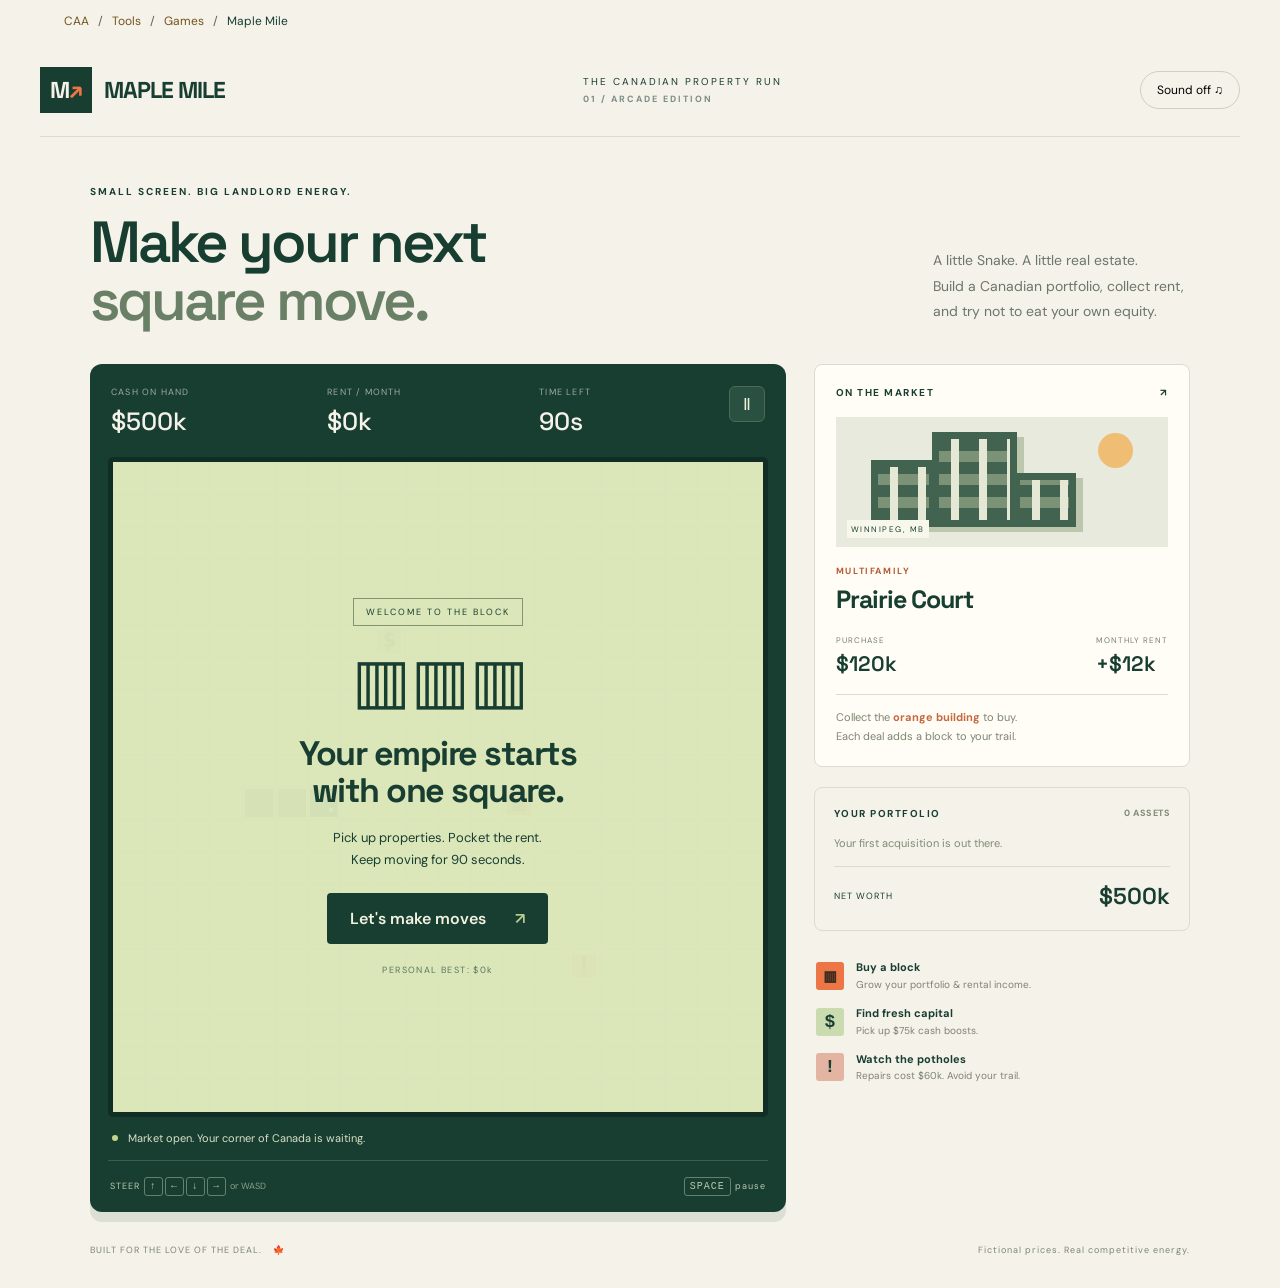
<file: games/maple-mile/index.html>
<!doctype html><html lang="en"><head><meta charset="utf-8"><meta name="viewport" content="width=device-width,initial-scale=1"><title>Maple Mile — Canadian Property Run</title><link rel="stylesheet" href="style.css"><link rel="stylesheet" href="../../assets/navigation.css"><style>.breadcrumbs{padding:12px 5%;margin:0;--ink-3:#576459;--ink-2:#183e32;--gold-text:#73531d}</style></head><body><nav class="breadcrumbs" aria-label="Breadcrumb"><ol><li><a href="https://www.canadianapartmentadvisors.com/">CAA</a></li><li><a href="../../index.html">Tools</a></li><li><a href="../../index.html#games">Games</a></li><li aria-current="page">Maple Mile</li></ol></nav>
<header><a class="brand" href="./"><span class="logo">M<span>↗</span></span> MAPLE MILE</a><span class="edition">THE CANADIAN PROPERTY RUN <b>01 / ARCADE EDITION</b></span><button id="sound" aria-pressed="false">Sound off ♫</button></header>
<main><section class="intro"><div><p class="eyebrow">SMALL SCREEN. BIG LANDLORD ENERGY.</p><h1>Make your next<br><em>square move.</em></h1></div><p class="pitch">A little Snake. A little real estate.<br>Build a Canadian portfolio, collect rent,<br>and try not to eat your own equity.</p></section>
<div class="layout"><section class="machine"><div class="dashboard"><div><span>CASH ON HAND</span><strong id="cash">$500k</strong></div><div><span>RENT / MONTH</span><strong id="rent">$0</strong></div><div><span>TIME LEFT</span><strong id="time">90s</strong></div><button id="pause" aria-label="Pause game">Ⅱ</button></div><div class="screen"><canvas id="board" width="600" height="600" aria-label="Property Snake game. Use arrow keys or WASD to steer." tabindex="0"></canvas><div class="overlay" id="overlay"><span class="tag">WELCOME TO THE BLOCK</span><div class="pixelbuilding">▥ ▥ ▥</div><h2 id="overlayTitle">Your empire starts<br>with one square.</h2><p id="overlayText">Pick up properties. Pocket the rent.<br>Keep moving for 90 seconds.</p><button class="primary" id="start">Let's make moves <span>↗</span></button><small id="best">PERSONAL BEST: $0</small></div></div><div class="ticker"><span class="live"></span><span id="news" aria-live="polite">Market open. Your corner of Canada is waiting.</span></div><div class="controls"><span>STEER <kbd>↑</kbd><kbd>←</kbd><kbd>↓</kbd><kbd>→</kbd> <span class="or">or WASD</span></span><span><kbd>SPACE</kbd> pause</span></div><div class="dpad" aria-label="Touch controls"><button data-dir="up" aria-label="Up">↑</button><div><button data-dir="left" aria-label="Left">←</button><button data-dir="down" aria-label="Down">↓</button><button data-dir="right" aria-label="Right">→</button></div></div></section>
<aside><section class="offer"><div class="sectionlabel">ON THE MARKET <span>↗</span></div><div class="propertyart"><div class="sun"></div><div class="building b1"></div><div class="building b2"></div><div class="building b3"></div><span id="city">WINNIPEG, MB</span></div><p class="assettype" id="type">MULTIFAMILY</p><h2 id="property">Prairie Court</h2><div class="deal"><div><span>PURCHASE</span><strong id="price">$120k</strong></div><div><span>MONTHLY RENT</span><strong id="income">+$12k</strong></div></div><p class="hint">Collect the <b>orange building</b> to buy.<br>Each deal adds a block to your trail.</p></section><section class="portfolio"><div class="sectionlabel">YOUR PORTFOLIO <span id="count">0 ASSETS</span></div><div id="assets" class="assets"><p>Your first acquisition is out there.</p></div><div class="equity"><span>NET WORTH</span><strong id="worth">$500k</strong></div></section><section class="guide"><div><span class="key orange">▥</span><p><b>Buy a block</b>Grow your portfolio & rental income.</p></div><div><span class="key mint">$</span><p><b>Find fresh capital</b>Pick up $75k cash boosts.</p></div><div><span class="key red">!</span><p><b>Watch the potholes</b>Repairs cost $60k. Avoid your trail.</p></div></section></aside></div>
<footer><span>BUILT FOR THE LOVE OF THE DEAL. <b>🍁</b></span><span>Fictional prices. Real competitive energy.</span></footer></main><script src="game.js"></script></body></html>
</file>
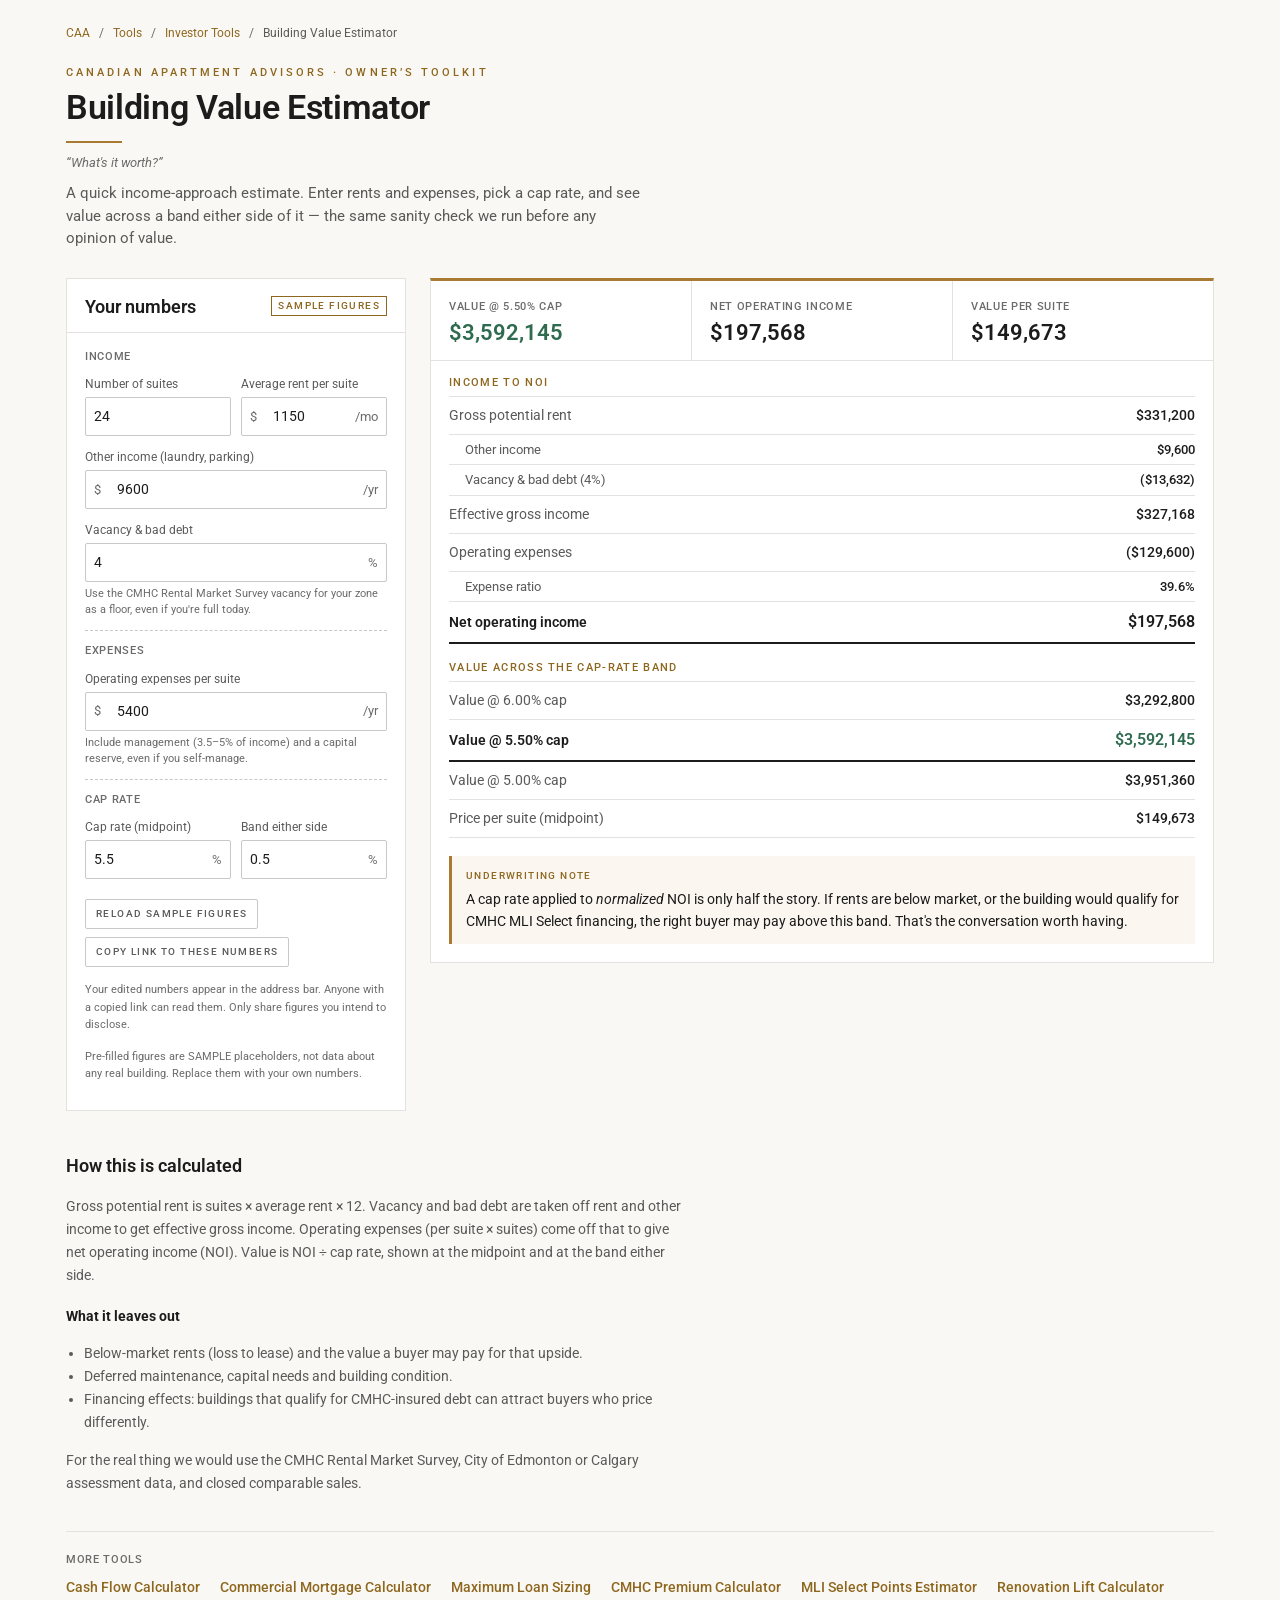
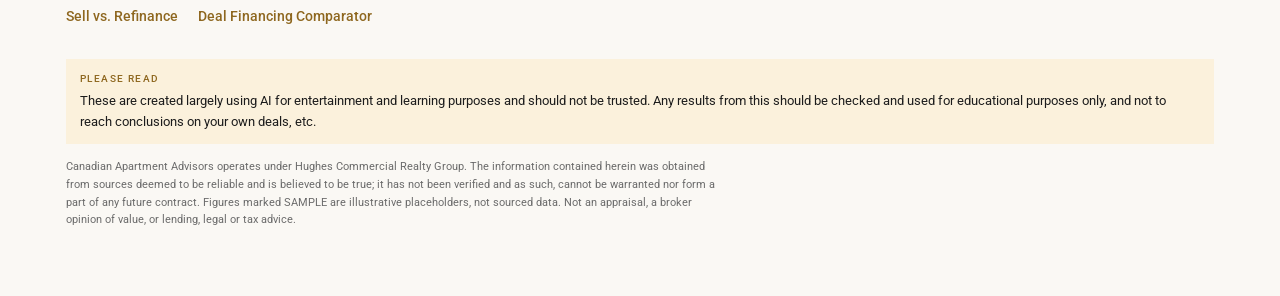
<file: building-value.html>
<!doctype html>
<html lang="en-CA">
<head>
<meta charset="utf-8">
<meta name="viewport" content="width=device-width, initial-scale=1, viewport-fit=cover">
<script async src="https://www.googletagmanager.com/gtag/js?id=G-4LN55ZWS42"></script>
<script>window.dataLayer=window.dataLayer||[];function gtag(){dataLayer.push(arguments);}gtag('js',new Date());gtag('config','G-4LN55ZWS42');</script>
<title>Building Value Estimator | CAA Apartment Investor Tools</title>
<meta name="description" content="Income-approach value estimate for an Alberta apartment building: rents, vacancy and expenses to NOI, then value across a cap-rate band.">
<link rel="canonical" href="https://tools.canadianapartmentadvisors.com/building-value.html">
<meta property="og:title" content="Building Value Estimator | Canadian Apartment Advisors">
<meta property="og:description" content="Income-approach value estimate for an Alberta apartment building: rents, vacancy and expenses to NOI, then value across a cap-rate band.">
<meta property="og:type" content="website">
<meta property="og:url" content="https://tools.canadianapartmentadvisors.com/building-value.html">
<link rel="preconnect" href="https://fonts.googleapis.com">
<link rel="preconnect" href="https://fonts.gstatic.com" crossorigin>
<link rel="stylesheet" href="https://fonts.googleapis.com/css2?family=Roboto:wght@300;400;500;600&display=swap">
<link rel="stylesheet" href="assets/toolkit.css">
<link rel="stylesheet" href="assets/navigation.css">
</head>
<body>
<div class="wrap">
<nav class="breadcrumbs" aria-label="Breadcrumb"><ol><li><a href="https://www.canadianapartmentadvisors.com/">CAA</a></li><li><a href="index.html">Tools</a></li><li><a href="index.html#investor-tools">Investor Tools</a></li><li aria-current="page">Building Value Estimator</li></ol></nav>
<header>
  <div class="eyebrow">Canadian Apartment Advisors &middot; Owner&rsquo;s Toolkit</div>
  <h1>Building Value Estimator</h1>
  <div class="accent-rule"></div>
  <p class="question">&ldquo;What&#x27;s it worth?&rdquo;</p>
  <p class="sub">A quick income-approach estimate. Enter rents and expenses, pick a cap rate, and see value across a band either side of it &mdash; the same sanity check we run before any opinion of value.</p>
</header>
<div class="layout">
  <aside class="panel" id="inputs" aria-label="Inputs"></aside>
  <section id="results" aria-live="polite" aria-label="Results"></section>
</div>
<section class="method">
<h2>How this is calculated</h2>
<p>Gross potential rent is suites &times; average rent &times; 12. Vacancy and bad debt are taken off rent and other income to get effective gross income. Operating expenses (per suite &times; suites) come off that to give net operating income (NOI). Value is NOI &divide; cap rate, shown at the midpoint and at the band either side.</p>
<h3>What it leaves out</h3>
<ul><li>Below-market rents (loss to lease) and the value a buyer may pay for that upside.</li><li>Deferred maintenance, capital needs and building condition.</li><li>Financing effects: buildings that qualify for CMHC-insured debt can attract buyers who price differently.</li></ul>
<p>For the real thing we would use the CMHC Rental Market Survey, City of Edmonton or Calgary assessment data, and closed comparable sales.</p>
</section>
<nav class="related" id="related" aria-label="More tools"></nav>
<div class="notice"><b>Please read</b>These are created largely using AI for entertainment and learning purposes and should not be trusted. Any results from this should be checked and used for educational purposes only, and not to reach conclusions on your own deals, etc.</div>
<p class="disclaimer">Canadian Apartment Advisors operates under Hughes Commercial Realty Group. The information contained herein was obtained from sources deemed to be reliable and is believed to be true; it has not been verified and as such, cannot be warranted nor form a part of any future contract. Figures marked SAMPLE are illustrative placeholders, not sourced data. Not an appraisal, a broker opinion of value, or lending, legal or tax advice.</p>
</div>
<script src="assets/toolkit.js"></script>
<script>
(function(){
"use strict";
var m=CAA.m,f=CAA.f;
CAA.tool({id:"building_value",page:"building-value.html",
groups:[
 {title:"Income",fields:[
  {k:"suites",label:"Number of suites",def:24,step:1,min:1,pair:"start"},
  {k:"rent",label:"Average rent per suite",def:1150,prefix:"$",suffix:"/mo",pair:"end"},
  {k:"other",label:"Other income (laundry, parking)",def:9600,prefix:"$",suffix:"/yr"},
  {k:"vac",label:"Vacancy & bad debt",def:4,suffix:"%",step:0.5,hint:"Use the CMHC Rental Market Survey vacancy for your zone as a floor, even if you're full today."}]},
 {title:"Expenses",fields:[
  {k:"opex",label:"Operating expenses per suite",def:5400,prefix:"$",suffix:"/yr",hint:"Include management (3.5–5% of income) and a capital reserve, even if you self-manage."}]},
 {title:"Cap rate",fields:[
  {k:"cap",label:"Cap rate (midpoint)",def:5.5,suffix:"%",step:0.05,pair:"start"},
  {k:"band",label:"Band either side",def:0.5,suffix:"%",step:0.05,min:0,pair:"end"}]}
],
compute:function(v){
 var gpr=v.suites*v.rent*12, egi=(gpr+v.other)*(1-v.vac/100), opex=v.suites*v.opex, noi=egi-opex;
 var c=v.cap/100,b=Math.abs(v.band)/100;
 var val=function(r){return r>0?noi/r:NaN};
 var lo=val(c+b),mid=val(c),hi=val(c-b);
 var per=v.suites>0?mid/v.suites:NaN, oer=egi>0?opex/egi:NaN;
 return {
  leaders:[{label:"Value @ "+v.cap.toFixed(2)+"% cap",value:f.money(mid),tone:noi>0?"good":"bad"},
           {label:"Net operating income",value:f.money(noi)},
           {label:"Value per suite",value:f.money(per)}],
  rows:[{h:"Income to NOI"},
   {l:"Gross potential rent",v:f.money(gpr)},
   {l:"Other income",v:f.money(v.other),sub:1},
   {l:"Vacancy & bad debt ("+v.vac+"%)",v:f.neg((gpr+v.other)*v.vac/100),sub:1},
   {l:"Effective gross income",v:f.money(egi)},
   {l:"Operating expenses",v:f.neg(opex)},
   {l:"Expense ratio",v:f.pct(oer,1),sub:1},
   {l:"Net operating income",v:f.money(noi),strong:1},
   {h:"Value across the cap-rate band"},
   {l:"Value @ "+(v.cap+Math.abs(v.band)).toFixed(2)+"% cap",v:f.money(lo)},
   {l:"Value @ "+v.cap.toFixed(2)+"% cap",v:f.money(mid),strong:1,tone:"good"},
   {l:"Value @ "+(v.cap-Math.abs(v.band)).toFixed(2)+"% cap",v:(v.cap-Math.abs(v.band))>0?f.money(hi):"–"},
   {l:"Price per suite (midpoint)",v:f.money(per)}],
  note: noi<=0 ? "Expenses exceed income as entered, so there is no income value to capitalize. Check the expense figure, or this is a land or redevelopment conversation rather than an income one."
   : (oer>0.55 ? "An expense ratio above 55% is high for a typical Alberta walk-up. Either there's a cost problem worth fixing before a sale, or the expenses include one-time items a buyer would normalize out. Both change the value."
   : "A cap rate applied to <em>normalized</em> NOI is only half the story. If rents are below market, or the building would qualify for CMHC MLI Select financing, the right buyer may pay above this band. That's the conversation worth having.")
 };
}});
})();
</script>
</body>
</html>
</file>
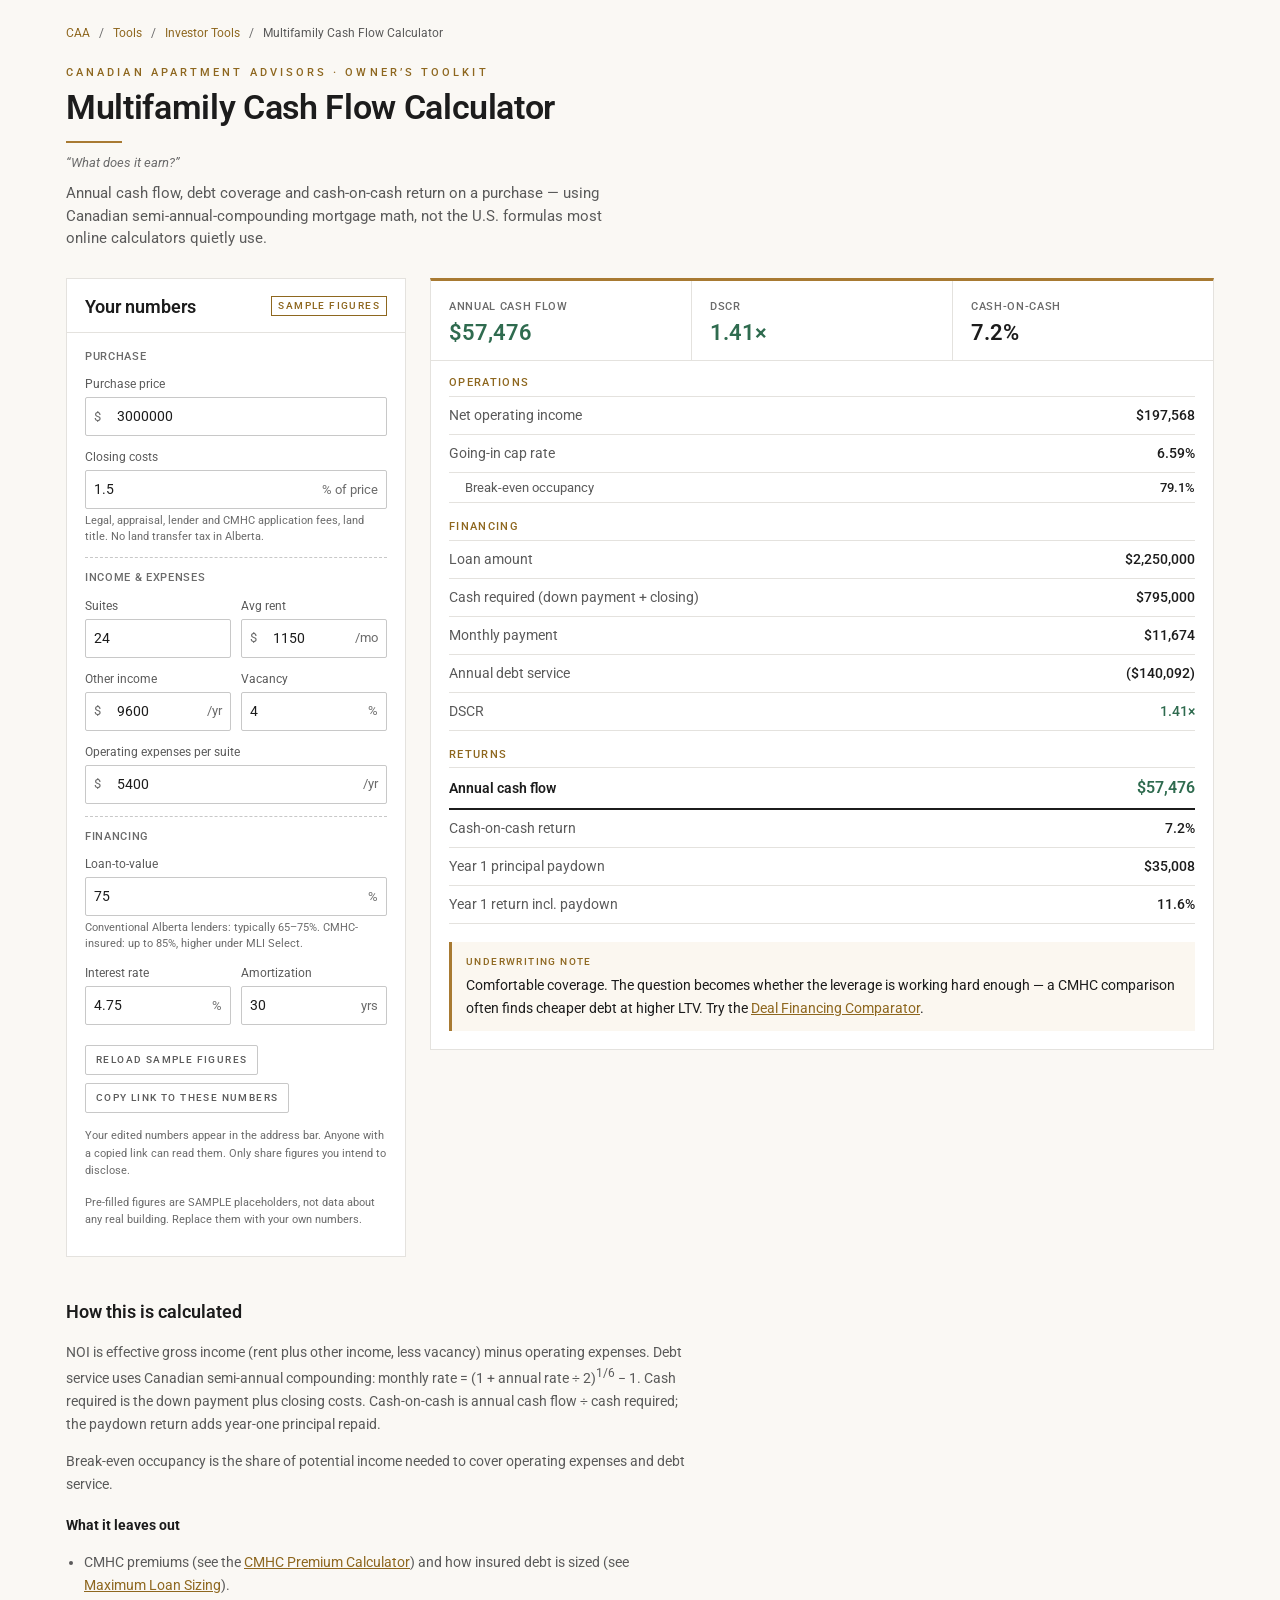
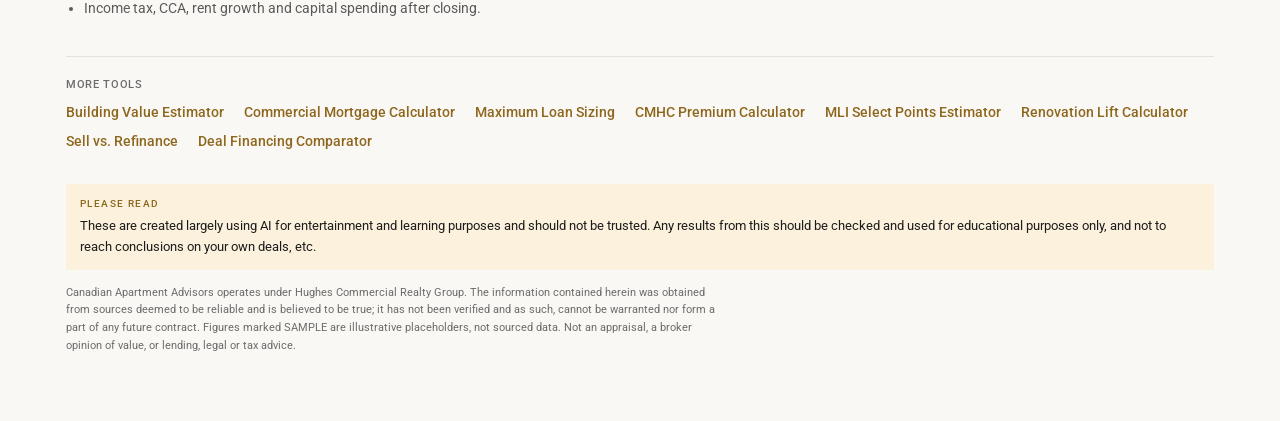
<file: cash-flow.html>
<!doctype html>
<html lang="en-CA">
<head>
<meta charset="utf-8">
<meta name="viewport" content="width=device-width, initial-scale=1, viewport-fit=cover">
<script async src="https://www.googletagmanager.com/gtag/js?id=G-4LN55ZWS42"></script>
<script>window.dataLayer=window.dataLayer||[];function gtag(){dataLayer.push(arguments);}gtag('js',new Date());gtag('config','G-4LN55ZWS42');</script>
<title>Multifamily Cash Flow Calculator | CAA Apartment Investor Tools</title>
<meta name="description" content="Annual cash flow, DSCR, cash-on-cash return and principal paydown on an apartment purchase, using Canadian semi-annual-compounding mortgage math.">
<link rel="canonical" href="https://tools.canadianapartmentadvisors.com/cash-flow.html">
<meta property="og:title" content="Multifamily Cash Flow Calculator | Canadian Apartment Advisors">
<meta property="og:description" content="Annual cash flow, DSCR, cash-on-cash return and principal paydown on an apartment purchase, using Canadian semi-annual-compounding mortgage math.">
<meta property="og:type" content="website">
<meta property="og:url" content="https://tools.canadianapartmentadvisors.com/cash-flow.html">
<link rel="preconnect" href="https://fonts.googleapis.com">
<link rel="preconnect" href="https://fonts.gstatic.com" crossorigin>
<link rel="stylesheet" href="https://fonts.googleapis.com/css2?family=Roboto:wght@300;400;500;600&display=swap">
<link rel="stylesheet" href="assets/toolkit.css">
<link rel="stylesheet" href="assets/navigation.css">
</head>
<body>
<div class="wrap">
<nav class="breadcrumbs" aria-label="Breadcrumb"><ol><li><a href="https://www.canadianapartmentadvisors.com/">CAA</a></li><li><a href="index.html">Tools</a></li><li><a href="index.html#investor-tools">Investor Tools</a></li><li aria-current="page">Multifamily Cash Flow Calculator</li></ol></nav>
<header>
  <div class="eyebrow">Canadian Apartment Advisors &middot; Owner&rsquo;s Toolkit</div>
  <h1>Multifamily Cash Flow Calculator</h1>
  <div class="accent-rule"></div>
  <p class="question">&ldquo;What does it earn?&rdquo;</p>
  <p class="sub">Annual cash flow, debt coverage and cash-on-cash return on a purchase &mdash; using Canadian semi-annual-compounding mortgage math, not the U.S. formulas most online calculators quietly use.</p>
</header>
<div class="layout">
  <aside class="panel" id="inputs" aria-label="Inputs"></aside>
  <section id="results" aria-live="polite" aria-label="Results"></section>
</div>
<section class="method">
<h2>How this is calculated</h2>
<p>NOI is effective gross income (rent plus other income, less vacancy) minus operating expenses. Debt service uses Canadian semi-annual compounding: monthly rate = (1 + annual rate &divide; 2)<sup>1/6</sup> &minus; 1. Cash required is the down payment plus closing costs. Cash-on-cash is annual cash flow &divide; cash required; the paydown return adds year-one principal repaid.</p>
<p>Break-even occupancy is the share of potential income needed to cover operating expenses and debt service.</p>
<h3>What it leaves out</h3>
<ul><li>CMHC premiums (see the <a href="cmhc-premium.html">CMHC Premium Calculator</a>) and how insured debt is sized (see <a href="loan-sizing.html">Maximum Loan Sizing</a>).</li><li>Income tax, CCA, rent growth and capital spending after closing.</li></ul>
</section>
<nav class="related" id="related" aria-label="More tools"></nav>
<div class="notice"><b>Please read</b>These are created largely using AI for entertainment and learning purposes and should not be trusted. Any results from this should be checked and used for educational purposes only, and not to reach conclusions on your own deals, etc.</div>
<p class="disclaimer">Canadian Apartment Advisors operates under Hughes Commercial Realty Group. The information contained herein was obtained from sources deemed to be reliable and is believed to be true; it has not been verified and as such, cannot be warranted nor form a part of any future contract. Figures marked SAMPLE are illustrative placeholders, not sourced data. Not an appraisal, a broker opinion of value, or lending, legal or tax advice.</p>
</div>
<script src="assets/toolkit.js"></script>
<script>
(function(){
"use strict";
var m=CAA.m,f=CAA.f;
CAA.tool({id:"cash_flow",page:"cash-flow.html",
groups:[
 {title:"Purchase",fields:[
  {k:"price",label:"Purchase price",def:3000000,prefix:"$",step:10000},
  {k:"close",label:"Closing costs",def:1.5,suffix:"% of price",step:0.1,hint:"Legal, appraisal, lender and CMHC application fees, land title. No land transfer tax in Alberta."}]},
 {title:"Income & expenses",fields:[
  {k:"suites",label:"Suites",def:24,step:1,min:1,pair:"start"},
  {k:"rent",label:"Avg rent",def:1150,prefix:"$",suffix:"/mo",pair:"end"},
  {k:"other",label:"Other income",def:9600,prefix:"$",suffix:"/yr",pair:"start"},
  {k:"vac",label:"Vacancy",def:4,suffix:"%",step:0.5,pair:"end"},
  {k:"opex",label:"Operating expenses per suite",def:5400,prefix:"$",suffix:"/yr"}]},
 {title:"Financing",fields:[
  {k:"ltv",label:"Loan-to-value",def:75,suffix:"%",step:1,hint:"Conventional Alberta lenders: typically 65–75%. CMHC-insured: up to 85%, higher under MLI Select."},
  {k:"rate",label:"Interest rate",def:4.75,suffix:"%",step:0.05,pair:"start"},
  {k:"am",label:"Amortization",def:30,suffix:"yrs",step:1,min:5,max:50,pair:"end"}]}
],
compute:function(v){
 var gpr=v.suites*v.rent*12, egi=(gpr+v.other)*(1-v.vac/100), noi=egi-v.suites*v.opex;
 var loan=v.price*v.ltv/100, closing=v.price*v.close/100, equity=v.price-loan+closing;
 var pmt=m.payment(loan,v.rate,v.am), ads=pmt*12, cf=noi-ads, dscr=ads>0?noi/ads:Infinity;
 var coc=equity>0?cf/equity:NaN, capIn=v.price>0?noi/v.price:NaN;
 var prin=loan-m.balanceAfter(loan,v.rate,v.am,12), tot=equity>0?(cf+prin)/equity:NaN;
 var be=egi>0?(v.suites*v.opex+ads)/(gpr+v.other):NaN;
 var dTone=!isFinite(dscr)?"":dscr>=1.2?"good":dscr>=1.1?"":"bad";
 var note;
 if(isFinite(dscr)&&dscr<1.1) note="Below a 1.10&times; DSCR this deal won't finance as structured &mdash; CMHC floors at about 1.10 and conventional lenders want 1.20&ndash;1.25. Lower the leverage, lengthen the amortization, or revisit the price.";
 else if(isFinite(dscr)&&dscr<1.25) note="This DSCR clears CMHC territory but is tight for conventional lenders (1.20&ndash;1.25 floors). CMHC-insured debt is the natural fit &mdash; which changes the timeline: certificates take weeks to months, so build that into your condition dates.";
 else note="Comfortable coverage. The question becomes whether the leverage is working hard enough &mdash; a CMHC comparison often finds cheaper debt at higher LTV. Try the <a href=\"financing-comparator.html\">Deal Financing Comparator</a>.";
 return {
  leaders:[{label:"Annual cash flow",value:f.money(cf),tone:cf>=0?"good":"bad"},
           {label:"DSCR",value:f.times(dscr),tone:dTone},
           {label:"Cash-on-cash",value:f.pct(coc,1)}],
  rows:[{h:"Operations"},
   {l:"Net operating income",v:f.money(noi)},
   {l:"Going-in cap rate",v:f.pct(capIn)},
   {l:"Break-even occupancy",v:f.pct(be,1),sub:1},
   {h:"Financing"},
   {l:"Loan amount",v:f.money(loan)},
   {l:"Cash required (down payment + closing)",v:f.money(equity)},
   {l:"Monthly payment",v:f.money(pmt)},
   {l:"Annual debt service",v:f.neg(ads)},
   {l:"DSCR",v:f.times(dscr),tone:dTone},
   {h:"Returns"},
   {l:"Annual cash flow",v:f.money(cf),strong:1,tone:cf>=0?"good":"bad"},
   {l:"Cash-on-cash return",v:f.pct(coc,1)},
   {l:"Year 1 principal paydown",v:f.money(prin)},
   {l:"Year 1 return incl. paydown",v:f.pct(tot,1)}],
  note:note};
}});
})();
</script>
</body>
</html>
</file>
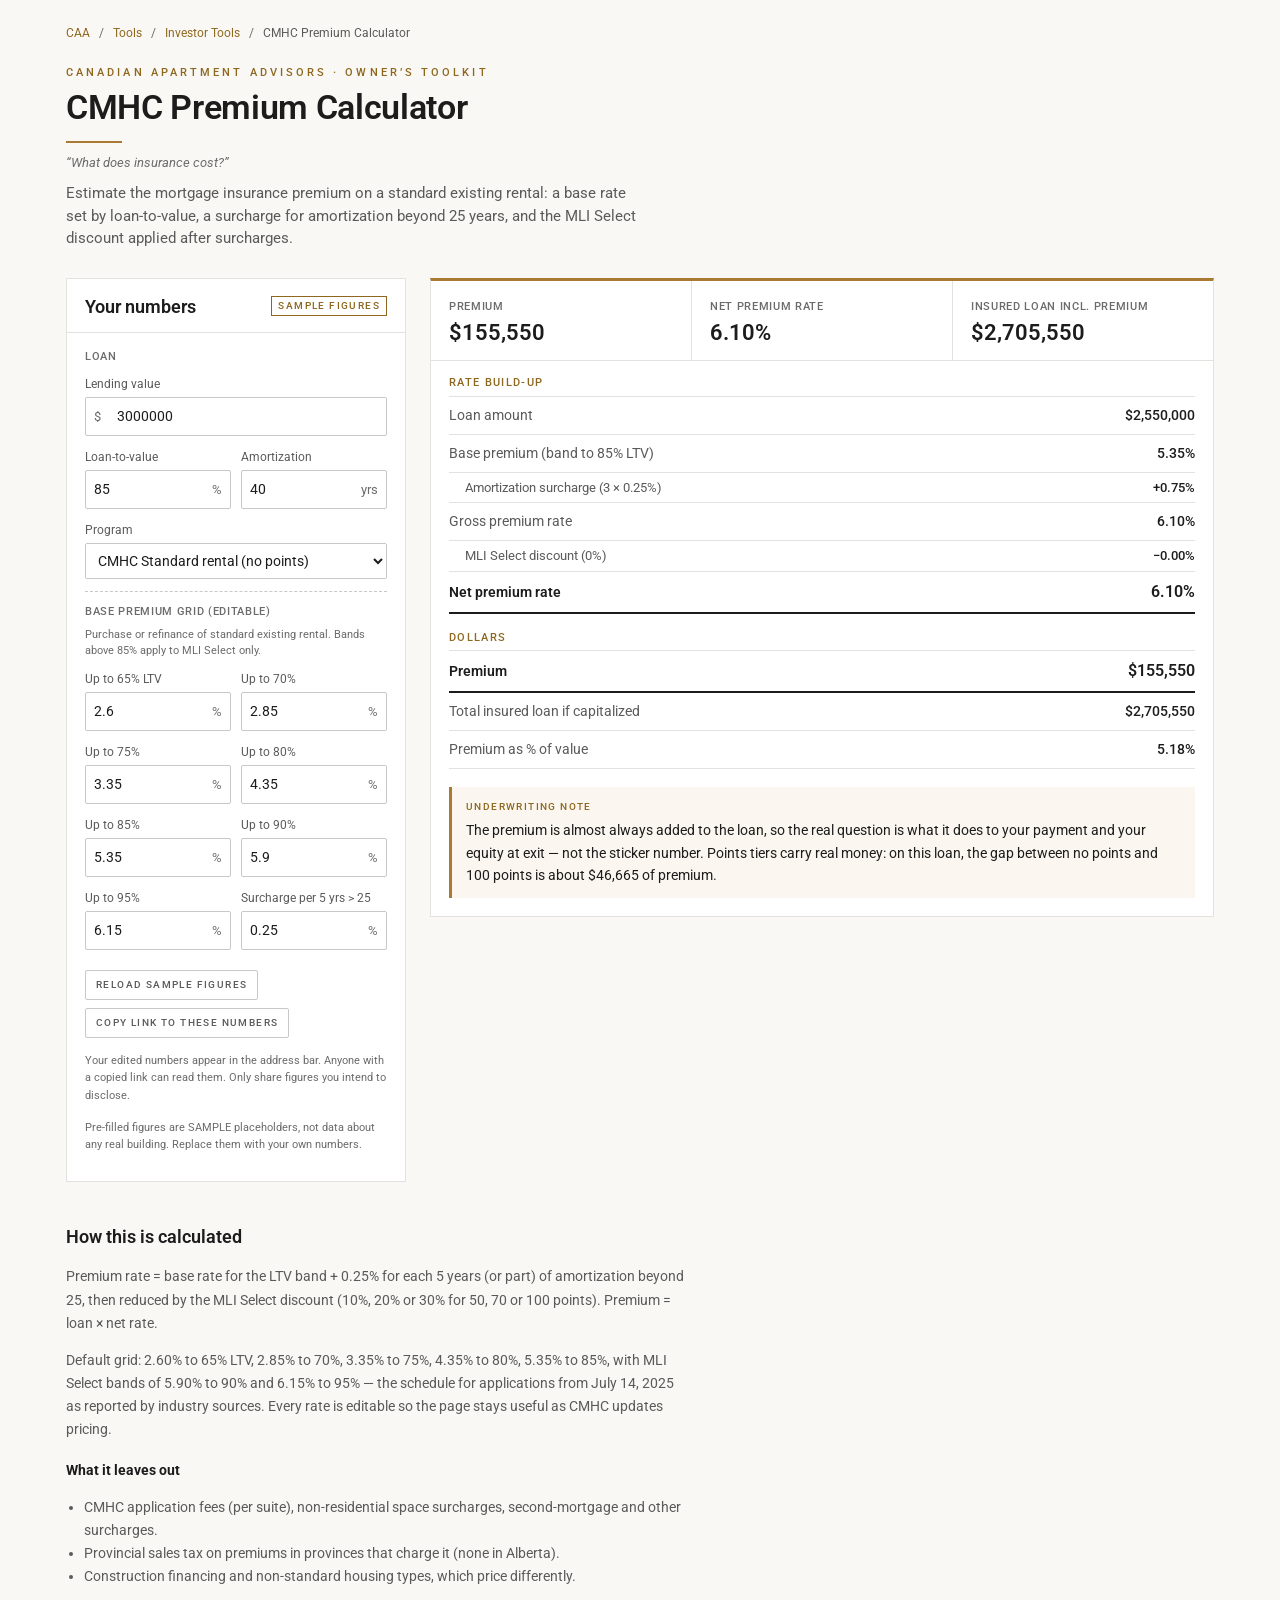
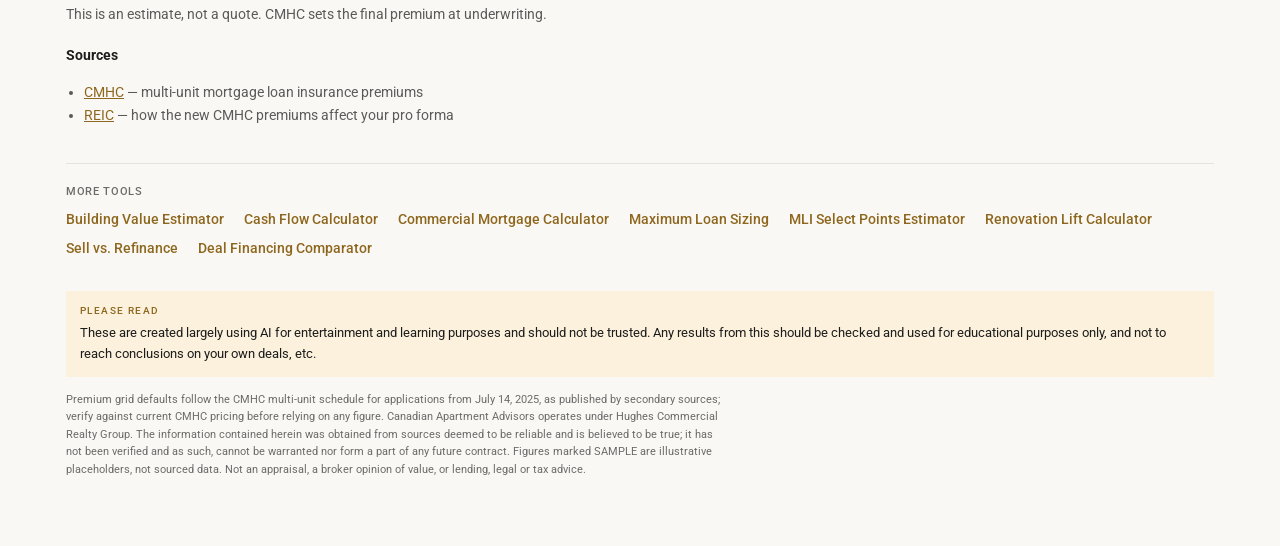
<file: cmhc-premium.html>
<!doctype html>
<html lang="en-CA">
<head>
<meta charset="utf-8">
<meta name="viewport" content="width=device-width, initial-scale=1, viewport-fit=cover">
<script async src="https://www.googletagmanager.com/gtag/js?id=G-4LN55ZWS42"></script>
<script>window.dataLayer=window.dataLayer||[];function gtag(){dataLayer.push(arguments);}gtag('js',new Date());gtag('config','G-4LN55ZWS42');</script>
<title>CMHC Premium Calculator | CAA Apartment Investor Tools</title>
<meta name="description" content="Estimate the CMHC multi-unit mortgage insurance premium: base rate by LTV, amortization surcharge and MLI Select points discount.">
<link rel="canonical" href="https://tools.canadianapartmentadvisors.com/cmhc-premium.html">
<meta property="og:title" content="CMHC Premium Calculator | Canadian Apartment Advisors">
<meta property="og:description" content="Estimate the CMHC multi-unit mortgage insurance premium: base rate by LTV, amortization surcharge and MLI Select points discount.">
<meta property="og:type" content="website">
<meta property="og:url" content="https://tools.canadianapartmentadvisors.com/cmhc-premium.html">
<link rel="preconnect" href="https://fonts.googleapis.com">
<link rel="preconnect" href="https://fonts.gstatic.com" crossorigin>
<link rel="stylesheet" href="https://fonts.googleapis.com/css2?family=Roboto:wght@300;400;500;600&display=swap">
<link rel="stylesheet" href="assets/toolkit.css">
<link rel="stylesheet" href="assets/navigation.css">
</head>
<body>
<div class="wrap">
<nav class="breadcrumbs" aria-label="Breadcrumb"><ol><li><a href="https://www.canadianapartmentadvisors.com/">CAA</a></li><li><a href="index.html">Tools</a></li><li><a href="index.html#investor-tools">Investor Tools</a></li><li aria-current="page">CMHC Premium Calculator</li></ol></nav>
<header>
  <div class="eyebrow">Canadian Apartment Advisors &middot; Owner&rsquo;s Toolkit</div>
  <h1>CMHC Premium Calculator</h1>
  <div class="accent-rule"></div>
  <p class="question">&ldquo;What does insurance cost?&rdquo;</p>
  <p class="sub">Estimate the mortgage insurance premium on a standard existing rental: a base rate set by loan-to-value, a surcharge for amortization beyond 25 years, and the MLI Select discount applied after surcharges.</p>
</header>
<div class="layout">
  <aside class="panel" id="inputs" aria-label="Inputs"></aside>
  <section id="results" aria-live="polite" aria-label="Results"></section>
</div>
<section class="method">
<h2>How this is calculated</h2>
<p>Premium rate = base rate for the LTV band + 0.25% for each 5 years (or part) of amortization beyond 25, then reduced by the MLI Select discount (10%, 20% or 30% for 50, 70 or 100 points). Premium = loan &times; net rate.</p>
<p>Default grid: 2.60% to 65% LTV, 2.85% to 70%, 3.35% to 75%, 4.35% to 80%, 5.35% to 85%, with MLI Select bands of 5.90% to 90% and 6.15% to 95% &mdash; the schedule for applications from July 14, 2025 as reported by industry sources. Every rate is editable so the page stays useful as CMHC updates pricing.</p>
<h3>What it leaves out</h3>
<ul><li>CMHC application fees (per suite), non-residential space surcharges, second-mortgage and other surcharges.</li><li>Provincial sales tax on premiums in provinces that charge it (none in Alberta).</li><li>Construction financing and non-standard housing types, which price differently.</li></ul>
<p>This is an estimate, not a quote. CMHC sets the final premium at underwriting.</p>
<h3>Sources</h3>
<ul><li><a href="https://assets.cmhc-schl.gc.ca/sf/project/archive/publications_4/66798_w_20250513-002a.pdf" rel="noopener">CMHC</a> &mdash; multi-unit mortgage loan insurance premiums</li><li><a href="https://www.reic.ca/article-sept5-25.html" rel="noopener">REIC</a> &mdash; how the new CMHC premiums affect your pro forma</li></ul>
</section>
<nav class="related" id="related" aria-label="More tools"></nav>
<div class="notice"><b>Please read</b>These are created largely using AI for entertainment and learning purposes and should not be trusted. Any results from this should be checked and used for educational purposes only, and not to reach conclusions on your own deals, etc.</div>
<p class="disclaimer">Premium grid defaults follow the CMHC multi-unit schedule for applications from July 14, 2025, as published by secondary sources; verify against current CMHC pricing before relying on any figure. Canadian Apartment Advisors operates under Hughes Commercial Realty Group. The information contained herein was obtained from sources deemed to be reliable and is believed to be true; it has not been verified and as such, cannot be warranted nor form a part of any future contract. Figures marked SAMPLE are illustrative placeholders, not sourced data. Not an appraisal, a broker opinion of value, or lending, legal or tax advice.</p>
</div>
<script src="assets/toolkit.js"></script>
<script>
(function(){
"use strict";
var m=CAA.m,f=CAA.f;
CAA.tool({id:"cmhc_premium",page:"cmhc-premium.html",
groups:[
 {title:"Loan",fields:[
  {k:"value",label:"Lending value",def:3000000,prefix:"$",step:10000},
  {k:"ltv",label:"Loan-to-value",def:85,suffix:"%",step:1,min:1,max:95,pair:"start"},
  {k:"am",label:"Amortization",def:40,suffix:"yrs",step:1,min:25,max:50,pair:"end"},
  {k:"tier",label:"Program",def:"0",type:"select",options:[["0","CMHC Standard rental (no points)"],["50","MLI Select — 50 points (10% discount)"],["70","MLI Select — 70 points (20% discount)"],["100","MLI Select — 100 points (30% discount)"]]}]},
 {title:"Base premium grid (editable)",note:"Purchase or refinance of standard existing rental. Bands above 85% apply to MLI Select only.",fields:[
  {k:"g65",label:"Up to 65% LTV",def:2.60,suffix:"%",step:0.05,pair:"start"},
  {k:"g70",label:"Up to 70%",def:2.85,suffix:"%",step:0.05,pair:"end"},
  {k:"g75",label:"Up to 75%",def:3.35,suffix:"%",step:0.05,pair:"start"},
  {k:"g80",label:"Up to 80%",def:4.35,suffix:"%",step:0.05,pair:"end"},
  {k:"g85",label:"Up to 85%",def:5.35,suffix:"%",step:0.05,pair:"start"},
  {k:"g90",label:"Up to 90%",def:5.90,suffix:"%",step:0.05,pair:"end"},
  {k:"g95",label:"Up to 95%",def:6.15,suffix:"%",step:0.05,pair:"start"},
  {k:"sur",label:"Surcharge per 5 yrs > 25",def:0.25,suffix:"%",step:0.05,pair:"end"}]}
],
compute:function(v){
 var tier=+v.tier, disc={0:0,50:10,70:20,100:30}[tier]||0;
 var bands=[[65,v.g65],[70,v.g70],[75,v.g75],[80,v.g80],[85,v.g85],[90,v.g90],[95,v.g95]];
 var band=bands.find(function(b){return v.ltv<=b[0]+1e-9})||bands[bands.length-1];
 var loan=v.value*v.ltv/100, base=band[1];
 var steps=Math.max(0,Math.ceil((v.am-25)/5-1e-9)), amS=steps*v.sur;
 var gross=base+amS, net=gross*(1-disc/100), prem=loan*net/100;
 var warn=[];
 if(tier===0&&v.ltv>85) warn.push("Standard CMHC rental insurance tops out at 85% LTV; above that requires MLI Select.");
 if(tier===50&&v.ltv>85) warn.push("50 points generally allows up to 85% LTV on existing buildings.");
 if(v.ltv>95) warn.push("No CMHC rental program goes above 95% LTV.");
 if(tier===0&&v.am>40) warn.push("Standard CMHC rental amortization is generally up to 40 years; longer requires MLI Select.");
 var full=loan*gross/100*0.30;
 return {
  leaders:[{label:"Premium",value:f.money(prem)},{label:"Net premium rate",value:f.pts(net)},{label:"Insured loan incl. premium",value:f.money(loan+prem)}],
  banner: warn.join(" "),
  rows:[{h:"Rate build-up"},
   {l:"Loan amount",v:f.money(loan)},
   {l:"Base premium (band to "+band[0]+"% LTV)",v:f.pts(base)},
   {l:"Amortization surcharge ("+steps+" × "+v.sur.toFixed(2)+"%)",v:"+"+f.pts(amS),sub:1},
   {l:"Gross premium rate",v:f.pts(gross)},
   {l:"MLI Select discount ("+disc+"%)",v:"−"+f.pts(gross-net),sub:1,tone:disc>0?"good":""},
   {l:"Net premium rate",v:f.pts(net),strong:1},
   {h:"Dollars"},
   {l:"Premium",v:f.money(prem),strong:1},
   {l:"Total insured loan if capitalized",v:f.money(loan+prem)},
   {l:"Premium as % of value",v:f.pct(v.value>0?prem/v.value:NaN)}],
  note:"The premium is almost always added to the loan, so the real question is what it does to your payment and your equity at exit &mdash; not the sticker number. Points tiers carry real money: on this loan, the gap between no points and 100 points is about "+f.money(full)+" of premium."};
}});
})();
</script>
</body>
</html>
</file>
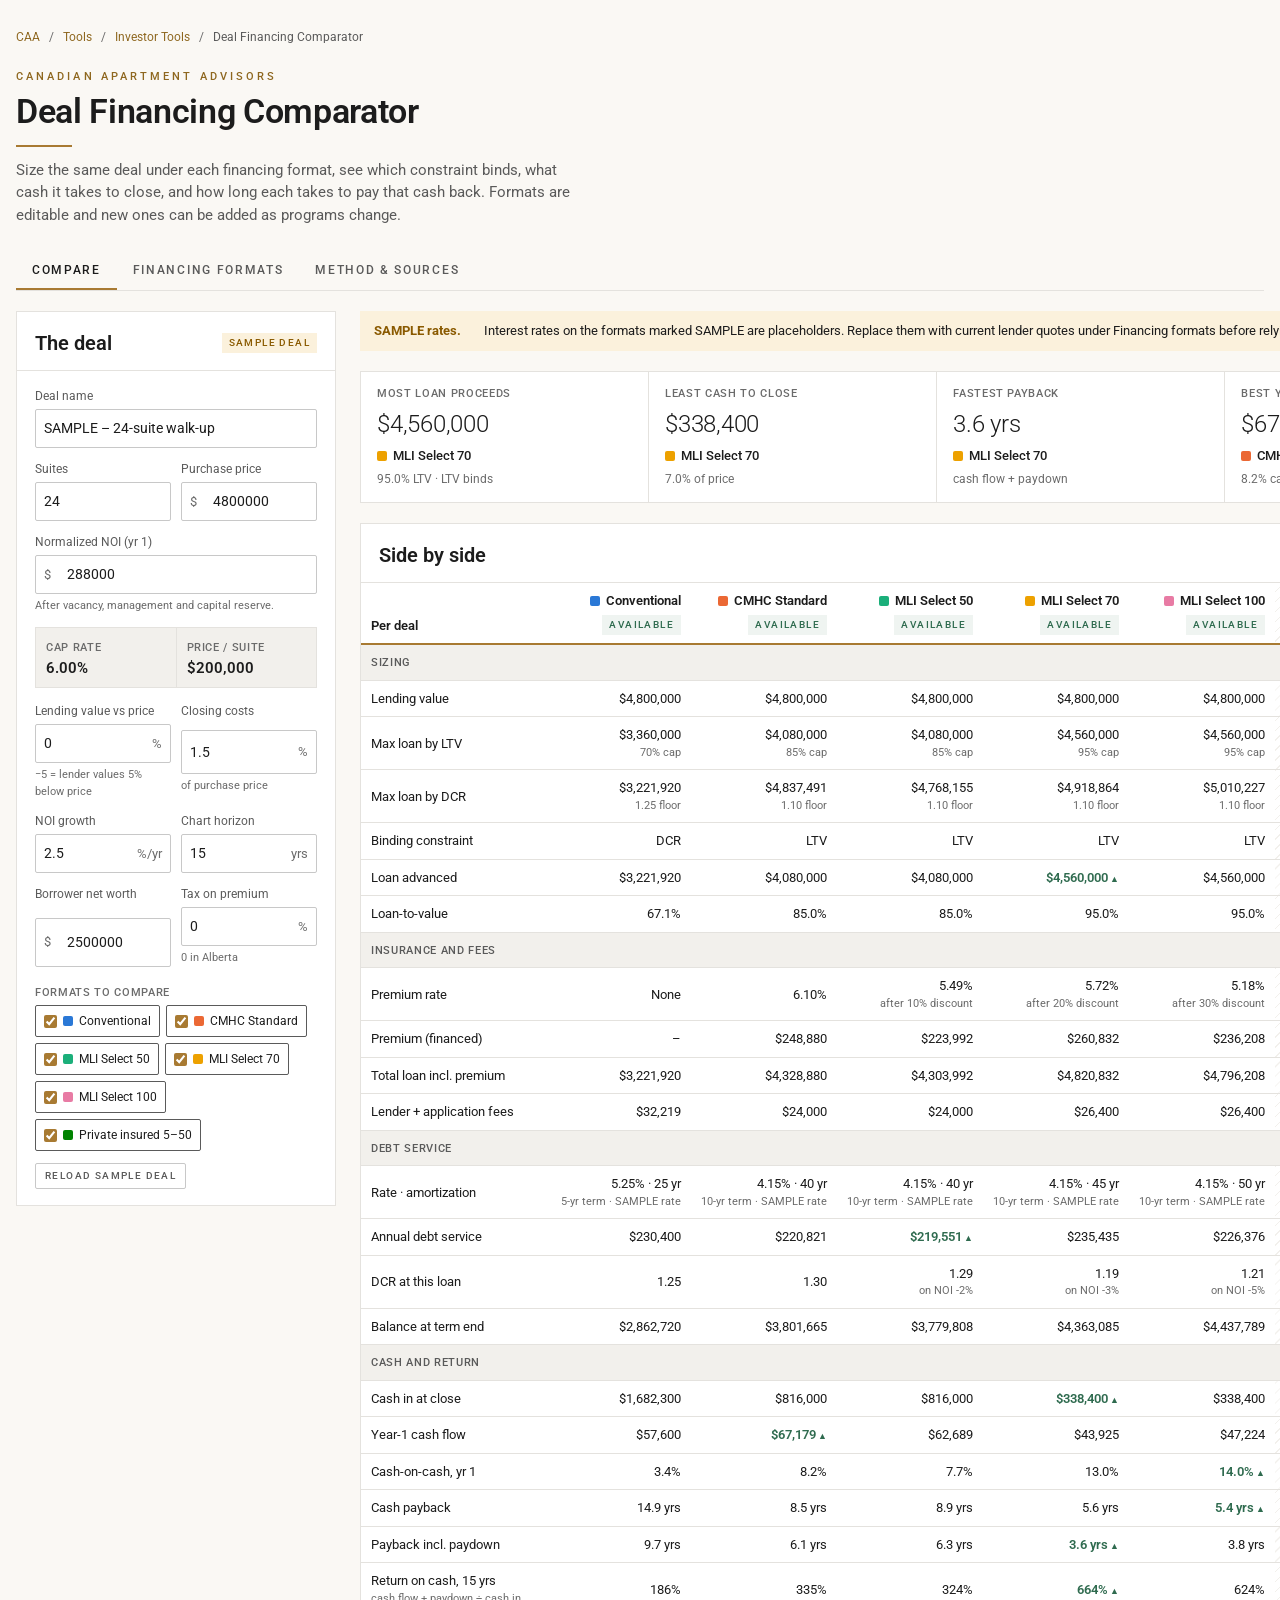
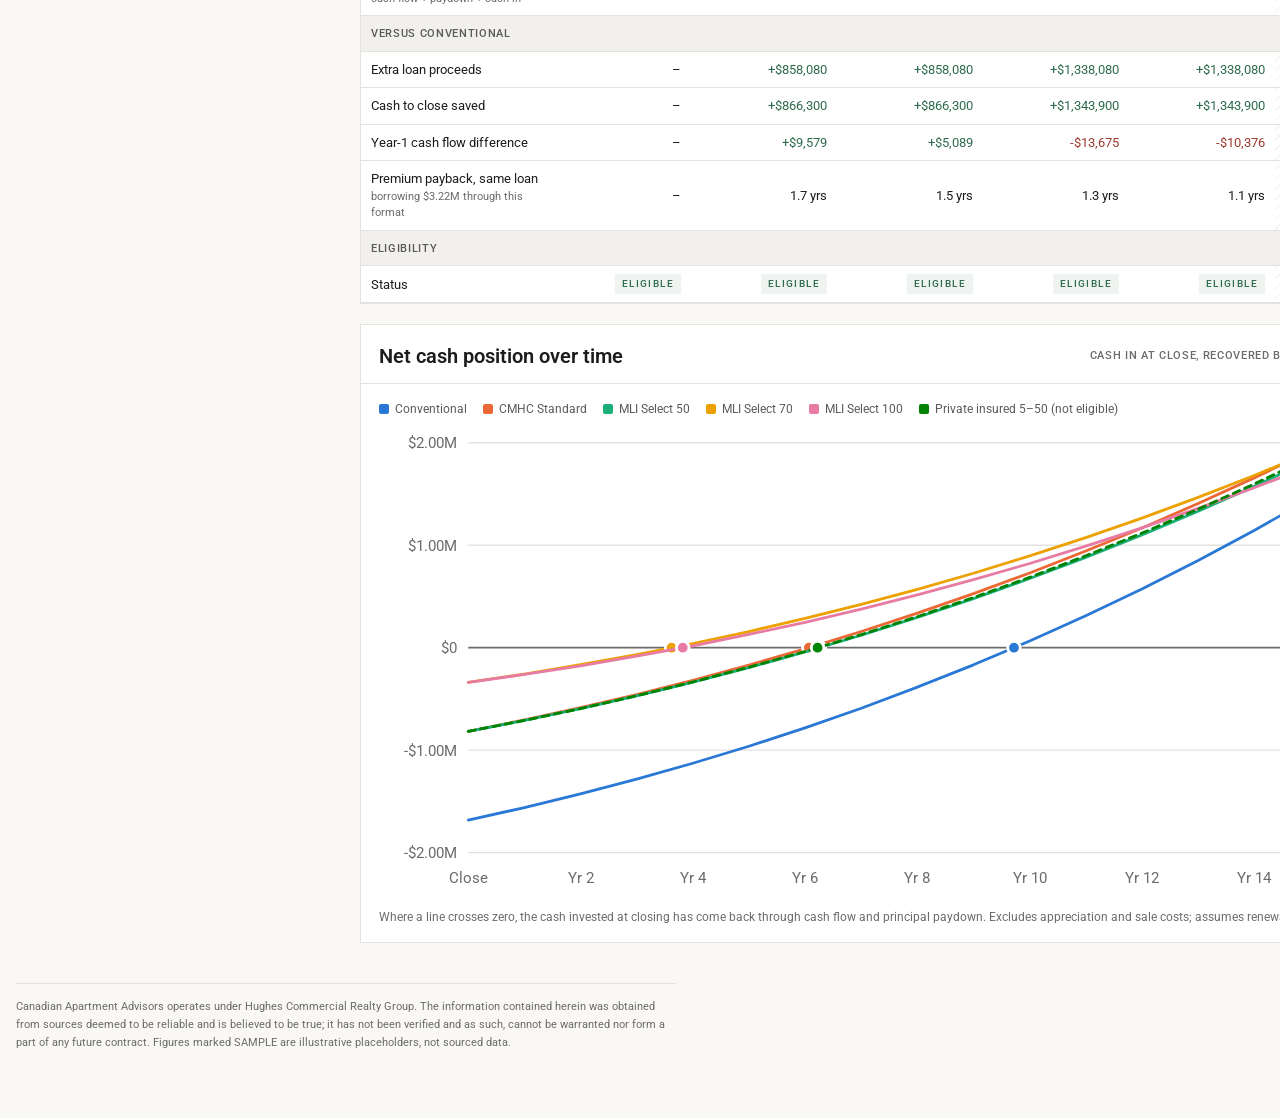
<file: financing-comparator.html>
<!doctype html>
<html lang="en-CA">
<head>
<meta charset="utf-8">
<meta name="viewport" content="width=device-width, initial-scale=1, viewport-fit=cover">
<script async src="https://www.googletagmanager.com/gtag/js?id=G-4LN55ZWS42"></script>
<script>window.dataLayer=window.dataLayer||[];function gtag(){dataLayer.push(arguments);}gtag('js',new Date());gtag('config','G-4LN55ZWS42');</script>
<style>:root{color-scheme:light;padding-top:env(safe-area-inset-top,0px);padding-bottom:env(safe-area-inset-bottom,0px)}body{margin:0;font:14px system-ui,sans-serif}img{max-width:100%}[hidden]{display:none!important}</style>
<link rel="stylesheet" href="assets/navigation.css">
</head>
<body>
<title>Deal Financing Comparator</title>
<meta name="claude:viewport-fit-sides" content="cover">
<link rel="preconnect" href="https://fonts.googleapis.com">
<link rel="preconnect" href="https://fonts.gstatic.com" crossorigin>
<link rel="stylesheet" href="https://fonts.googleapis.com/css2?family=Roboto:wght@300;400;500;600&display=swap">
<style>
/* Layout: brokerage worksheet. Deal inputs rail on the left, comparison ledger on the right; square corners, hairline rules, gold reserved for labels and the winner marks. */
:root{
  --bg:#FAF8F4; --card:#FFFFFF; --sunken:#F2F0EC;
  --ink:#1C1C1C; --ink-2:#5A5A5A; --ink-3:#6B6B6B;
  --rule:#E4E2DE; --rule-2:#C8C8C8;
  --gold:#A87A32; --gold-text:#8E671F; --gold-soft:#FBF7F0; --gold-tint:#F4EADA;
  --green:#2F6B4F; --green-soft:#EFF4F1;
  --neg:#9B3A2F; --neg-soft:#F6E8E6;
  --warn:#8A5A00; --warn-soft:#FBF1DC;
  --s1:#2a78d6; --s2:#eb6834; --s3:#1baf7a; --s4:#eda100; --s5:#e87ba4; --s6:#008300; --s7:#6250d6; --s8:#e34948;
  --font:"Roboto","Helvetica Neue",Arial,sans-serif;
  --ease:cubic-bezier(.2,.6,.2,1);
}
@media (prefers-color-scheme: dark){:root:not([data-theme="light"]){
  --bg:#141412; --card:#1C1B19; --sunken:#23221F;
  --ink:#EEEBE5; --ink-2:#BDB8AE; --ink-3:#A39E95;
  --rule:#33312D; --rule-2:#4A4741;
  --gold:#BE9755; --gold-text:#CDA867; --gold-soft:#2A241A; --gold-tint:#352C1D;
  --green:#6FB08F; --green-soft:#1C2A23;
  --neg:#E08A7E; --neg-soft:#3A2220;
  --warn:#E2B45A; --warn-soft:#352A14;
  --s1:#3987e5; --s2:#d95926; --s3:#199e70; --s4:#c98500; --s5:#d55181; --s6:#008300; --s7:#9085e9; --s8:#e66767;
  color-scheme:dark;
}}
:root[data-theme="dark"]{
  --bg:#141412; --card:#1C1B19; --sunken:#23221F;
  --ink:#EEEBE5; --ink-2:#BDB8AE; --ink-3:#A39E95;
  --rule:#33312D; --rule-2:#4A4741;
  --gold:#BE9755; --gold-text:#CDA867; --gold-soft:#2A241A; --gold-tint:#352C1D;
  --green:#6FB08F; --green-soft:#1C2A23;
  --neg:#E08A7E; --neg-soft:#3A2220;
  --warn:#E2B45A; --warn-soft:#352A14;
  --s1:#3987e5; --s2:#d95926; --s3:#199e70; --s4:#c98500; --s5:#d55181; --s6:#008300; --s7:#9085e9; --s8:#e66767;
  color-scheme:dark;
}
*{box-sizing:border-box}
body{background:var(--bg);color:var(--ink);font-family:var(--font);font-size:14px;line-height:1.5;font-variant-numeric:tabular-nums}
.wrap{max-width:1320px;margin:0 auto;padding-left:max(16px,env(safe-area-inset-left,0px));padding-right:max(16px,env(safe-area-inset-right,0px));padding-block:28px 56px}
.eyebrow{font-size:11px;font-weight:500;letter-spacing:.28em;text-transform:uppercase;color:var(--gold-text)}
.caps{font-size:11px;font-weight:500;letter-spacing:.06em;text-transform:uppercase;color:var(--ink-3)}
h1{font-size:34px;font-weight:600;line-height:1.15;letter-spacing:-.01em;margin:6px 0 0;text-wrap:balance}
h2{font-size:20px;font-weight:600;margin:0;text-wrap:balance}
h3{font-size:15px;font-weight:600;margin:0}
.accent-rule{width:56px;height:2px;background:var(--gold);margin:14px 0 0}
header .sub{color:var(--ink-2);max-width:72ch;margin:12px 0 0;font-size:15px}
.tabs{display:flex;gap:0;border-bottom:1px solid var(--rule);margin:24px 0 20px;overflow-x:auto}
.tab{appearance:none;background:none;border:0;border-bottom:2px solid transparent;color:var(--ink-2);font:500 12px/1 var(--font);letter-spacing:.14em;text-transform:uppercase;padding:14px 16px 12px;cursor:pointer;white-space:nowrap;transition:color 140ms var(--ease)}
.tab:hover{color:var(--ink)}
.tab[aria-selected="true"]{color:var(--ink);border-bottom-color:var(--gold)}
:focus-visible{outline:2px solid var(--gold-text);outline-offset:2px}

.layout{display:grid;grid-template-columns:320px minmax(0,1fr);gap:24px;align-items:start}
@media (max-width:900px){.layout{grid-template-columns:minmax(0,1fr)}}
.panel{background:var(--card);border:1px solid var(--rule)}
.panel-h{padding:16px 18px 12px;border-bottom:1px solid var(--rule);display:flex;justify-content:space-between;align-items:center;gap:8px;flex-wrap:wrap}
.panel-b{padding:16px 18px}
.field{display:grid;gap:4px;margin-bottom:12px}
.field label{font-size:12px;color:var(--ink-2)}
.field .hint{font-size:11px;color:var(--ink-3)}
.inrow{display:flex;align-items:center;border:1px solid var(--rule-2);border-radius:2px;background:var(--card)}
.inrow:focus-within{border-color:var(--gold-text)}
.inrow span{padding:0 8px;color:var(--ink-3);font-size:13px}
input[type=number],input[type=text],select,textarea{font:inherit;color:var(--ink);background:transparent;border:0;padding:8px 8px;width:100%;min-width:0;outline:none}
textarea{border:1px solid var(--rule-2);border-radius:2px;font-family:ui-monospace,Menlo,monospace;font-size:12px;min-height:120px;resize:vertical}
select{border:1px solid var(--rule-2);border-radius:2px}
.two{display:grid;grid-template-columns:1fr 1fr;gap:10px}
.derived{display:grid;grid-template-columns:1fr 1fr;gap:1px;background:var(--rule);border:1px solid var(--rule);margin:4px 0 14px}
.derived div{background:var(--sunken);padding:8px 10px}
.derived b{display:block;font-size:15px;font-weight:600}
.btn{appearance:none;font:500 11px/1 var(--font);letter-spacing:.14em;text-transform:uppercase;padding:10px 12px;border-radius:2px;cursor:pointer;border:1px solid var(--ink);background:transparent;color:var(--ink);transition:background 140ms var(--ease)}
.btn:hover{background:var(--gold-soft)}
.btn.primary{background:var(--gold);border-color:var(--gold);color:#fff}
.btn.primary:hover{background:var(--gold-text);border-color:var(--gold-text)}
.btn.ghost{border-color:var(--rule-2);color:var(--ink-2)}
.btn.small{padding:7px 9px;font-size:10px}
.chips{display:flex;flex-wrap:wrap;gap:6px}
.chip{display:inline-flex;align-items:center;gap:6px;border:1px solid var(--rule-2);border-radius:2px;padding:6px 8px;font-size:12px;cursor:pointer;user-select:none;color:var(--ink-2)}
.chip input{margin:0;accent-color:var(--gold)}
.chip.on{border-color:var(--ink-2);color:var(--ink)}
.sw{width:10px;height:10px;border-radius:2px;display:inline-block;flex:none}
.tag{display:inline-block;font:500 10px/1 var(--font);letter-spacing:.14em;text-transform:uppercase;padding:4px 6px;border:1px solid currentColor;border-radius:0}
.tag.sample{color:var(--warn);background:var(--warn-soft);border-color:transparent}
.tag.live{color:var(--green);background:var(--green-soft);border-color:transparent}
.tag.proposed{color:var(--gold-text);background:var(--gold-tint);border-color:transparent}
.tag.custom{color:var(--ink-2);background:var(--sunken);border-color:transparent}
.tag.bad{color:var(--neg);background:var(--neg-soft);border-color:transparent}

.results{display:grid;gap:20px;min-width:0}
.leaders{display:grid;grid-template-columns:repeat(4,minmax(0,1fr));gap:1px;background:var(--rule);border:1px solid var(--rule)}
@media (max-width:700px){.leaders{grid-template-columns:repeat(2,minmax(0,1fr))}}
.leader{background:var(--card);padding:14px 16px;display:grid;gap:4px;align-content:start}
.leader .v{font-size:24px;font-weight:300;letter-spacing:-.01em;color:var(--ink)}
.leader .who{display:flex;align-items:center;gap:6px;font-size:13px;font-weight:500}
.leader .d{font-size:12px;color:var(--ink-3)}
.banner{display:flex;gap:10px;align-items:flex-start;padding:10px 14px;background:var(--warn-soft);color:var(--ink);font-size:13px;border-left:0}
.banner b{color:var(--warn)}

.tablewrap{overflow-x:auto}
table.cmp{border-collapse:collapse;width:100%;min-width:720px;font-size:13px}
.cmp th,.cmp td{padding:8px 10px;border-bottom:1px solid var(--rule);text-align:right;white-space:nowrap}
.cmp th:first-child,.cmp td:first-child{text-align:left;position:sticky;left:0;background:var(--card);z-index:1;white-space:normal;min-width:190px}
.cmp thead th{vertical-align:bottom;border-bottom:2px solid var(--gold);font-weight:600}
.cmp thead .pname{display:flex;flex-direction:column;align-items:flex-end;gap:5px}
.cmp thead .pname .nm{display:flex;align-items:center;gap:6px;font-size:13px}
.cmp tr.grp td{background:var(--sunken);font-size:11px;font-weight:500;letter-spacing:.06em;text-transform:uppercase;color:var(--ink-2);padding-top:10px}
.cmp tr.grp td:first-child{background:var(--sunken)}
.cmp td.best{font-weight:600;color:var(--green)}
.cmp td.best::after{content:" ▲";font-size:9px}
.cmp td.dim{color:var(--ink-3)}
.cmp td .neg{color:var(--neg)}
.cmp td .pos{color:var(--green)}
.cmp .rl{display:block}
.cmp .rh{display:block;font-size:11px;color:var(--ink-3);font-weight:400}
.cmp col.inel{background:repeating-linear-gradient(135deg,transparent 0 6px,var(--sunken) 6px 7px)}
.flags{display:flex;flex-direction:column;align-items:flex-end;gap:4px}

.chart-box{position:relative}
.chart-box svg{display:block;width:100%;height:auto}
.legend{display:flex;flex-wrap:wrap;gap:6px 16px;font-size:12px;color:var(--ink-2);margin:0 0 8px}
.legend span{display:inline-flex;align-items:center;gap:6px}
.tip{position:absolute;pointer-events:none;background:var(--card);border:1px solid var(--rule-2);box-shadow:0 2px 4px rgba(18,18,18,.06),0 18px 48px rgba(18,18,18,.10);padding:8px 10px;font-size:12px;min-width:200px}
.tip .row{display:flex;justify-content:space-between;gap:12px;align-items:center}
.tip .row span:first-child{display:inline-flex;align-items:center;gap:6px;color:var(--ink-2)}
.note{font-size:12px;color:var(--ink-3);margin:8px 0 0}

/* formats */
.fmt-grid{display:grid;grid-template-columns:repeat(auto-fill,minmax(min(100%,380px),1fr));gap:16px}
.fmt .panel-h .nm{display:flex;align-items:center;gap:8px}
.fmt .grid3{display:grid;grid-template-columns:repeat(3,minmax(0,1fr));gap:10px}
@media (max-width:420px){.fmt .grid3{grid-template-columns:repeat(2,minmax(0,1fr))}}
.fmt .field{margin-bottom:8px}
.fmt .field label{font-size:11px}
.fmt .actions{display:flex;gap:8px;flex-wrap:wrap;padding:12px 18px;border-top:1px solid var(--rule)}
.toolbar{display:flex;gap:8px;flex-wrap:wrap;align-items:center;margin-bottom:16px}
.prose{max-width:76ch;font-size:15px;line-height:1.65;color:var(--ink)}
.prose h2{margin:28px 0 8px}
.prose p,.prose li{color:var(--ink-2)}
.prose table{border-collapse:collapse;font-size:13px;margin:8px 0}
.prose td,.prose th{border-bottom:1px solid var(--rule);padding:6px 12px 6px 0;text-align:left}
.prose a{color:var(--gold-text)}
.disclaimer{font-size:11px;line-height:1.6;color:var(--ink-3);border-top:1px solid var(--rule);margin-top:40px;padding-top:14px;max-width:110ch}
@media (prefers-reduced-motion:reduce){*{transition:none!important}}
</style>

<div class="wrap">
<nav class="breadcrumbs" aria-label="Breadcrumb"><ol><li><a href="https://www.canadianapartmentadvisors.com/">CAA</a></li><li><a href="index.html">Tools</a></li><li><a href="index.html#investor-tools">Investor Tools</a></li><li aria-current="page">Deal Financing Comparator</li></ol></nav>
<header>
  <div class="eyebrow">Canadian Apartment Advisors</div>
  <h1>Deal Financing Comparator</h1>
  <div class="accent-rule"></div>
  <p class="sub">Size the same deal under each financing format, see which constraint binds, what cash it takes to close, and how long each takes to pay that cash back. Formats are editable and new ones can be added as programs change.</p>
</header>

<div class="tabs" role="tablist">
  <button class="tab" role="tab" id="tab-compare" aria-selected="true" data-view="compare">Compare</button>
  <button class="tab" role="tab" id="tab-formats" aria-selected="false" data-view="formats">Financing formats</button>
  <button class="tab" role="tab" id="tab-notes" aria-selected="false" data-view="notes">Method &amp; sources</button>
</div>

<!-- COMPARE -->
<section id="view-compare">
<div class="layout">
  <aside class="panel">
    <div class="panel-h"><h2>The deal</h2><span id="sampleTag" class="tag sample">SAMPLE deal</span></div>
    <div class="panel-b">
      <div class="field"><label for="d-name">Deal name</label><div class="inrow"><input id="d-name" type="text"></div></div>
      <div class="two">
        <div class="field"><label for="d-units">Suites</label><div class="inrow"><input id="d-units" type="number" min="1" step="1"></div></div>
        <div class="field"><label for="d-price">Purchase price</label><div class="inrow"><span>$</span><input id="d-price" type="number" step="10000"></div></div>
      </div>
      <div class="field"><label for="d-noi">Normalized NOI (yr 1)</label><div class="inrow"><span>$</span><input id="d-noi" type="number" step="1000"></div><div class="hint">After vacancy, management and capital reserve.</div></div>
      <div class="derived">
        <div><span class="caps">Cap rate</span><b id="o-cap">–</b></div>
        <div><span class="caps">Price / suite</span><b id="o-pps">–</b></div>
      </div>
      <div class="two">
        <div class="field"><label for="d-lv">Lending value vs price</label><div class="inrow"><input id="d-lv" type="number" step="0.5"><span>%</span></div><div class="hint">−5 = lender values 5% below price</div></div>
        <div class="field"><label for="d-close">Closing costs</label><div class="inrow"><input id="d-close" type="number" step="0.1"><span>%</span></div><div class="hint">of purchase price</div></div>
      </div>
      <div class="two">
        <div class="field"><label for="d-growth">NOI growth</label><div class="inrow"><input id="d-growth" type="number" step="0.25"><span>%/yr</span></div></div>
        <div class="field"><label for="d-horizon">Chart horizon</label><div class="inrow"><input id="d-horizon" type="number" min="3" max="40" step="1"><span>yrs</span></div></div>
      </div>
      <div class="two">
        <div class="field"><label for="d-nw">Borrower net worth</label><div class="inrow"><span>$</span><input id="d-nw" type="number" step="50000"></div></div>
        <div class="field"><label for="d-ptax">Tax on premium</label><div class="inrow"><input id="d-ptax" type="number" step="0.5"><span>%</span></div><div class="hint">0 in Alberta</div></div>
      </div>
      <div class="field" style="margin-top:6px"><span class="caps">Formats to compare</span><div class="chips" id="chips"></div></div>
      <div style="display:flex;gap:8px;flex-wrap:wrap;margin-top:6px"><button class="btn ghost small" id="btn-sample">Reload SAMPLE deal</button></div>
    </div>
  </aside>

  <div class="results">
    <div class="banner" id="rateBanner"><b>SAMPLE rates.</b>&nbsp;<span>Interest rates on the formats marked SAMPLE are placeholders. Replace them with current lender quotes under Financing formats before relying on any result.</span></div>
    <div class="leaders" id="leaders"></div>

    <div class="panel">
      <div class="panel-h"><h2>Side by side</h2><span class="caps">▲ best among eligible formats</span></div>
      <div class="tablewrap"><table class="cmp" id="cmp"></table></div>
    </div>

    <div class="panel">
      <div class="panel-h"><h2>Net cash position over time</h2><span class="caps">Cash in at close, recovered by cash flow + principal paydown</span></div>
      <div class="panel-b">
        <div class="legend" id="legend"></div>
        <div class="chart-box" id="chartBox"><svg id="chart" viewBox="0 0 800 340" role="img" aria-label="Net cash position by year for each financing format"></svg><div class="tip" id="tip" hidden></div></div>
        <p class="note">Where a line crosses zero, the cash invested at closing has come back through cash flow and principal paydown. Excludes appreciation and sale costs; assumes renewal at the same rate after the term.</p>
      </div>
    </div>
  </div>
</div>
</section>

<!-- FORMATS -->
<section id="view-formats" hidden>
  <div class="toolbar">
    <button class="btn primary" id="btn-add">Add financing format</button>
    <button class="btn ghost" id="btn-export">Export formats</button>
    <button class="btn ghost" id="btn-import">Import formats</button>
    <button class="btn ghost" id="btn-reset">Reset to defaults</button>
    <span class="note" id="saveNote" style="margin:0">Changes save in this browser.</span>
  </div>
  <div class="panel" id="ioPanel" hidden style="margin-bottom:16px">
    <div class="panel-h"><h3 id="ioTitle">Export</h3><button class="btn ghost small" id="io-close">Close</button></div>
    <div class="panel-b">
      <p class="note" id="ioHelp" style="margin:0 0 8px"></p>
      <textarea id="io-text" spellcheck="false"></textarea>
      <div style="display:flex;gap:8px;margin-top:8px;flex-wrap:wrap"><button class="btn small" id="io-act">Copy</button><span class="note" id="io-msg" style="margin:0"></span></div>
    </div>
  </div>
  <div class="panel" id="confirmReset" hidden style="margin-bottom:16px">
    <div class="panel-b" style="display:flex;gap:12px;align-items:center;flex-wrap:wrap"><span>Replace every format with the built-in defaults? Custom formats will be removed.</span><button class="btn small" id="reset-yes">Reset</button><button class="btn ghost small" id="reset-no">Keep my formats</button></div>
  </div>
  <div class="fmt-grid" id="fmtGrid"></div>
</section>

<!-- NOTES -->
<section id="view-notes" hidden>
<div class="prose">
  <h2>How each format is sized</h2>
  <p>Every format runs through the same engine. The loan is the lesser of the LTV cap on lending value and the loan the NOI can carry at the format's debt-coverage floor. For insured formats the premium is added to the loan and the coverage test is run on the total, so the premium and the loan size are solved together.</p>
  <p>Payments use Canadian semi-annual compounding: monthly rate = (1 + annual rate ÷ 2)<sup>1/6</sup> − 1.</p>
  <p>Insured premiums come from each format's LTV grid, plus the amortization surcharge for every 5 years beyond 25, less any MLI Select points discount. Application fees are per suite and paid in cash.</p>
  <h2>What the payback figures mean</h2>
  <table>
    <tr><th>Metric</th><th>Definition</th></tr>
    <tr><td>Cash in at close</td><td>Price + closing costs + lender fee + insurer application fee + premium tax − loan advanced (premium is financed)</td></tr>
    <tr><td>Cash payback</td><td>Years until cumulative cash flow after debt service equals the cash in</td></tr>
    <tr><td>Payback incl. paydown</td><td>Years until cumulative cash flow plus principal repaid equals the cash in</td></tr>
    <tr><td>Premium payback, same loan</td><td>If you borrowed only the conventional loan amount through this format, the insurance cost divided by the yearly debt-service saving from the lower rate and longer amortization</td></tr>
    <tr><td>Return on cash, horizon</td><td>(Cumulative cash flow + principal paydown) ÷ cash in, over the chart horizon</td></tr>
  </table>
  <h2>Built-in formats and their defaults</h2>
  <p><b>Conventional.</b> 70% LTV, 25-year amortization, 1.25 DCR. Typical of ATB, credit unions and other Alberta balance-sheet lenders; terms vary by lender and borrower.</p>
  <p><b>CMHC Standard Rental (MLI Market).</b> Up to 85% LTV on purchase, 40-year amortization, 1.10 DCR. Premium grid from the schedule effective for applications from July 14, 2025: 2.60% to 65% LTV, 2.85% to 70%, 3.35% to 75%, 4.35% to 80%, 5.35% to 85%, plus 0.25% per 5 years of amortization beyond 25.</p>
  <p><b>CMHC MLI Select 50 / 70 / 100.</b> Same base grid extended to 5.90% (to 90%) and 6.15% (above 90%), with 10% / 20% / 30% premium discounts by points tier. Default LTV and amortization by tier (85%/40, 95%/45, 95%/50) follow the new-construction pattern; existing-building limits are tighter in some tiers, so confirm against the current CMHC MLI Select terms for the specific deal. The "NOI adjustment" field lets you haircut income for affordability commitments, which run at least 10 years and bind a future buyer.</p>
  <p><b>Private insured, 5–50 suites (Budget 2026, proposed).</b> Budget 2026 proposes letting private mortgage insurers insure rental properties of 5 to 50 units (see the Department of Finance backgrounder, <a href="https://www.canada.ca/en/department-finance/news/2026/11/mortgage-insurance-rule-changes-to-support-missing-middle-housing.html" target="_blank" rel="noopener">Mortgage Insurance Rule Changes to Support “Missing Middle” Housing</a>, November 5, 2026): up to 85% LTV and 40-year amortization for existing properties (90% and 50 years for new construction), DCR of 1.15 on 5-year terms and 1.10 on 10-year terms, borrower net worth of at least 25% of the loan with a $100,000 minimum, and no bundling of separately titled properties to reach the unit count. Lenders can submit applications from February 1, 2027. No premium schedule has been published, so this format borrows the CMHC Standard grid as a <b>SAMPLE</b> placeholder; edit it once Sagen, Canada Guaranty or others publish pricing.</p>
  <h2>Adding a format</h2>
  <p>Use <b>Add financing format</b> or <b>Duplicate</b> on an existing card. Every format is a set of parameters: LTV cap, amortization, term, rate, DCR floor, lender fee, application fee, premium grid, surcharge, discount, NOI adjustment, unit range and net-worth test. Export the formats to share a set with the team; import to load one.</p>
  <h2>Sources</h2>
  <ul>
    <li><a href="https://www.canada.ca/en/department-finance/news/2026/11/mortgage-insurance-rule-changes-to-support-missing-middle-housing.html" target="_blank" rel="noopener">Department of Finance Canada: Mortgage Insurance Rule Changes to Support “Missing Middle” Housing (November 5, 2026)</a></li>
    <li><a href="https://www.canadianmortgagetrends.com/2026/11/budget-2026-explained-12-changes-for-housing-mortgages-and-banking/" target="_blank" rel="noopener">Canadian Mortgage Trends: Budget 2026 explained</a></li>
    <li><a href="https://beinsure.com/news/canada-expands-mortgage-insurance-for-multi-unit-housing/" target="_blank" rel="noopener">Beinsure: Canada expands mortgage insurance for multi-unit housing</a></li>
    <li><a href="https://www.connectcre.ca/stories/ottawa-opens-50-unit-apartment-financing-to-private-insurers/" target="_blank" rel="noopener">Connect CRE: Ottawa opens 50-unit apartment financing to private insurers</a></li>
    <li><a href="https://www.reic.ca/article-sept5-25.html" target="_blank" rel="noopener">REIC: How new CMHC premiums impact your pro forma</a></li>
    <li><a href="https://www.cmhc-schl.gc.ca/media-newsroom/notices/2025/cmhc-to-update-multi-unit-mortgage-loan-insurance-premiums" target="_blank" rel="noopener">CMHC: Update to multi-unit mortgage loan insurance premiums</a></li>
  </ul>
  <p>Verify current CMHC parameters, premiums and lender rates before using any figure with a client. This is a financing comparison tool, not lending, legal or tax advice.</p>
</div>
</section>

<p class="disclaimer">Canadian Apartment Advisors operates under Hughes Commercial Realty Group. The information contained herein was obtained from sources deemed to be reliable and is believed to be true; it has not been verified and as such, cannot be warranted nor form a part of any future contract. Figures marked SAMPLE are illustrative placeholders, not sourced data.</p>
</div>

<script>
(function(){
"use strict";
const STORE_KEY="caa-fin-formats-v1", DEAL_KEY="caa-fin-deal-v1";
const SERIES=["--s1","--s2","--s3","--s4","--s5","--s6","--s7","--s8"];

const GRID_STD="65:2.60, 70:2.85, 75:3.35, 80:4.35, 85:5.35";
const GRID_SEL="65:2.60, 70:2.85, 75:3.35, 80:4.35, 85:5.35, 90:5.90, 95:6.15";

/* ---- The format registry. Add a new financing format by adding an object here (or in the app). ---- */
const DEFAULT_FORMATS=[
 {id:"conv",name:"Conventional",status:"live",insurer:"None (balance-sheet lender)",maxLTV:70,amort:25,term:5,rate:5.25,rateSample:true,dscr:1.25,lenderFee:1.0,appFee:0,grid:"",surcharge:0,discount:0,noiAdj:0,minUnits:1,maxUnits:0,nwPct:0,nwMin:0,color:0,
  notes:"Faster to close than insured debt; full recourse is typical."},
 {id:"std",name:"CMHC Standard",status:"live",insurer:"CMHC (MLI Market)",maxLTV:85,amort:40,term:10,rate:4.15,rateSample:true,dscr:1.10,lenderFee:0.5,appFee:150,grid:GRID_STD,surcharge:0.25,discount:0,noiAdj:0,minUnits:5,maxUnits:0,nwPct:25,nwMin:100000,color:1,
  notes:"Certificate takes weeks to months; build it into condition dates."},
 {id:"sel50",name:"MLI Select 50",status:"live",insurer:"CMHC (MLI Select)",maxLTV:85,amort:40,term:10,rate:4.15,rateSample:true,dscr:1.10,lenderFee:0.5,appFee:150,grid:GRID_SEL,surcharge:0.25,discount:10,noiAdj:-2,minUnits:5,maxUnits:0,nwPct:25,nwMin:100000,color:2,
  notes:"NOI adjustment is a SAMPLE haircut for affordability rents. Commitments bind future owners."},
 {id:"sel70",name:"MLI Select 70",status:"live",insurer:"CMHC (MLI Select)",maxLTV:95,amort:45,term:10,rate:4.15,rateSample:true,dscr:1.10,lenderFee:0.5,appFee:150,grid:GRID_SEL,surcharge:0.25,discount:20,noiAdj:-3,minUnits:5,maxUnits:0,nwPct:25,nwMin:100000,color:3,
  notes:"Verify tier limits for existing buildings; NOI adjustment is SAMPLE."},
 {id:"sel100",name:"MLI Select 100",status:"live",insurer:"CMHC (MLI Select)",maxLTV:95,amort:50,term:10,rate:4.15,rateSample:true,dscr:1.10,lenderFee:0.5,appFee:150,grid:GRID_SEL,surcharge:0.25,discount:30,noiAdj:-5,minUnits:5,maxUnits:0,nwPct:25,nwMin:100000,color:4,
  notes:"Limited recourse available at this tier. Verify existing-building limits; NOI adjustment is SAMPLE."},
 {id:"priv",name:"Private insured 5–50",status:"proposed",insurer:"Private insurer (Budget 2026)",maxLTV:85,amort:40,term:5,rate:4.25,rateSample:true,dscr:1.15,lenderFee:0.5,appFee:150,grid:GRID_STD,surcharge:0.25,discount:0,noiAdj:0,minUnits:5,maxUnits:50,nwPct:25,nwMin:100000,color:5,
  effective:"2027-02-01",
  notes:"Applications from Feb 1, 2027. DCR 1.15 on 5-yr terms, 1.10 on 10-yr. Premium grid and application fee are SAMPLE placeholders copied from CMHC Standard."}
];
const SAMPLE_DEAL={name:"SAMPLE – 24-suite walk-up",units:24,price:4800000,noi:288000,lv:0,close:1.5,growth:2.5,horizon:15,nw:2500000,ptax:0,isSample:true,show:null};

let formats=load(STORE_KEY)||clone(DEFAULT_FORMATS);
let deal=load(DEAL_KEY)||clone(SAMPLE_DEAL);
if(!deal.show) deal.show=formats.map(f=>f.id);

function clone(x){return JSON.parse(JSON.stringify(x))}
function load(k){try{const v=localStorage.getItem(k);return v?JSON.parse(v):null}catch(e){return null}}
function save(k,v){try{localStorage.setItem(k,JSON.stringify(v))}catch(e){}}
const $=s=>document.querySelector(s);
const css=n=>getComputedStyle(document.documentElement).getPropertyValue(n).trim();
const colorOf=f=>css(SERIES[(f.color??0)%SERIES.length]);
const track=(n,p)=>{try{window.gtag&&window.gtag("event",n,Object.assign({tool:"financing_comparator"},p||{}))}catch(e){}};
let inputTimer=null;const trackInputs=k=>{clearTimeout(inputTimer);inputTimer=setTimeout(()=>track("deal_inputs_changed",{field:k}),1500)};

/* ---- formatting ---- */
const money=v=>v==null||!isFinite(v)?"–":(v<0?"-$":"$")+Math.round(Math.abs(v)).toLocaleString("en-CA");
const kmoney=v=>{if(!isFinite(v))return"–";const a=Math.abs(v),s=v<0?"-$":"$";return a>=1e6?s+(a/1e6).toFixed(2)+"M":a>=1e3?s+Math.round(a/1e3)+"K":s+Math.round(a)};
const pct=(v,d=2)=>v==null||!isFinite(v)?"–":v.toFixed(d)+"%";
const yrs=v=>v==null?"–":!isFinite(v)?"60+ yrs":v.toFixed(1)+" yrs";
const esc=s=>String(s??"").replace(/[&<>"]/g,c=>({"&":"&amp;","<":"&lt;",">":"&gt;",'"':"&quot;"}[c]));

/* ---- Canadian mortgage math (semi-annual compounding) ---- */
const mRate=r=>Math.pow(1+r/200,1/6)-1;
function annualDSper$(rate,amort){const i=mRate(rate),n=amort*12;if(i===0)return 12/n;return 12*i/(1-Math.pow(1+i,-n))}
function balance(L,rate,amort,months){const i=mRate(rate),n=amort*12;if(months>=n)return 0;const p=L*annualDSper$(rate,amort)/12;if(i===0)return L-p*months;const g=Math.pow(1+i,months);return L*g-p*(g-1)/i}

function parseGrid(s){return String(s||"").split(/[,;\n]+/).map(t=>t.trim()).filter(Boolean).map(t=>{const[a,b]=t.split(":").map(Number);return{ltv:a,rate:b}}).filter(r=>isFinite(r.ltv)&&isFinite(r.rate)).sort((a,b)=>a.ltv-b.ltv)}
function premiumRate(f,ltv){
  const g=parseGrid(f.grid); if(!g.length) return 0;
  const band=g.find(b=>ltv*100<=b.ltv+1e-6)||g[g.length-1];
  const sur=Math.max(0,Math.ceil((f.amort-25)/5-1e-9))*(+f.surcharge||0);
  return (band.rate+sur)*(1-(+f.discount||0)/100)/100;
}

/* ---- the engine: one deal + one format -> full result ---- */
function run(f,d){
  const V=d.price*(1+(+d.lv||0)/100);
  const noi=d.noi*(1+(+f.noiAdj||0)/100);
  const dsPer=annualDSper$(f.rate,f.amort);
  const ltvCap=V*f.maxLTV/100;
  const dscrTotal=noi/f.dscr/dsPer;
  let base=Math.min(ltvCap,dscrTotal),pr=0;
  for(let k=0;k<12;k++){pr=premiumRate(f,base/V);base=Math.min(ltvCap,dscrTotal/(1+pr))}
  pr=premiumRate(f,base/V); if(base*(1+pr)>dscrTotal+1) base=dscrTotal/(1+pr);
  base=Math.max(0,base);
  const binding=ltvCap<=dscrTotal/(1+pr)+1?"LTV":"DCR";
  const prem=base*pr, total=base+prem;
  const ds=total*dsPer;
  const lenderFee=base*(+f.lenderFee||0)/100;
  const appFee=d.units*(+f.appFee||0);
  const ptax=prem*(+d.ptax||0)/100;
  const closing=d.price*(+d.close||0)/100;
  const equity=d.price+closing+lenderFee+appFee+ptax-base;
  const cf1=noi-ds;
  // annual path
  const H=60, path=[]; let cum=0,cumP=0,payCash=Infinity,payAll=Infinity;
  for(let y=1;y<=H;y++){
    const cf=noi*Math.pow(1+(+d.growth||0)/100,y-1)-ds;
    const pp=balance(total,f.rate,f.amort,12*(y-1))-balance(total,f.rate,f.amort,12*y);
    const prevC=cum,prevA=cum+cumP;
    cum+=cf; cumP+=pp;
    if(payCash===Infinity&&cum>=equity&&cf>0) payCash=y-1+(equity-prevC)/cf;
    if(payAll===Infinity&&cum+cumP>=equity&&(cf+pp)>0) payAll=y-1+(equity-prevA)/(cf+pp);
    path.push({y,cf,pp,net:cum+cumP-equity});
  }
  const hz=Math.min(+d.horizon||15,H), atH=path[hz-1];
  const termBal=balance(total,f.rate,f.amort,12*f.term);
  // eligibility
  const flags=[];
  if(d.units<f.minUnits) flags.push(`Needs ${f.minUnits}+ suites`);
  if(f.maxUnits>0&&d.units>f.maxUnits) flags.push(`Max ${f.maxUnits} suites`);
  const nwReq=Math.max(base*(+f.nwPct||0)/100,+f.nwMin||0);
  if(nwReq>0&&d.nw<nwReq) flags.push(`Net worth below ${kmoney(nwReq)}`);
  if(cf1<0) flags.push("Negative cash flow");
  let pending=null;
  if(f.status==="proposed"){pending=f.effective?`Not available until ${new Date(f.effective+"T12:00").toLocaleDateString("en-CA",{month:"short",day:"numeric",year:"numeric"})}`:"Proposed, not yet available"}
  return {f,V,noi,ltvCap,dscrTotal:dscrTotal/(1+pr),binding,base,pr,prem,total,ltv:V?base/V:0,ds,dscrAct:ds?noi/ds:Infinity,lenderFee,appFee,ptax,equity,cf1,coc:equity>0?cf1/equity:Infinity,payCash,payAll,path,roeH:atH?(atH.net+equity)/equity:0,termBal,eligible:flags.filter(x=>x!=="Negative cash flow").length===0,flags,pending};
}
function vsConv(r,c){
  if(!c||r.f.id===c.f.id) return null;
  const L=c.base, ltv=L/r.V; let premPay=null;
  if(ltv<=r.f.maxLTV/100+1e-9){
    const pr=premiumRate(r.f,ltv), tot=L*(1+pr);
    const save=c.ds-tot*annualDSper$(r.f.rate,r.f.amort);
    const cost=L*pr*(1+(+deal.ptax||0)/100)+r.appFee+(L*(+r.f.lenderFee||0)/100-L*(+c.f.lenderFee||0)/100);
    premPay=cost<=0?0:save>0?cost/save:Infinity;
  }
  return {extra:r.base-c.base,equitySaved:c.equity-r.equity,dCF:r.cf1-c.cf1,premPay};
}

/* ---- UI: deal inputs ---- */
const F={name:"#d-name",units:"#d-units",price:"#d-price",noi:"#d-noi",lv:"#d-lv",close:"#d-close",growth:"#d-growth",horizon:"#d-horizon",nw:"#d-nw",ptax:"#d-ptax"};
function fillDeal(){for(const k in F){$(F[k]).value=deal[k]}}
for(const k in F){$(F[k]).addEventListener("input",e=>{deal[k]=k==="name"?e.target.value:parseFloat(e.target.value)||0;deal.isSample=false;save(DEAL_KEY,deal);trackInputs(k);render()})}
$("#btn-sample").addEventListener("click",()=>{track("sample_reload");const show=deal.show;deal=clone(SAMPLE_DEAL);deal.show=show;save(DEAL_KEY,deal);fillDeal();render()});

function renderChips(){
  $("#chips").innerHTML=formats.map(f=>{const on=deal.show.includes(f.id);return `<label class="chip${on?" on":""}"><input type="checkbox" data-id="${f.id}"${on?" checked":""}><span class="sw" style="background:${colorOf(f)}"></span>${esc(f.name)}</label>`}).join("");
  $("#chips").querySelectorAll("input").forEach(cb=>cb.addEventListener("change",()=>{const id=cb.dataset.id;deal.show=cb.checked?[...new Set([...deal.show,id])]:deal.show.filter(x=>x!==id);save(DEAL_KEY,deal);render()}));
}

/* ---- render compare ---- */
let lastResults=[];
function render(){
  $("#sampleTag").hidden=!deal.isSample;
  $("#o-cap").textContent=deal.price?pct(deal.noi/deal.price*100):"–";
  $("#o-pps").textContent=deal.units?money(deal.price/deal.units):"–";
  renderChips();
  const shown=formats.filter(f=>deal.show.includes(f.id));
  const res=shown.map(f=>run(f,deal));
  lastResults=res;
  const conv=res.find(r=>r.f.id==="conv")||res.find(r=>!parseGrid(r.f.grid).length);
  res.forEach(r=>r.vs=vsConv(r,conv));
  $("#rateBanner").hidden=!shown.some(f=>f.rateSample);
  renderLeaders(res); renderTable(res,conv); renderChart(res);
}
function okFor(r){return r.eligible&&!r.pending}
function renderLeaders(res){
  const el=res.filter(okFor);
  const pick=(fn,dir)=>el.length?el.reduce((a,b)=>(dir*(fn(b)-fn(a))>0?b:a)):null;
  const items=[
    ["Most loan proceeds",pick(r=>r.base,1),r=>money(r.base),r=>`${pct(r.ltv*100,1)} LTV · ${r.binding} binds`],
    ["Least cash to close",pick(r=>r.equity,-1),r=>money(r.equity),r=>`${pct(r.equity/deal.price*100,1)} of price`],
    ["Fastest payback",pick(r=>isFinite(r.payAll)?-r.payAll:-1e9,1),r=>yrs(r.payAll),r=>"cash flow + paydown"],
    ["Best year-1 cash flow",pick(r=>r.cf1,1),r=>money(r.cf1),r=>`${pct(r.coc*100,1)} cash-on-cash`]
  ];
  const note=res.length&&!el.length?`<div class="leader" style="grid-column:1/-1"><span class="caps">No eligible format</span><span class="d">Every selected format has an eligibility flag. See the table below.</span></div>`:"";
  $("#leaders").innerHTML=note||items.map(([t,r,v,d])=>`<div class="leader"><span class="caps">${t}</span>${r?`<span class="v">${v(r)}</span><span class="who"><span class="sw" style="background:${colorOf(r.f)}"></span>${esc(r.f.name)}</span><span class="d">${d(r)}</span>`:`<span class="d">–</span>`}</div>`).join("");
}
function renderTable(res,conv){
  if(!res.length){$("#cmp").innerHTML=`<tbody><tr><td>Select at least one format.</td></tr></tbody>`;return}
  const el=res.filter(okFor);
  const best=(fn,dir)=>{if(el.length<2)return null;let b=null;el.forEach(r=>{const v=fn(r);if(v==null||!isFinite(v))return;if(b===null||dir*(v-fn(b))>1e-9)b=r});return b};
  const rows=[
    ["grp","Sizing"],
    ["Lending value",r=>money(r.V)],
    ["Max loan by LTV",r=>money(r.ltvCap),null,r=>`${r.f.maxLTV}% cap`],
    ["Max loan by DCR",r=>money(r.dscrTotal),null,r=>`${r.f.dscr.toFixed(2)} floor`],
    ["Binding constraint",r=>r.binding],
    ["Loan advanced",r=>money(r.base),[r=>r.base,1]],
    ["Loan-to-value",r=>pct(r.ltv*100,1)],
    ["grp","Insurance and fees"],
    ["Premium rate",r=>r.pr?pct(r.pr*100):"None",null,r=>r.f.discount?`after ${r.f.discount}% discount`:""],
    ["Premium (financed)",r=>r.prem?money(r.prem):"–"],
    ["Total loan incl. premium",r=>money(r.total)],
    ["Lender + application fees",r=>money(r.lenderFee+r.appFee)],
    ["grp","Debt service"],
    ["Rate · amortization",r=>`${pct(+r.f.rate)} · ${r.f.amort} yr`,null,r=>`${r.f.term}-yr term${r.f.rateSample?" · SAMPLE rate":""}`],
    ["Annual debt service",r=>money(r.ds),[r=>r.ds,-1]],
    ["DCR at this loan",r=>isFinite(r.dscrAct)?r.dscrAct.toFixed(2):"–",null,r=>r.f.noiAdj?`on NOI ${r.f.noiAdj>0?"+":""}${r.f.noiAdj}%`:""],
    ["Balance at term end",r=>money(r.termBal)],
    ["grp","Cash and return"],
    ["Cash in at close",r=>money(r.equity),[r=>r.equity,-1]],
    ["Year-1 cash flow",r=>money(r.cf1),[r=>r.cf1,1]],
    ["Cash-on-cash, yr 1",r=>isFinite(r.coc)?pct(r.coc*100,1):"–",[r=>r.coc,1]],
    ["Cash payback",r=>yrs(r.payCash),[r=>r.payCash,-1]],
    ["Payback incl. paydown",r=>yrs(r.payAll),[r=>r.payAll,-1]],
    [`Return on cash, ${deal.horizon} yrs`,r=>isFinite(r.roeH)?pct(r.roeH*100,0):"–",[r=>r.roeH,1],null,"cash flow + paydown ÷ cash in"],
  ];
  if(conv){rows.push(["grp",`Versus ${conv.f.name}`],
    ["Extra loan proceeds",r=>r.vs?sign(r.vs.extra):"–"],
    ["Cash to close saved",r=>r.vs?sign(r.vs.equitySaved):"–"],
    ["Year-1 cash flow difference",r=>r.vs?sign(r.vs.dCF):"–"],
    ["Premium payback, same loan",r=>!r.vs||r.vs.premPay==null?"–":r.vs.premPay===Infinity?"Never":yrs(r.vs.premPay),null,null,`borrowing ${kmoney(conv.base)} through this format`]);}
  rows.push(["grp","Eligibility"],["Status",r=>`<div class="flags">${r.pending?`<span class="tag proposed">${esc(r.pending)}</span>`:""}${r.flags.map(x=>`<span class="tag bad">${esc(x)}</span>`).join("")}${!r.pending&&!r.flags.length?`<span class="tag live">Eligible</span>`:""}</div>`]);
  let h=`<colgroup><col>${res.map(r=>`<col${okFor(r)?"":` class="inel"`}>`).join("")}</colgroup><thead><tr><th>Per deal</th>${res.map(r=>`<th><div class="pname"><span class="nm"><span class="sw" style="background:${colorOf(r.f)}"></span>${esc(r.f.name)}</span><span class="tag ${r.f.status==="proposed"?"proposed":r.f.status==="custom"?"custom":"live"}">${r.f.status==="proposed"?"Proposed":r.f.status==="custom"?"Custom":"Available"}</span></div></th>`).join("")}</tr></thead><tbody>`;
  for(const row of rows){
    if(row[0]==="grp"){h+=`<tr class="grp"><td colspan="${res.length+1}">${esc(row[1])}</td></tr>`;continue}
    const [label,fn,bestSpec,sub,hint]=row;
    const b=bestSpec?best(bestSpec[0],bestSpec[1]):null;
    h+=`<tr><td><span class="rl">${esc(label)}</span>${hint?`<span class="rh">${esc(hint)}</span>`:""}</td>${res.map(r=>{const s=sub?sub(r):"";return `<td class="${b===r?"best":okFor(r)?"":"dim"}">${fn(r)}${s?`<span class="rh">${esc(s)}</span>`:""}</td>`}).join("")}</tr>`;
  }
  $("#cmp").innerHTML=h+"</tbody>";
}
function sign(v){if(!isFinite(v))return"–";if(Math.abs(v)<0.5)return"$0";return `<span class="${v>0?"pos":"neg"}">${v>0?"+":""}${money(v)}</span>`}

/* ---- chart ---- */
function niceStep(range,count){const raw=range/count,p=Math.pow(10,Math.floor(Math.log10(raw))),m=raw/p;return(m<=1?1:m<=2?2:m<=2.5?2.5:m<=5?5:10)*p}
function renderChart(res){
  const svg=$("#chart"),W=800,H=340,m={l:64,r:132,t:12,b:34};
  const hz=Math.max(3,Math.min(40,Math.round(+deal.horizon||15)));
  $("#legend").innerHTML=res.map(r=>`<span><span class="sw" style="background:${colorOf(r.f)}"></span>${esc(r.f.name)}${okFor(r)?"":" (not eligible)"}</span>`).join("");
  if(!res.length){svg.innerHTML="";return}
  const series=res.map(r=>({r,pts:[{y:0,v:-r.equity},...r.path.slice(0,hz).map(p=>({y:p.y,v:p.net}))]}));
  let lo=Math.min(0,...series.flatMap(s=>s.pts.map(p=>p.v))),hi=Math.max(0,...series.flatMap(s=>s.pts.map(p=>p.v)));
  const step=niceStep(hi-lo||1,5);lo=Math.floor(lo/step)*step;hi=Math.ceil(hi/step)*step;
  const x=y=>m.l+(W-m.l-m.r)*y/hz, yv=v=>m.t+(H-m.t-m.b)*(hi-v)/(hi-lo);
  const ink2=css("--ink-3"),rule=css("--rule"),ink=css("--ink"),card=css("--card");
  let g="";
  for(let v=lo;v<=hi+1e-6;v+=step){g+=`<line x1="${m.l}" x2="${W-m.r}" y1="${yv(v)}" y2="${yv(v)}" stroke="${Math.abs(v)<1e-6?ink2:rule}" stroke-width="${Math.abs(v)<1e-6?1.25:1}"/><text x="${m.l-8}" y="${yv(v)+4}" text-anchor="end" font-size="11" fill="${ink2}">${kmoney(v)}</text>`}
  const xs=hz<=10?1:hz<=20?2:5;
  for(let y=0;y<=hz;y+=xs){g+=`<text x="${x(y)}" y="${H-12}" text-anchor="middle" font-size="11" fill="${ink2}">${y===0?"Close":"Yr "+y}</text>`}
  // lines
  series.forEach(s=>{const c=colorOf(s.r.f);const d=s.pts.map((p,i)=>(i?"L":"M")+x(p.y).toFixed(1)+","+yv(p.v).toFixed(1)).join("");g+=`<path d="${d}" fill="none" stroke="${c}" stroke-width="2" stroke-linejoin="round" stroke-linecap="round"${okFor(s.r)?"":` stroke-dasharray="5 4"`}/>`;
    if(isFinite(s.r.payAll)&&s.r.payAll<=hz){g+=`<circle cx="${x(s.r.payAll)}" cy="${yv(0)}" r="4.5" fill="${c}" stroke="${card}" stroke-width="2"/>`}});
  // end labels with collision nudge
  const ends=series.map(s=>({s,y:yv(s.pts[s.pts.length-1].v)})).sort((a,b)=>a.y-b.y);
  for(let i=1;i<ends.length;i++){if(ends[i].y-ends[i-1].y<14)ends[i].y=ends[i-1].y+14}
  const over=ends.length?ends[ends.length-1].y-(H-m.b):0;if(over>0)ends.forEach(e=>e.y-=over);
  ends.forEach(e=>{g+=`<circle cx="${x(hz)}" cy="${yv(e.s.pts[e.s.pts.length-1].v)}" r="3" fill="${colorOf(e.s.r.f)}"/><text x="${x(hz)+8}" y="${e.y+4}" font-size="11" fill="${ink}">${esc(e.s.r.f.name.length>16?e.s.r.f.name.slice(0,15)+"…":e.s.r.f.name)}</text>`});
  g+=`<line id="xh" x1="0" x2="0" y1="${m.t}" y2="${H-m.b}" stroke="${ink2}" stroke-dasharray="3 3" visibility="hidden"/><rect id="hit" x="${m.l}" y="${m.t}" width="${W-m.l-m.r}" height="${H-m.t-m.b}" fill="transparent"/>`;
  svg.innerHTML=g;
  const hit=svg.querySelector("#hit"),xh=svg.querySelector("#xh"),tip=$("#tip"),box=$("#chartBox");
  const move=ev=>{const rc=svg.getBoundingClientRect();const px=(ev.clientX-rc.left)*W/rc.width;let y=Math.round((px-m.l)/(W-m.l-m.r)*hz);y=Math.max(0,Math.min(hz,y));
    xh.setAttribute("x1",x(y));xh.setAttribute("x2",x(y));xh.setAttribute("visibility","visible");
    tip.innerHTML=`<div class="caps" style="margin-bottom:4px">${y===0?"At close":"End of year "+y}</div>`+series.map(s=>`<div class="row"><span><span class="sw" style="background:${colorOf(s.r.f)}"></span>${esc(s.r.f.name)}</span><b>${money(s.pts[y].v)}</b></div>`).join("");
    tip.hidden=false;const bx=box.getBoundingClientRect();let left=ev.clientX-bx.left+14;if(left+tip.offsetWidth>bx.width)left=ev.clientX-bx.left-tip.offsetWidth-14;tip.style.left=Math.max(0,left)+"px";tip.style.top=Math.max(0,ev.clientY-bx.top-20)+"px"};
  hit.addEventListener("pointermove",move);hit.addEventListener("pointerdown",move);
  hit.addEventListener("pointerleave",()=>{tip.hidden=true;xh.setAttribute("visibility","hidden")});
}

/* ---- formats editor ---- */
const FIELDS=[
 ["name","Name","text"],["insurer","Insurer / lender","text"],["status","Status","status"],
 ["maxLTV","Max LTV %","num"],["amort","Amortization yrs","num"],["term","Term yrs","num"],
 ["rate","Rate %","num"],["dscr","DCR floor","num"],["lenderFee","Lender fee %","num"],
 ["appFee","App fee / suite $","num"],["surcharge","Amort surcharge % per 5 yrs >25","num"],["discount","Premium discount %","num"],
 ["noiAdj","NOI adjustment %","num"],["minUnits","Min suites","num"],["maxUnits","Max suites (0 = none)","num"],
 ["nwPct","Net worth % of loan","num"],["nwMin","Net worth minimum $","num"],["effective","Available from (YYYY-MM-DD)","text"]
];
function renderFormats(){
  $("#fmtGrid").innerHTML=formats.map((f,i)=>`<div class="panel fmt" data-i="${i}">
   <div class="panel-h"><span class="nm"><span class="sw" style="background:${colorOf(f)}"></span><h3>${esc(f.name)}</h3></span><span>${f.rateSample?`<span class="tag sample">SAMPLE rate</span> `:""}<span class="tag ${f.status==="proposed"?"proposed":f.status==="custom"?"custom":"live"}">${f.status==="proposed"?"Proposed":f.status==="custom"?"Custom":"Available"}</span></span></div>
   <div class="panel-b"><div class="grid3">${FIELDS.map(([k,l,t])=>`<div class="field"${k==="name"||k==="insurer"?' style="grid-column:span 3"':""}><label for="f-${i}-${k}">${l}</label>${t==="status"?`<select id="f-${i}-${k}" data-k="${k}"><option value="live"${f.status==="live"?" selected":""}>Available</option><option value="proposed"${f.status==="proposed"?" selected":""}>Proposed</option><option value="custom"${f.status==="custom"?" selected":""}>Custom</option></select>`:`<div class="inrow"><input id="f-${i}-${k}" data-k="${k}" type="${t==="num"?"number":"text"}" step="any" value="${esc(f[k]??"")}"></div>`}</div>`).join("")}</div>
   <div class="field"><label for="f-${i}-grid">Premium grid (max LTV : premium %, comma separated; blank = uninsured)</label><div class="inrow"><input id="f-${i}-grid" data-k="grid" type="text" value="${esc(f.grid)}"></div></div>
   <div class="field"><label for="f-${i}-notes">Notes</label><div class="inrow"><input id="f-${i}-notes" data-k="notes" type="text" value="${esc(f.notes)}"></div></div></div>
   <div class="actions"><button class="btn small" data-act="dup">Duplicate</button>${f.rateSample?`<button class="btn ghost small" data-act="confirm">Mark rate as quoted</button>`:""}<button class="btn ghost small" data-act="del">Remove</button></div></div>`).join("");
  $("#fmtGrid").querySelectorAll(".fmt").forEach(card=>{
    const i=+card.dataset.i;
    card.querySelectorAll("[data-k]").forEach(inp=>inp.addEventListener("change",()=>{const k=inp.dataset.k;const isNum=FIELDS.find(x=>x[0]===k)?.[2]==="num";formats[i][k]=isNum?(parseFloat(inp.value)||0):inp.value;if(k==="rate")formats[i].rateSample=false;track("format_edit",{field:k});persist();if(k==="name"||k==="status"||k==="rate")renderFormats()}));
    card.querySelectorAll("[data-act]").forEach(b=>b.addEventListener("click",()=>{const a=b.dataset.act;
      if(a==="dup"){const c=clone(formats[i]);c.id="f"+Date.now().toString(36);c.name=formats[i].name+" (copy)";c.status="custom";c.color=nextColor();formats.splice(i+1,0,c);deal.show.push(c.id)}
      if(a==="del"){deal.show=deal.show.filter(x=>x!==formats[i].id);formats.splice(i,1)}
      if(a==="confirm"){formats[i].rateSample=false}
      track(a==="dup"?"format_duplicate":a==="del"?"format_remove":"format_rate_confirmed");
      persist();renderFormats()}));
  });
}
function nextColor(){const used=new Set(formats.map(f=>f.color));for(let c=0;c<8;c++)if(!used.has(c))return c;return formats.length%8}
function persist(){save(STORE_KEY,formats);save(DEAL_KEY,deal);render()}
$("#btn-add").addEventListener("click",()=>{track("format_add");const f={id:"f"+Date.now().toString(36),name:"New format",status:"custom",insurer:"",maxLTV:75,amort:30,term:5,rate:5,rateSample:true,dscr:1.2,lenderFee:1,appFee:0,grid:"",surcharge:0,discount:0,noiAdj:0,minUnits:1,maxUnits:0,nwPct:0,nwMin:0,color:nextColor(),notes:""};formats.push(f);deal.show.push(f.id);persist();renderFormats();window.scrollTo({top:document.body.scrollHeight,behavior:"smooth"})});
let ioMode="export";
$("#btn-export").addEventListener("click",()=>{ioMode="export";track("formats_export");$("#ioTitle").textContent="Export formats";$("#ioHelp").textContent="Copy this text and share it. A teammate can paste it under Import formats.";$("#io-text").value=JSON.stringify(formats,null,1);$("#io-act").textContent="Copy";$("#io-msg").textContent="";$("#ioPanel").hidden=false});
$("#btn-import").addEventListener("click",()=>{ioMode="import";$("#ioTitle").textContent="Import formats";$("#ioHelp").textContent="Paste exported formats. They replace the current set.";$("#io-text").value="";$("#io-act").textContent="Load formats";$("#io-msg").textContent="";$("#ioPanel").hidden=false});
$("#io-close").addEventListener("click",()=>{$("#ioPanel").hidden=true});
$("#io-act").addEventListener("click",()=>{const ta=$("#io-text");
  if(ioMode==="export"){navigator.clipboard?.writeText(ta.value).then(()=>{$("#io-msg").textContent="Copied."},()=>{ta.select();$("#io-msg").textContent="Selected. Press Ctrl/Cmd+C to copy."})||(ta.select())}
  else{try{const a=JSON.parse(ta.value);if(!Array.isArray(a)||!a.every(f=>f&&f.id&&f.name&&isFinite(f.maxLTV)))throw 0;formats=a;deal.show=a.map(f=>f.id);persist();renderFormats();track("formats_import");$("#io-msg").textContent=`Loaded ${a.length} formats.`}catch(e){$("#io-msg").textContent="That text isn't an exported format list. Copy it again from Export formats."}}});
$("#btn-reset").addEventListener("click",()=>{$("#confirmReset").hidden=false});
$("#reset-no").addEventListener("click",()=>{$("#confirmReset").hidden=true});
$("#reset-yes").addEventListener("click",()=>{formats=clone(DEFAULT_FORMATS);deal.show=formats.map(f=>f.id);persist();renderFormats();$("#confirmReset").hidden=true});

/* ---- tabs ---- */
document.querySelectorAll(".tab").forEach(t=>t.addEventListener("click",()=>{
  document.querySelectorAll(".tab").forEach(x=>x.setAttribute("aria-selected",x===t?"true":"false"));
  ["compare","formats","notes"].forEach(v=>$("#view-"+v).hidden=v!==t.dataset.view);
  track("tool_tab_view",{tab:t.dataset.view});
  if(t.dataset.view==="formats")renderFormats(); if(t.dataset.view==="compare")render();
}));
window.matchMedia("(prefers-color-scheme: dark)").addEventListener?.("change",render);
new MutationObserver(render).observe(document.documentElement,{attributes:true,attributeFilter:["data-theme"]});

fillDeal(); render();
window.__caa={run,premiumRate,annualDSper$,balance,formats:()=>formats,deal:()=>deal};
})();
</script>
</body></html>
</file>
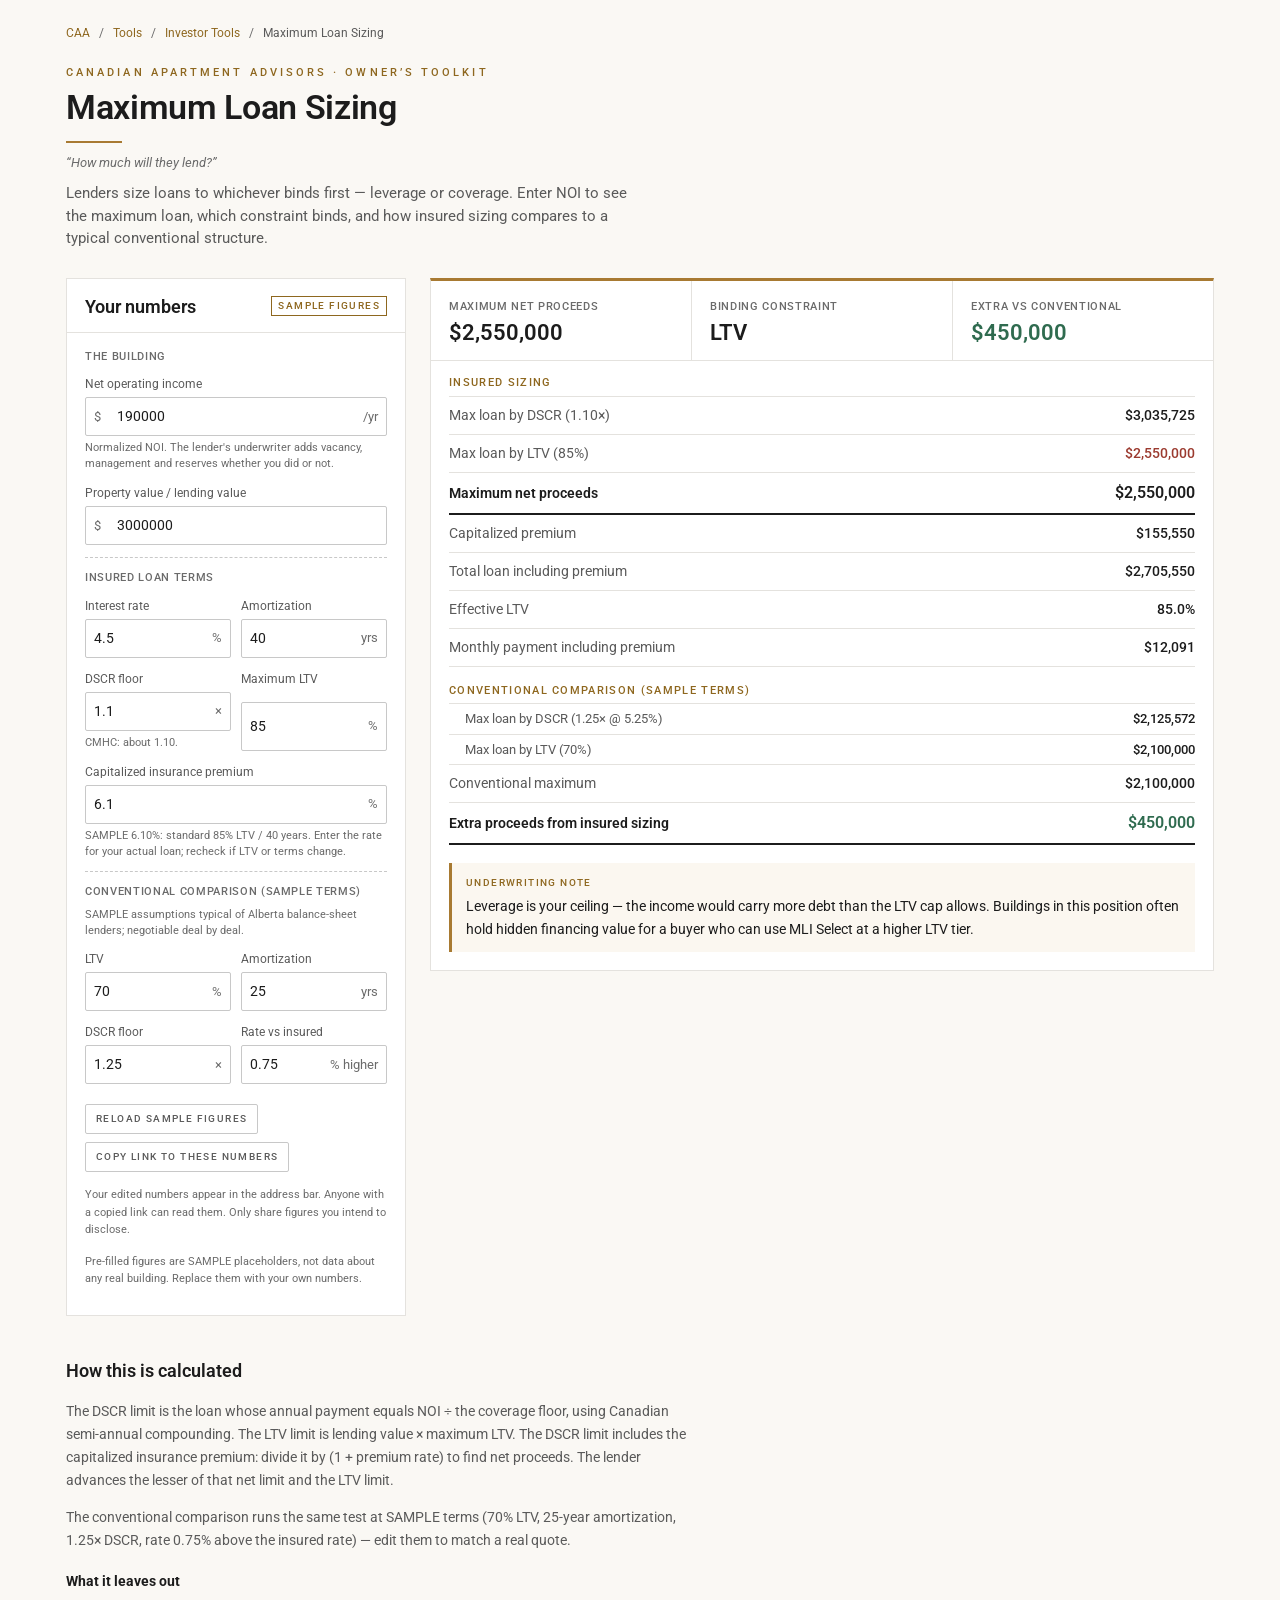
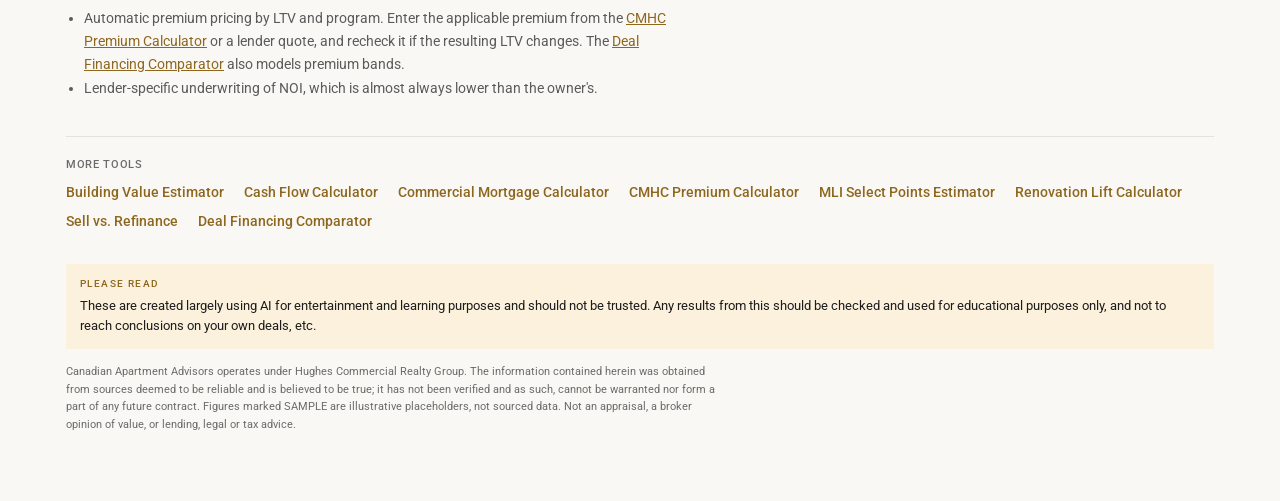
<file: loan-sizing.html>
<!doctype html>
<html lang="en-CA">
<head>
<meta charset="utf-8">
<meta name="viewport" content="width=device-width, initial-scale=1, viewport-fit=cover">
<script async src="https://www.googletagmanager.com/gtag/js?id=G-4LN55ZWS42"></script>
<script>window.dataLayer=window.dataLayer||[];function gtag(){dataLayer.push(arguments);}gtag('js',new Date());gtag('config','G-4LN55ZWS42');</script>
<title>Maximum Loan Sizing | CAA Apartment Investor Tools</title>
<meta name="description" content="How much a lender will lend on an apartment building: the lesser of the LTV cap and the DSCR limit, with a CMHC versus conventional comparison.">
<link rel="canonical" href="https://tools.canadianapartmentadvisors.com/loan-sizing.html">
<meta property="og:title" content="Maximum Loan Sizing | Canadian Apartment Advisors">
<meta property="og:description" content="How much a lender will lend on an apartment building: the lesser of the LTV cap and the DSCR limit, with a CMHC versus conventional comparison.">
<meta property="og:type" content="website">
<meta property="og:url" content="https://tools.canadianapartmentadvisors.com/loan-sizing.html">
<link rel="preconnect" href="https://fonts.googleapis.com">
<link rel="preconnect" href="https://fonts.gstatic.com" crossorigin>
<link rel="stylesheet" href="https://fonts.googleapis.com/css2?family=Roboto:wght@300;400;500;600&display=swap">
<link rel="stylesheet" href="assets/toolkit.css">
<link rel="stylesheet" href="assets/navigation.css">
</head>
<body>
<div class="wrap">
<nav class="breadcrumbs" aria-label="Breadcrumb"><ol><li><a href="https://www.canadianapartmentadvisors.com/">CAA</a></li><li><a href="index.html">Tools</a></li><li><a href="index.html#investor-tools">Investor Tools</a></li><li aria-current="page">Maximum Loan Sizing</li></ol></nav>
<header>
  <div class="eyebrow">Canadian Apartment Advisors &middot; Owner&rsquo;s Toolkit</div>
  <h1>Maximum Loan Sizing</h1>
  <div class="accent-rule"></div>
  <p class="question">&ldquo;How much will they lend?&rdquo;</p>
  <p class="sub">Lenders size loans to whichever binds first &mdash; leverage or coverage. Enter NOI to see the maximum loan, which constraint binds, and how insured sizing compares to a typical conventional structure.</p>
</header>
<div class="layout">
  <aside class="panel" id="inputs" aria-label="Inputs"></aside>
  <section id="results" aria-live="polite" aria-label="Results"></section>
</div>
<section class="method">
<h2>How this is calculated</h2>
<p>The DSCR limit is the loan whose annual payment equals NOI &divide; the coverage floor, using Canadian semi-annual compounding. The LTV limit is lending value &times; maximum LTV. The DSCR limit includes the capitalized insurance premium: divide it by (1 + premium rate) to find net proceeds. The lender advances the lesser of that net limit and the LTV limit.</p>
<p>The conventional comparison runs the same test at SAMPLE terms (70% LTV, 25-year amortization, 1.25&times; DSCR, rate 0.75% above the insured rate) &mdash; edit them to match a real quote.</p>
<h3>What it leaves out</h3>
<ul><li>Automatic premium pricing by LTV and program. Enter the applicable premium from the <a href="cmhc-premium.html">CMHC Premium Calculator</a> or a lender quote, and recheck it if the resulting LTV changes. The <a href="financing-comparator.html">Deal Financing Comparator</a> also models premium bands.</li><li>Lender-specific underwriting of NOI, which is almost always lower than the owner's.</li></ul>
</section>
<nav class="related" id="related" aria-label="More tools"></nav>
<div class="notice"><b>Please read</b>These are created largely using AI for entertainment and learning purposes and should not be trusted. Any results from this should be checked and used for educational purposes only, and not to reach conclusions on your own deals, etc.</div>
<p class="disclaimer">Canadian Apartment Advisors operates under Hughes Commercial Realty Group. The information contained herein was obtained from sources deemed to be reliable and is believed to be true; it has not been verified and as such, cannot be warranted nor form a part of any future contract. Figures marked SAMPLE are illustrative placeholders, not sourced data. Not an appraisal, a broker opinion of value, or lending, legal or tax advice.</p>
</div>
<script src="assets/toolkit.js"></script>
<script>
(function(){
"use strict";
var m=CAA.m,f=CAA.f;
CAA.tool({id:"loan_sizing",page:"loan-sizing.html",
groups:[
 {title:"The building",fields:[
  {k:"noi",label:"Net operating income",def:190000,prefix:"$",suffix:"/yr",step:1000,hint:"Normalized NOI. The lender's underwriter adds vacancy, management and reserves whether you did or not."},
  {k:"value",label:"Property value / lending value",def:3000000,prefix:"$",step:10000}]},
 {title:"Insured loan terms",fields:[
  {k:"rate",label:"Interest rate",def:4.5,suffix:"%",step:0.05,pair:"start"},
  {k:"am",label:"Amortization",def:40,suffix:"yrs",step:1,min:5,max:50,pair:"end"},
  {k:"dscr",label:"DSCR floor",def:1.1,suffix:"×",step:0.05,pair:"start",hint:"CMHC: about 1.10."},
  {k:"ltv",label:"Maximum LTV",def:85,suffix:"%",step:1,pair:"end"},
  {k:"prem",label:"Capitalized insurance premium",def:6.1,suffix:"%",step:0.05,min:0,max:100,hint:"SAMPLE 6.10%: standard 85% LTV / 40 years. Enter the rate for your actual loan; recheck if LTV or terms change."}]},
 {title:"Conventional comparison (SAMPLE terms)",note:"SAMPLE assumptions typical of Alberta balance-sheet lenders; negotiable deal by deal.",fields:[
  {k:"cltv",label:"LTV",def:70,suffix:"%",step:1,pair:"start"},
  {k:"cam",label:"Amortization",def:25,suffix:"yrs",step:1,pair:"end"},
  {k:"cdscr",label:"DSCR floor",def:1.25,suffix:"×",step:0.05,pair:"start"},
  {k:"cspread",label:"Rate vs insured",def:0.75,suffix:"% higher",step:0.05,pair:"end"}]}
],
compute:function(v){
 var factor=1+v.prem/100;
 var byD=m.maxLoanFromNOI(v.noi,v.rate,v.am,v.dscr)/factor, byL=v.value*v.ltv/100;
 var max=Math.min(byD,byL), bind=byD<byL?"DSCR":"LTV";
 var pmt=m.payment(max*factor,v.rate,v.am), eff=v.value>0?max/v.value:NaN;
 var cD=m.maxLoanFromNOI(v.noi,v.rate+v.cspread,v.cam,v.cdscr), cL=v.value*v.cltv/100, cMax=Math.min(cD,cL);
 var delta=max-cMax;
 return {
  leaders:[{label:"Maximum net proceeds",value:f.money(max)},
           {label:"Binding constraint",value:bind},
           {label:"Extra vs conventional",value:f.money(delta),tone:delta>0?"good":""}],
  rows:[{h:"Insured sizing"},
   {l:"Max loan by DSCR ("+v.dscr.toFixed(2)+"×)",v:f.money(byD),tone:bind==="DSCR"?"bad":""},
   {l:"Max loan by LTV ("+v.ltv+"%)",v:f.money(byL),tone:bind==="LTV"?"bad":""},
   {l:"Maximum net proceeds",v:f.money(max),strong:1},
   {l:"Capitalized premium",v:f.money(max*(factor-1))},
   {l:"Total loan including premium",v:f.money(max*factor)},
   {l:"Effective LTV",v:f.pct(eff,1)},
   {l:"Monthly payment including premium",v:f.money(pmt)},
   {h:"Conventional comparison (SAMPLE terms)"},
   {l:"Max loan by DSCR ("+v.cdscr.toFixed(2)+"× @ "+(v.rate+v.cspread).toFixed(2)+"%)",v:f.money(cD),sub:1},
   {l:"Max loan by LTV ("+v.cltv+"%)",v:f.money(cL),sub:1},
   {l:"Conventional maximum",v:f.money(cMax)},
   {l:"Extra proceeds from insured sizing",v:f.money(delta),strong:1,tone:delta>0?"good":""}],
  note: bind==="DSCR"
   ? "Coverage is your ceiling, not leverage &mdash; so every dollar of real NOI improvement adds several dollars of loan capacity (about "+f.money(m.maxLoanFromNOI(1000,v.rate,v.am,v.dscr)/factor)+" per $1,000 of NOI here). That's why lenders and buyers care about rent position before asking price."
   : "Leverage is your ceiling &mdash; the income would carry more debt than the LTV cap allows. Buildings in this position often hold hidden financing value for a buyer who can use MLI Select at a higher LTV tier."};
}});
})();
</script>
</body>
</html>
</file>
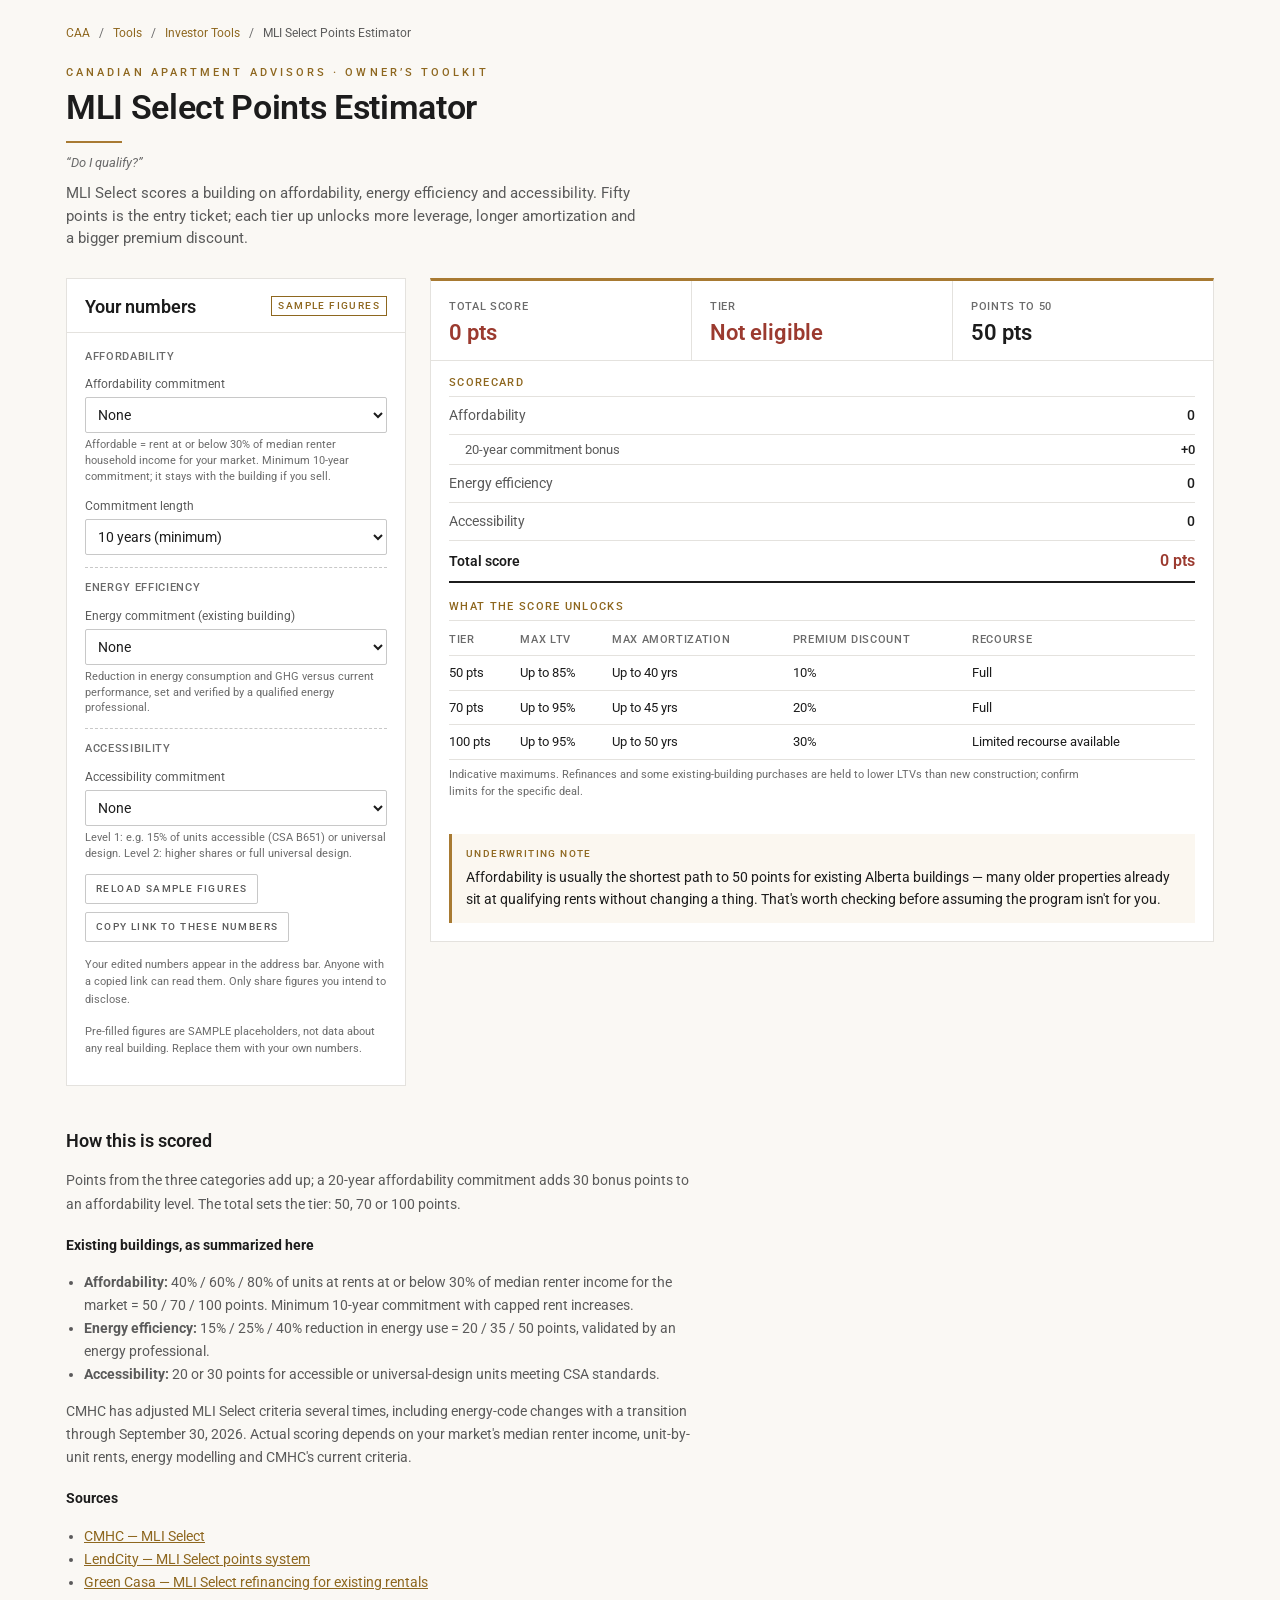
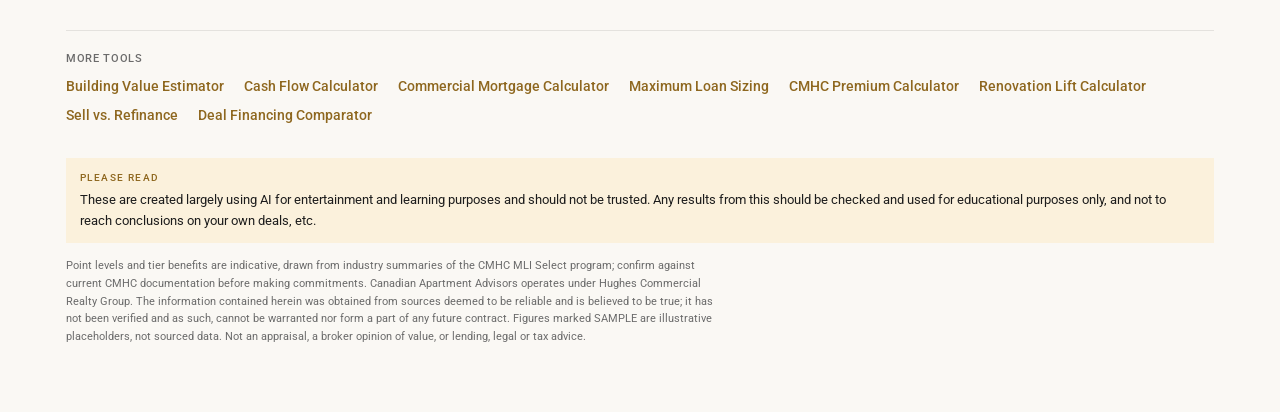
<file: mli-select-points.html>
<!doctype html>
<html lang="en-CA">
<head>
<meta charset="utf-8">
<meta name="viewport" content="width=device-width, initial-scale=1, viewport-fit=cover">
<script async src="https://www.googletagmanager.com/gtag/js?id=G-4LN55ZWS42"></script>
<script>window.dataLayer=window.dataLayer||[];function gtag(){dataLayer.push(arguments);}gtag('js',new Date());gtag('config','G-4LN55ZWS42');</script>
<title>MLI Select Points Estimator | CAA Apartment Investor Tools</title>
<meta name="description" content="Score an existing apartment building under CMHC MLI Select: affordability, energy efficiency and accessibility points, and the tier benefits they unlock.">
<link rel="canonical" href="https://tools.canadianapartmentadvisors.com/mli-select-points.html">
<meta property="og:title" content="MLI Select Points Estimator | Canadian Apartment Advisors">
<meta property="og:description" content="Score an existing apartment building under CMHC MLI Select: affordability, energy efficiency and accessibility points, and the tier benefits they unlock.">
<meta property="og:type" content="website">
<meta property="og:url" content="https://tools.canadianapartmentadvisors.com/mli-select-points.html">
<link rel="preconnect" href="https://fonts.googleapis.com">
<link rel="preconnect" href="https://fonts.gstatic.com" crossorigin>
<link rel="stylesheet" href="https://fonts.googleapis.com/css2?family=Roboto:wght@300;400;500;600&display=swap">
<link rel="stylesheet" href="assets/toolkit.css">
<link rel="stylesheet" href="assets/navigation.css">
</head>
<body>
<div class="wrap">
<nav class="breadcrumbs" aria-label="Breadcrumb"><ol><li><a href="https://www.canadianapartmentadvisors.com/">CAA</a></li><li><a href="index.html">Tools</a></li><li><a href="index.html#investor-tools">Investor Tools</a></li><li aria-current="page">MLI Select Points Estimator</li></ol></nav>
<header>
  <div class="eyebrow">Canadian Apartment Advisors &middot; Owner&rsquo;s Toolkit</div>
  <h1>MLI Select Points Estimator</h1>
  <div class="accent-rule"></div>
  <p class="question">&ldquo;Do I qualify?&rdquo;</p>
  <p class="sub">MLI Select scores a building on affordability, energy efficiency and accessibility. Fifty points is the entry ticket; each tier up unlocks more leverage, longer amortization and a bigger premium discount.</p>
</header>
<div class="layout">
  <aside class="panel" id="inputs" aria-label="Inputs"></aside>
  <section id="results" aria-live="polite" aria-label="Results"></section>
</div>
<section class="method">
<h2>How this is scored</h2>
<p>Points from the three categories add up; a 20-year affordability commitment adds 30 bonus points to an affordability level. The total sets the tier: 50, 70 or 100 points.</p>
<h3>Existing buildings, as summarized here</h3>
<ul>
<li><b>Affordability:</b> 40% / 60% / 80% of units at rents at or below 30% of median renter income for the market = 50 / 70 / 100 points. Minimum 10-year commitment with capped rent increases.</li>
<li><b>Energy efficiency:</b> 15% / 25% / 40% reduction in energy use = 20 / 35 / 50 points, validated by an energy professional.</li>
<li><b>Accessibility:</b> 20 or 30 points for accessible or universal-design units meeting CSA standards.</li>
</ul>
<p>CMHC has adjusted MLI Select criteria several times, including energy-code changes with a transition through September 30, 2026. Actual scoring depends on your market's median renter income, unit-by-unit rents, energy modelling and CMHC's current criteria.</p>
<h3>Sources</h3>
<ul><li><a href="https://www.cmhc-schl.gc.ca/professionals/project-funding-and-mortgage-financing/mortgage-loan-insurance/multi-unit-insurance/mli-select" rel="noopener">CMHC &mdash; MLI Select</a></li><li><a href="https://lendcity.ca/blog/mli-select-points-system-scoring-guide/" rel="noopener">LendCity &mdash; MLI Select points system</a></li><li><a href="https://greencasa.ca/mli-select-refinancing-existing-rentals/" rel="noopener">Green Casa &mdash; MLI Select refinancing for existing rentals</a></li></ul>
</section>
<nav class="related" id="related" aria-label="More tools"></nav>
<div class="notice"><b>Please read</b>These are created largely using AI for entertainment and learning purposes and should not be trusted. Any results from this should be checked and used for educational purposes only, and not to reach conclusions on your own deals, etc.</div>
<p class="disclaimer">Point levels and tier benefits are indicative, drawn from industry summaries of the CMHC MLI Select program; confirm against current CMHC documentation before making commitments. Canadian Apartment Advisors operates under Hughes Commercial Realty Group. The information contained herein was obtained from sources deemed to be reliable and is believed to be true; it has not been verified and as such, cannot be warranted nor form a part of any future contract. Figures marked SAMPLE are illustrative placeholders, not sourced data. Not an appraisal, a broker opinion of value, or lending, legal or tax advice.</p>
</div>
<script src="assets/toolkit.js"></script>
<script>
(function(){
"use strict";
var m=CAA.m,f=CAA.f;
CAA.tool({id:"mli_points",page:"mli-select-points.html",
groups:[
 {title:"Affordability",fields:[
  {k:"aff",label:"Affordability commitment",def:"0",type:"select",options:[["0","None"],["50","Level 1 — 40% of units affordable · 50 pts"],["70","Level 2 — 60% of units affordable · 70 pts"],["100","Level 3 — 80% of units affordable · 100 pts"]],hint:"Affordable = rent at or below 30% of median renter household income for your market. Minimum 10-year commitment; it stays with the building if you sell."},
  {k:"y20",label:"Commitment length",def:"no",type:"select",options:[["no","10 years (minimum)"],["yes","20 years · +30 bonus points"]]}]},
 {title:"Energy efficiency",fields:[
  {k:"en",label:"Energy commitment (existing building)",def:"0",type:"select",options:[["0","None"],["20","Level 1 — 15% reduction · 20 pts"],["35","Level 2 — 25% reduction · 35 pts"],["50","Level 3 — 40% reduction · 50 pts"]],hint:"Reduction in energy consumption and GHG versus current performance, set and verified by a qualified energy professional."}]},
 {title:"Accessibility",fields:[
  {k:"ac",label:"Accessibility commitment",def:"0",type:"select",options:[["0","None"],["20","Level 1 · 20 pts"],["30","Level 2 · 30 pts"]],hint:"Level 1: e.g. 15% of units accessible (CSA B651) or universal design. Level 2: higher shares or full universal design."}]}
],
compute:function(v){
 var a=+v.aff, bonus=(v.y20==="yes"&&a>0)?30:0, en=+v.en, ac=+v.ac, tot=a+bonus+en+ac;
 var tiers=[{p:50,ltv:"Up to 85%",am:"Up to 40 yrs",d:"10%",rec:"Full"},{p:70,ltv:"Up to 95%",am:"Up to 45 yrs",d:"20%",rec:"Full"},{p:100,ltv:"Up to 95%",am:"Up to 50 yrs",d:"30%",rec:"Limited recourse available"}];
 var got=null;tiers.forEach(function(t){if(tot>=t.p)got=t});
 var next=tiers.find(function(t){return tot<t.p});
 var tbl='<div class="tablewrap"><table class="tbl"><thead><tr><th>Tier</th><th>Max LTV</th><th>Max amortization</th><th>Premium discount</th><th>Recourse</th></tr></thead><tbody>'+
   tiers.map(function(t){return '<tr'+(got&&got.p===t.p?' class="on"':'')+'><td>'+t.p+' pts'+(got&&got.p===t.p?' ✓':'')+'</td><td>'+t.ltv+'</td><td>'+t.am+'</td><td>'+t.d+'</td><td>'+t.rec+'</td></tr>'}).join("")+
   '</tbody></table><p class="disclaimer" style="margin-top:6px">Indicative maximums. Refinances and some existing-building purchases are held to lower LTVs than new construction; confirm limits for the specific deal.</p></div>';
 return {
  leaders:[{label:"Total score",value:tot+" pts",tone:tot>=50?"good":"bad"},
           {label:"Tier",value:got?got.p+"-point tier":"Not eligible",tone:got?"good":"bad"},
           {label:next?"Points to "+next.p:"Top tier",value:next?(next.p-tot)+" pts":"—"}],
  rows:[{h:"Scorecard"},
   {l:"Affordability",v:String(a)},
   {l:"20-year commitment bonus",v:"+"+bonus,sub:1},
   {l:"Energy efficiency",v:String(en)},
   {l:"Accessibility",v:String(ac)},
   {l:"Total score",v:tot+" pts",strong:1,tone:tot>=50?"good":"bad"},
   {h:"What the score unlocks"}],
  extra:tbl,
  note: tot>=50
   ? "Affordability commitments bind the building for 10 to 20 years and follow it through a sale &mdash; a real covenant, not paperwork. They can also make the building worth more to the specific buyer who lives on this math. Model both sides before committing; the <a href=\"financing-comparator.html\">Deal Financing Comparator</a> sizes each tier."
   : "Affordability is usually the shortest path to 50 points for existing Alberta buildings &mdash; many older properties already sit at qualifying rents without changing a thing. That's worth checking before assuming the program isn't for you."+((v.y20==="yes"&&a===0)?" (The 20-year bonus only counts alongside an affordability commitment.)":"")};
}});
})();
</script>
</body>
</html>
</file>
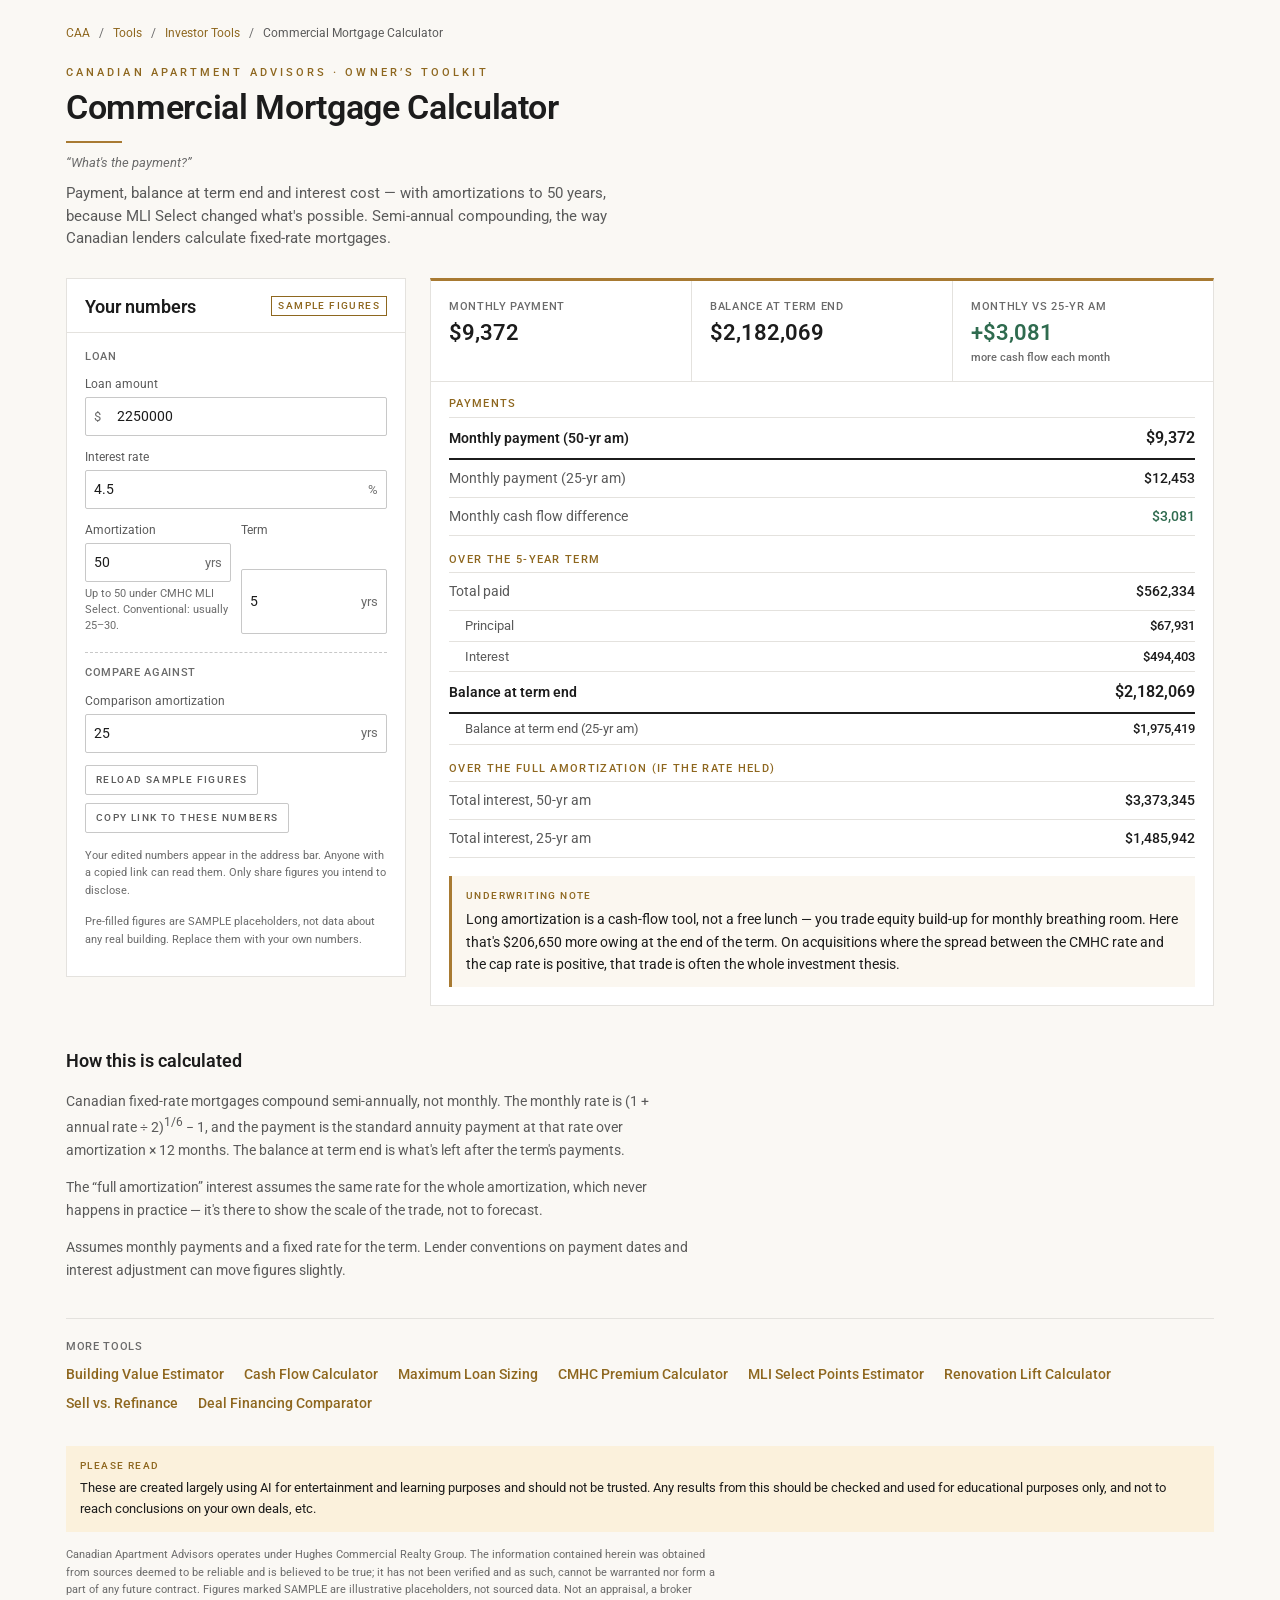
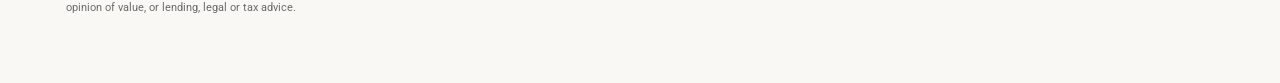
<file: mortgage-calculator.html>
<!doctype html>
<html lang="en-CA">
<head>
<meta charset="utf-8">
<meta name="viewport" content="width=device-width, initial-scale=1, viewport-fit=cover">
<script async src="https://www.googletagmanager.com/gtag/js?id=G-4LN55ZWS42"></script>
<script>window.dataLayer=window.dataLayer||[];function gtag(){dataLayer.push(arguments);}gtag('js',new Date());gtag('config','G-4LN55ZWS42');</script>
<title>Commercial Mortgage Calculator | CAA Apartment Investor Tools</title>
<meta name="description" content="Canadian commercial mortgage payment, balance at term end and interest cost, with amortizations to 50 years for CMHC MLI Select.">
<link rel="canonical" href="https://tools.canadianapartmentadvisors.com/mortgage-calculator.html">
<meta property="og:title" content="Commercial Mortgage Calculator | Canadian Apartment Advisors">
<meta property="og:description" content="Canadian commercial mortgage payment, balance at term end and interest cost, with amortizations to 50 years for CMHC MLI Select.">
<meta property="og:type" content="website">
<meta property="og:url" content="https://tools.canadianapartmentadvisors.com/mortgage-calculator.html">
<link rel="preconnect" href="https://fonts.googleapis.com">
<link rel="preconnect" href="https://fonts.gstatic.com" crossorigin>
<link rel="stylesheet" href="https://fonts.googleapis.com/css2?family=Roboto:wght@300;400;500;600&display=swap">
<link rel="stylesheet" href="assets/toolkit.css">
<link rel="stylesheet" href="assets/navigation.css">
</head>
<body>
<div class="wrap">
<nav class="breadcrumbs" aria-label="Breadcrumb"><ol><li><a href="https://www.canadianapartmentadvisors.com/">CAA</a></li><li><a href="index.html">Tools</a></li><li><a href="index.html#investor-tools">Investor Tools</a></li><li aria-current="page">Commercial Mortgage Calculator</li></ol></nav>
<header>
  <div class="eyebrow">Canadian Apartment Advisors &middot; Owner&rsquo;s Toolkit</div>
  <h1>Commercial Mortgage Calculator</h1>
  <div class="accent-rule"></div>
  <p class="question">&ldquo;What&#x27;s the payment?&rdquo;</p>
  <p class="sub">Payment, balance at term end and interest cost &mdash; with amortizations to 50 years, because MLI Select changed what's possible. Semi-annual compounding, the way Canadian lenders calculate fixed-rate mortgages.</p>
</header>
<div class="layout">
  <aside class="panel" id="inputs" aria-label="Inputs"></aside>
  <section id="results" aria-live="polite" aria-label="Results"></section>
</div>
<section class="method">
<h2>How this is calculated</h2>
<p>Canadian fixed-rate mortgages compound semi-annually, not monthly. The monthly rate is (1 + annual rate &divide; 2)<sup>1/6</sup> &minus; 1, and the payment is the standard annuity payment at that rate over amortization &times; 12 months. The balance at term end is what's left after the term's payments.</p>
<p>The &ldquo;full amortization&rdquo; interest assumes the same rate for the whole amortization, which never happens in practice &mdash; it's there to show the scale of the trade, not to forecast.</p>
<p>Assumes monthly payments and a fixed rate for the term. Lender conventions on payment dates and interest adjustment can move figures slightly.</p>
</section>
<nav class="related" id="related" aria-label="More tools"></nav>
<div class="notice"><b>Please read</b>These are created largely using AI for entertainment and learning purposes and should not be trusted. Any results from this should be checked and used for educational purposes only, and not to reach conclusions on your own deals, etc.</div>
<p class="disclaimer">Canadian Apartment Advisors operates under Hughes Commercial Realty Group. The information contained herein was obtained from sources deemed to be reliable and is believed to be true; it has not been verified and as such, cannot be warranted nor form a part of any future contract. Figures marked SAMPLE are illustrative placeholders, not sourced data. Not an appraisal, a broker opinion of value, or lending, legal or tax advice.</p>
</div>
<script src="assets/toolkit.js"></script>
<script>
(function(){
"use strict";
var m=CAA.m,f=CAA.f;
CAA.tool({id:"mortgage",page:"mortgage-calculator.html",
groups:[
 {title:"Loan",fields:[
  {k:"p",label:"Loan amount",def:2250000,prefix:"$",step:10000},
  {k:"rate",label:"Interest rate",def:4.5,suffix:"%",step:0.05},
  {k:"am",label:"Amortization",def:50,suffix:"yrs",step:1,min:1,max:50,pair:"start",hint:"Up to 50 under CMHC MLI Select. Conventional: usually 25–30."},
  {k:"term",label:"Term",def:5,suffix:"yrs",step:1,min:1,max:10,pair:"end"}]},
 {title:"Compare against",fields:[
  {k:"am2",label:"Comparison amortization",def:25,suffix:"yrs",step:1,min:1,max:50}]}
],
compute:function(v){
 var term=Math.min(Math.max(v.term,0),v.am), months=term*12;
 var pmt=m.payment(v.p,v.rate,v.am), bal=m.balanceAfter(v.p,v.rate,v.am,months);
 var paid=pmt*months, prin=v.p-bal, int=paid-prin;
 var pmt2=m.payment(v.p,v.rate,v.am2), bal2=m.balanceAfter(v.p,v.rate,v.am2,Math.min(term,v.am2)*12);
 var diff=pmt2-pmt;
 var lifeInt=pmt*v.am*12-v.p, lifeInt2=pmt2*v.am2*12-v.p;
 return {
  leaders:[{label:"Monthly payment",value:f.money(pmt)},
           {label:"Balance at term end",value:f.money(bal)},
           {label:"Monthly vs "+v.am2+"-yr am",value:(diff>=0?"+":"−")+f.money(Math.abs(diff)).replace("−",""),tone:diff>0?"good":"",sub:diff>0?"more cash flow each month":"less cash flow each month"}],
  banner: v.term>v.am ? "The term is longer than the amortization, so the term has been capped at "+v.am+" years." : "",
  rows:[{h:"Payments"},
   {l:"Monthly payment ("+v.am+"-yr am)",v:f.money(pmt),strong:1},
   {l:"Monthly payment ("+v.am2+"-yr am)",v:f.money(pmt2)},
   {l:"Monthly cash flow difference",v:f.money(diff),tone:diff>0?"good":""},
   {h:"Over the "+term+"-year term"},
   {l:"Total paid",v:f.money(paid)},
   {l:"Principal",v:f.money(prin),sub:1},
   {l:"Interest",v:f.money(int),sub:1},
   {l:"Balance at term end",v:f.money(bal),strong:1},
   {l:"Balance at term end ("+v.am2+"-yr am)",v:f.money(bal2),sub:1},
   {h:"Over the full amortization (if the rate held)"},
   {l:"Total interest, "+v.am+"-yr am",v:f.money(lifeInt)},
   {l:"Total interest, "+v.am2+"-yr am",v:f.money(lifeInt2)}],
  note:"Long amortization is a cash-flow tool, not a free lunch &mdash; you trade equity build-up for monthly breathing room. Here that's "+f.money(Math.abs(bal-bal2))+(bal>bal2?" more":bal<bal2?" less":" difference in the amount")+" owing at the end of the term. On acquisitions where the spread between the CMHC rate and the cap rate is positive, that trade is often the whole investment thesis."};
}});
})();
</script>
</body>
</html>
</file>
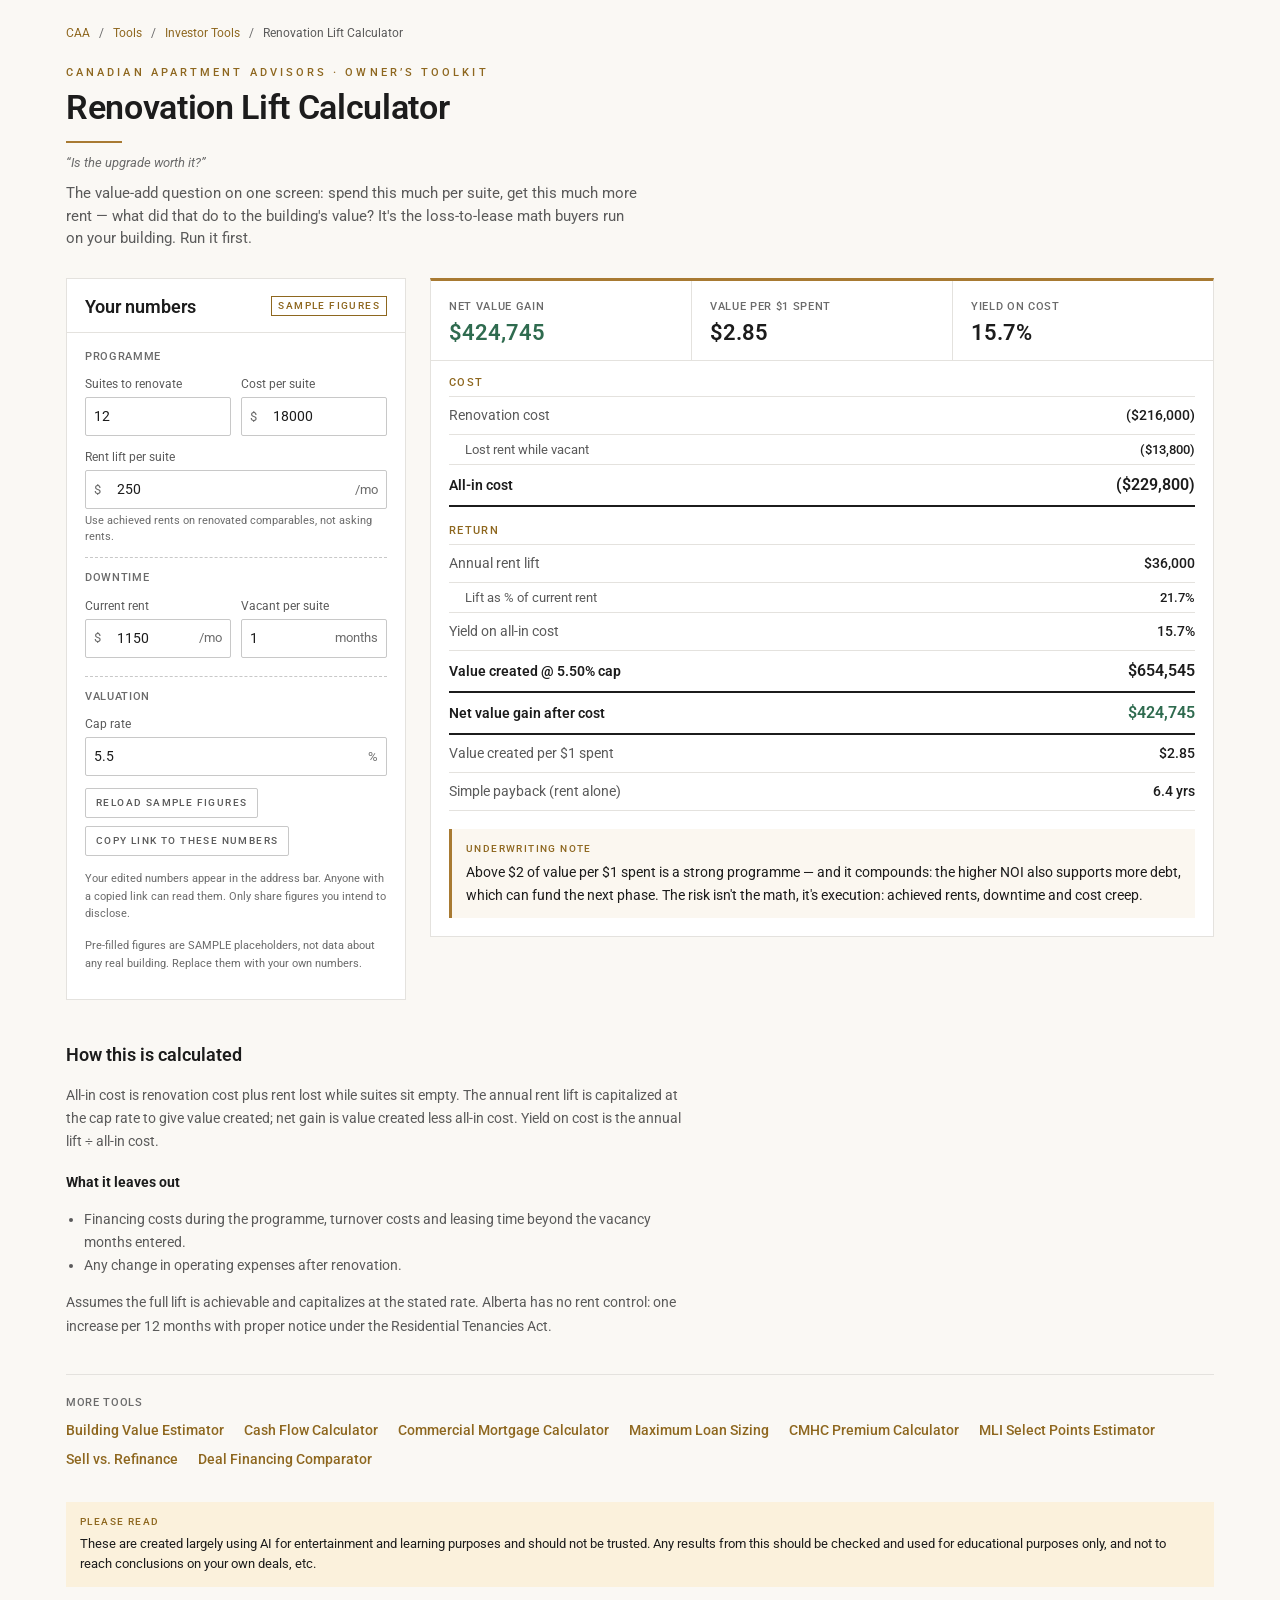
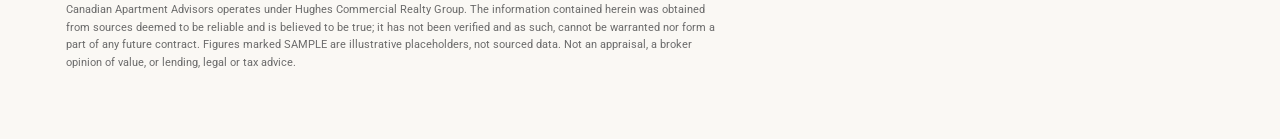
<file: renovation-lift.html>
<!doctype html>
<html lang="en-CA">
<head>
<meta charset="utf-8">
<meta name="viewport" content="width=device-width, initial-scale=1, viewport-fit=cover">
<script async src="https://www.googletagmanager.com/gtag/js?id=G-4LN55ZWS42"></script>
<script>window.dataLayer=window.dataLayer||[];function gtag(){dataLayer.push(arguments);}gtag('js',new Date());gtag('config','G-4LN55ZWS42');</script>
<title>Renovation Lift Calculator | CAA Apartment Investor Tools</title>
<meta name="description" content="Value-add math for apartment suite renovations: cost, rent lift, downtime, yield on cost and value created at your cap rate.">
<link rel="canonical" href="https://tools.canadianapartmentadvisors.com/renovation-lift.html">
<meta property="og:title" content="Renovation Lift Calculator | Canadian Apartment Advisors">
<meta property="og:description" content="Value-add math for apartment suite renovations: cost, rent lift, downtime, yield on cost and value created at your cap rate.">
<meta property="og:type" content="website">
<meta property="og:url" content="https://tools.canadianapartmentadvisors.com/renovation-lift.html">
<link rel="preconnect" href="https://fonts.googleapis.com">
<link rel="preconnect" href="https://fonts.gstatic.com" crossorigin>
<link rel="stylesheet" href="https://fonts.googleapis.com/css2?family=Roboto:wght@300;400;500;600&display=swap">
<link rel="stylesheet" href="assets/toolkit.css">
<link rel="stylesheet" href="assets/navigation.css">
</head>
<body>
<div class="wrap">
<nav class="breadcrumbs" aria-label="Breadcrumb"><ol><li><a href="https://www.canadianapartmentadvisors.com/">CAA</a></li><li><a href="index.html">Tools</a></li><li><a href="index.html#investor-tools">Investor Tools</a></li><li aria-current="page">Renovation Lift Calculator</li></ol></nav>
<header>
  <div class="eyebrow">Canadian Apartment Advisors &middot; Owner&rsquo;s Toolkit</div>
  <h1>Renovation Lift Calculator</h1>
  <div class="accent-rule"></div>
  <p class="question">&ldquo;Is the upgrade worth it?&rdquo;</p>
  <p class="sub">The value-add question on one screen: spend this much per suite, get this much more rent &mdash; what did that do to the building's value? It's the loss-to-lease math buyers run on your building. Run it first.</p>
</header>
<div class="layout">
  <aside class="panel" id="inputs" aria-label="Inputs"></aside>
  <section id="results" aria-live="polite" aria-label="Results"></section>
</div>
<section class="method">
<h2>How this is calculated</h2>
<p>All-in cost is renovation cost plus rent lost while suites sit empty. The annual rent lift is capitalized at the cap rate to give value created; net gain is value created less all-in cost. Yield on cost is the annual lift &divide; all-in cost.</p>
<h3>What it leaves out</h3>
<ul><li>Financing costs during the programme, turnover costs and leasing time beyond the vacancy months entered.</li><li>Any change in operating expenses after renovation.</li></ul>
<p>Assumes the full lift is achievable and capitalizes at the stated rate. Alberta has no rent control: one increase per 12 months with proper notice under the Residential Tenancies Act.</p>
</section>
<nav class="related" id="related" aria-label="More tools"></nav>
<div class="notice"><b>Please read</b>These are created largely using AI for entertainment and learning purposes and should not be trusted. Any results from this should be checked and used for educational purposes only, and not to reach conclusions on your own deals, etc.</div>
<p class="disclaimer">Canadian Apartment Advisors operates under Hughes Commercial Realty Group. The information contained herein was obtained from sources deemed to be reliable and is believed to be true; it has not been verified and as such, cannot be warranted nor form a part of any future contract. Figures marked SAMPLE are illustrative placeholders, not sourced data. Not an appraisal, a broker opinion of value, or lending, legal or tax advice.</p>
</div>
<script src="assets/toolkit.js"></script>
<script>
(function(){
"use strict";
var m=CAA.m,f=CAA.f;
CAA.tool({id:"reno_lift",page:"renovation-lift.html",
groups:[
 {title:"Programme",fields:[
  {k:"units",label:"Suites to renovate",def:12,step:1,min:1,pair:"start"},
  {k:"cost",label:"Cost per suite",def:18000,prefix:"$",step:500,pair:"end"},
  {k:"lift",label:"Rent lift per suite",def:250,prefix:"$",suffix:"/mo",hint:"Use achieved rents on renovated comparables, not asking rents."}]},
 {title:"Downtime",fields:[
  {k:"rent",label:"Current rent",def:1150,prefix:"$",suffix:"/mo",pair:"start"},
  {k:"down",label:"Vacant per suite",def:1,suffix:"months",step:0.5,min:0,pair:"end"}]},
 {title:"Valuation",fields:[
  {k:"cap",label:"Cap rate",def:5.5,suffix:"%",step:0.05}]}
],
compute:function(v){
 var reno=v.units*v.cost, lost=v.units*v.rent*v.down, tc=reno+lost;
 var lift=v.units*v.lift*12, val=v.cap>0?lift/(v.cap/100):NaN, net=val-tc;
 var per=tc>0?val/tc:NaN, yoc=tc>0?lift/tc:NaN, pay=lift>0?tc/lift:NaN, liftPct=v.rent>0?v.lift/v.rent:NaN;
 var note = per>=2 ? "Above $2 of value per $1 spent is a strong programme &mdash; and it compounds: the higher NOI also supports more debt, which can fund the next phase. The risk isn't the math, it's execution: achieved rents, downtime and cost creep."
  : per>=1.2 ? "Positive but thin. At this spread an aggressive cost estimate or a soft rent assumption erases the gain. Tighten scope to items that actually move rent &mdash; kitchens and flooring usually do; common-area cosmetics usually don't."
  : "This programme destroys value as modelled &mdash; the rent lift doesn't justify the spend at this cap rate. Sometimes the better move is selling the upside to a buyer who prices it differently, rather than funding it yourself.";
 return {
  leaders:[{label:"Net value gain",value:f.money(net),tone:net>=0?"good":"bad"},
           {label:"Value per $1 spent",value:isFinite(per)?"$"+per.toFixed(2):"–"},
           {label:"Yield on cost",value:f.pct(yoc,1)}],
  rows:[{h:"Cost"},
   {l:"Renovation cost",v:f.neg(reno)},
   {l:"Lost rent while vacant",v:f.neg(lost),sub:1},
   {l:"All-in cost",v:f.neg(tc),strong:1},
   {h:"Return"},
   {l:"Annual rent lift",v:f.money(lift)},
   {l:"Lift as % of current rent",v:f.pct(liftPct,1),sub:1},
   {l:"Yield on all-in cost",v:f.pct(yoc,1)},
   {l:"Value created @ "+v.cap.toFixed(2)+"% cap",v:f.money(val),strong:1},
   {l:"Net value gain after cost",v:f.money(net),strong:1,tone:net>=0?"good":"bad"},
   {l:"Value created per $1 spent",v:isFinite(per)?"$"+per.toFixed(2):"–"},
   {l:"Simple payback (rent alone)",v:f.yrs(pay)}],
  note:note};
}});
})();
</script>
</body>
</html>
</file>
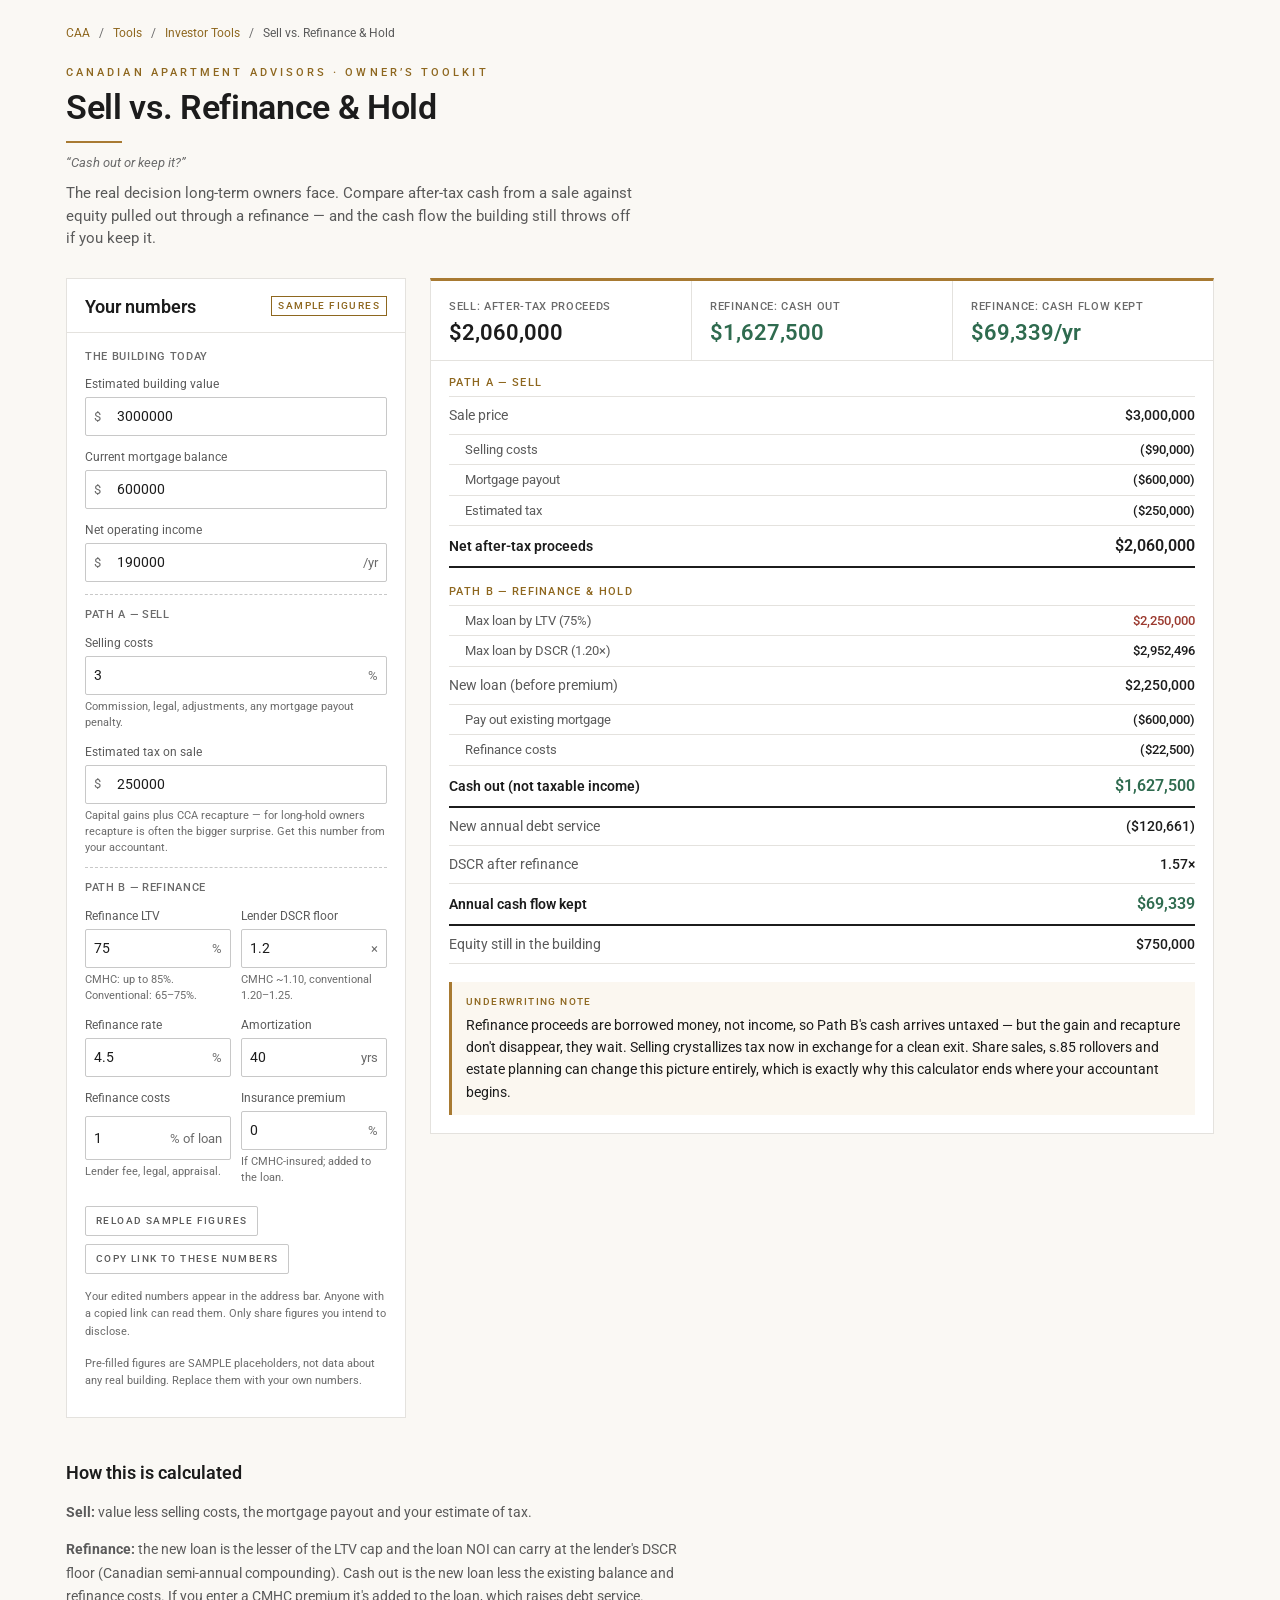
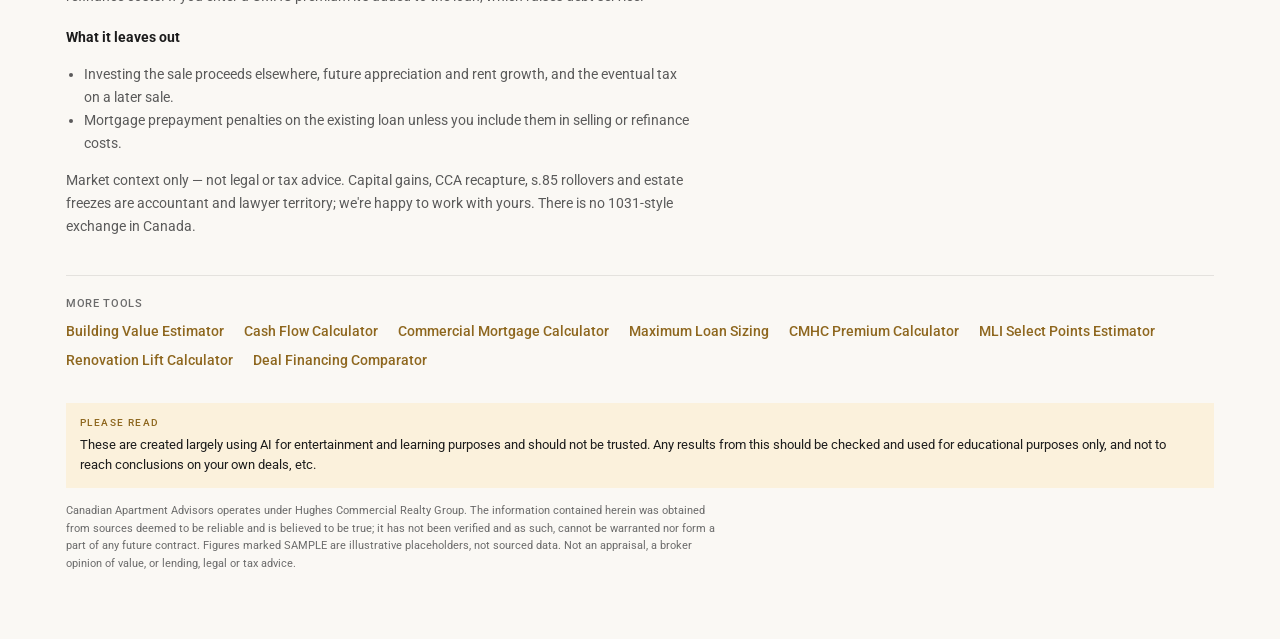
<file: sell-vs-refinance.html>
<!doctype html>
<html lang="en-CA">
<head>
<meta charset="utf-8">
<meta name="viewport" content="width=device-width, initial-scale=1, viewport-fit=cover">
<script async src="https://www.googletagmanager.com/gtag/js?id=G-4LN55ZWS42"></script>
<script>window.dataLayer=window.dataLayer||[];function gtag(){dataLayer.push(arguments);}gtag('js',new Date());gtag('config','G-4LN55ZWS42');</script>
<title>Sell vs. Refinance &amp; Hold | CAA Apartment Investor Tools</title>
<meta name="description" content="Compare after-tax cash from selling an apartment building with tax-free equity from a refinance, and the cash flow the building still produces if you keep it.">
<link rel="canonical" href="https://tools.canadianapartmentadvisors.com/sell-vs-refinance.html">
<meta property="og:title" content="Sell vs. Refinance &amp; Hold | Canadian Apartment Advisors">
<meta property="og:description" content="Compare after-tax cash from selling an apartment building with tax-free equity from a refinance, and the cash flow the building still produces if you keep it.">
<meta property="og:type" content="website">
<meta property="og:url" content="https://tools.canadianapartmentadvisors.com/sell-vs-refinance.html">
<link rel="preconnect" href="https://fonts.googleapis.com">
<link rel="preconnect" href="https://fonts.gstatic.com" crossorigin>
<link rel="stylesheet" href="https://fonts.googleapis.com/css2?family=Roboto:wght@300;400;500;600&display=swap">
<link rel="stylesheet" href="assets/toolkit.css">
<link rel="stylesheet" href="assets/navigation.css">
</head>
<body>
<div class="wrap">
<nav class="breadcrumbs" aria-label="Breadcrumb"><ol><li><a href="https://www.canadianapartmentadvisors.com/">CAA</a></li><li><a href="index.html">Tools</a></li><li><a href="index.html#investor-tools">Investor Tools</a></li><li aria-current="page">Sell vs. Refinance &amp; Hold</li></ol></nav>
<header>
  <div class="eyebrow">Canadian Apartment Advisors &middot; Owner&rsquo;s Toolkit</div>
  <h1>Sell vs. Refinance &amp; Hold</h1>
  <div class="accent-rule"></div>
  <p class="question">&ldquo;Cash out or keep it?&rdquo;</p>
  <p class="sub">The real decision long-term owners face. Compare after-tax cash from a sale against equity pulled out through a refinance &mdash; and the cash flow the building still throws off if you keep it.</p>
</header>
<div class="layout">
  <aside class="panel" id="inputs" aria-label="Inputs"></aside>
  <section id="results" aria-live="polite" aria-label="Results"></section>
</div>
<section class="method">
<h2>How this is calculated</h2>
<p><b>Sell:</b> value less selling costs, the mortgage payout and your estimate of tax.</p>
<p><b>Refinance:</b> the new loan is the lesser of the LTV cap and the loan NOI can carry at the lender's DSCR floor (Canadian semi-annual compounding). Cash out is the new loan less the existing balance and refinance costs. If you enter a CMHC premium it's added to the loan, which raises debt service.</p>
<h3>What it leaves out</h3>
<ul><li>Investing the sale proceeds elsewhere, future appreciation and rent growth, and the eventual tax on a later sale.</li><li>Mortgage prepayment penalties on the existing loan unless you include them in selling or refinance costs.</li></ul>
<p>Market context only &mdash; not legal or tax advice. Capital gains, CCA recapture, s.85 rollovers and estate freezes are accountant and lawyer territory; we're happy to work with yours. There is no 1031-style exchange in Canada.</p>
</section>
<nav class="related" id="related" aria-label="More tools"></nav>
<div class="notice"><b>Please read</b>These are created largely using AI for entertainment and learning purposes and should not be trusted. Any results from this should be checked and used for educational purposes only, and not to reach conclusions on your own deals, etc.</div>
<p class="disclaimer">Canadian Apartment Advisors operates under Hughes Commercial Realty Group. The information contained herein was obtained from sources deemed to be reliable and is believed to be true; it has not been verified and as such, cannot be warranted nor form a part of any future contract. Figures marked SAMPLE are illustrative placeholders, not sourced data. Not an appraisal, a broker opinion of value, or lending, legal or tax advice.</p>
</div>
<script src="assets/toolkit.js"></script>
<script>
(function(){
"use strict";
var m=CAA.m,f=CAA.f;
CAA.tool({id:"sell_vs_refi",page:"sell-vs-refinance.html",
groups:[
 {title:"The building today",fields:[
  {k:"value",label:"Estimated building value",def:3000000,prefix:"$",step:10000},
  {k:"bal",label:"Current mortgage balance",def:600000,prefix:"$",step:10000},
  {k:"noi",label:"Net operating income",def:190000,prefix:"$",suffix:"/yr",step:1000}]},
 {title:"Path A — sell",fields:[
  {k:"sc",label:"Selling costs",def:3,suffix:"%",step:0.25,hint:"Commission, legal, adjustments, any mortgage payout penalty."},
  {k:"tax",label:"Estimated tax on sale",def:250000,prefix:"$",step:5000,hint:"Capital gains plus CCA recapture &mdash; for long-hold owners recapture is often the bigger surprise. Get this number from your accountant."}]},
 {title:"Path B — refinance",fields:[
  {k:"ltv",label:"Refinance LTV",def:75,suffix:"%",step:1,pair:"start",hint:"CMHC: up to 85%. Conventional: 65–75%."},
  {k:"dscr",label:"Lender DSCR floor",def:1.2,suffix:"×",step:0.05,pair:"end",hint:"CMHC ~1.10, conventional 1.20–1.25."},
  {k:"rate",label:"Refinance rate",def:4.5,suffix:"%",step:0.05,pair:"start"},
  {k:"am",label:"Amortization",def:40,suffix:"yrs",step:1,min:5,max:50,pair:"end"},
  {k:"rc",label:"Refinance costs",def:1,suffix:"% of loan",step:0.1,pair:"start",hint:"Lender fee, legal, appraisal."},
  {k:"prem",label:"Insurance premium",def:0,suffix:"%",step:0.05,pair:"end",hint:"If CMHC-insured; added to the loan."}]}
],
compute:function(v){
 var costs=v.value*v.sc/100, netSale=v.value-costs-v.bal-v.tax;
 var byL=v.value*v.ltv/100, byD=m.maxLoanFromNOI(v.noi,v.rate,v.am,v.dscr)/(1+v.prem/100);
 var base=Math.min(byL,byD), bind=byD<byL?"DSCR":"LTV", total=base*(1+v.prem/100);
 var rc=base*v.rc/100, cash=base-v.bal-rc;
 var ads=m.payment(total,v.rate,v.am)*12, cf=v.noi-ads, dscr=ads>0?v.noi/ads:Infinity;
 var eqLeft=v.value-total;
 return {
  leaders:[{label:"Sell: after-tax proceeds",value:f.money(netSale),tone:netSale>=0?"":"bad"},
           {label:"Refinance: cash out",value:f.money(cash),tone:cash>0?"good":"bad"},
           {label:"Refinance: cash flow kept",value:f.money(cf)+"/yr",tone:cf>=0?"good":"bad"}],
  banner: cash<=0 ? "At these terms the new loan doesn't clear the existing mortgage and costs, so a refinance releases no cash." : "",
  rows:[{h:"Path A — sell"},
   {l:"Sale price",v:f.money(v.value)},
   {l:"Selling costs",v:f.neg(costs),sub:1},
   {l:"Mortgage payout",v:f.neg(v.bal),sub:1},
   {l:"Estimated tax",v:f.neg(v.tax),sub:1},
   {l:"Net after-tax proceeds",v:f.money(netSale),strong:1},
   {h:"Path B — refinance & hold"},
   {l:"Max loan by LTV ("+v.ltv+"%)",v:f.money(byL),sub:1,tone:bind==="LTV"?"bad":""},
   {l:"Max loan by DSCR ("+v.dscr.toFixed(2)+"×)",v:f.money(byD),sub:1,tone:bind==="DSCR"?"bad":""},
   {l:"New loan (before premium)",v:f.money(base)},
   {l:"Pay out existing mortgage",v:f.neg(v.bal),sub:1},
   {l:"Refinance costs",v:f.neg(rc),sub:1},
   {l:"Cash out (not taxable income)",v:f.money(cash),strong:1,tone:cash>0?"good":"bad"},
   {l:"New annual debt service",v:f.neg(ads)},
   {l:"DSCR after refinance",v:f.times(dscr)},
   {l:"Annual cash flow kept",v:f.money(cf),strong:1,tone:cf>=0?"good":"bad"},
   {l:"Equity still in the building",v:f.money(eqLeft)}],
  note:"Refinance proceeds are borrowed money, not income, so Path B's cash arrives untaxed &mdash; but the gain and recapture don't disappear, they wait. Selling crystallizes tax now in exchange for a clean exit. Share sales, s.85 rollovers and estate planning can change this picture entirely, which is exactly why this calculator ends where your accountant begins."};
}});
})();
</script>
</body>
</html>
</file>
<file: games/maple-mile/style.css>
@import url('https://fonts.googleapis.com/css2?family=DM+Sans:wght@400;500;600;700&family=Space+Grotesk:wght@400;500;600;700&display=swap');
:root{--ink:#183e32;--paper:#f5f2e9;--orange:#ed7646;--line:#d9ddd1}*{box-sizing:border-box}body{margin:0;background:var(--paper);color:var(--ink);font-family:'DM Sans',sans-serif}button,a{-webkit-tap-highlight-color:transparent}button{font:inherit;cursor:pointer}header{height:94px;max-width:1200px;margin:auto;display:flex;align-items:center;justify-content:space-between;border-bottom:1px solid var(--line);gap:20px}.brand{display:flex;align-items:center;gap:12px;color:var(--ink);text-decoration:none;font:700 23px 'Space Grotesk',sans-serif;letter-spacing:-1px}.logo{background:var(--ink);color:var(--paper);padding:8px 10px;font-size:23px}.logo span{color:var(--orange)}.edition{font-size:10px;letter-spacing:2px;line-height:1.8}.edition b{display:block;font-size:9px;opacity:.55}header button{background:none;border:1px solid #cbd1c3;border-radius:30px;padding:10px 16px;font-size:12px}main{max-width:1100px;margin:auto}.intro{display:flex;justify-content:space-between;align-items:end;padding:48px 0 35px}.eyebrow{font-size:10px;letter-spacing:2px;font-weight:700;margin:0 0 16px}h1{font:600 58px/.99 'Space Grotesk',sans-serif;letter-spacing:-3px;margin:0}h1 em{font-style:normal;color:#6a8066}.pitch{font-size:14px;line-height:1.8;margin:0 6px 5px 20px;color:#6c766c}.layout{display:grid;grid-template-columns:minmax(0,1.85fr) minmax(270px,1fr);gap:28px}.machine{background:var(--ink);padding:18px 18px 0;border-radius:12px;align-self:start;box-shadow:0 10px 0 #dce0d4}.dashboard{display:flex;color:var(--paper);gap:15px;justify-content:space-between;padding:4px 3px 20px}.dashboard span{font-size:9px;letter-spacing:1.2px;display:block;opacity:.6;margin-bottom:7px}.dashboard strong{font:500 25px 'Space Grotesk',sans-serif}.dashboard button{background:#2a5041;color:#ebf0d7;border:1px solid #4e6a52;border-radius:6px;width:36px;height:36px}.screen{position:relative;border:5px solid #102e25;border-radius:5px;overflow:hidden;background:#dbe6ba;aspect-ratio:1}canvas{display:block;width:100%;height:100%;image-rendering:pixelated;touch-action:none;outline-offset:-4px}.overlay{position:absolute;inset:0;background:#dbe6baf5;display:flex;align-items:center;justify-content:center;flex-direction:column;text-align:center;padding:16px}.overlay[hidden]{display:none}.tag{font-size:9px;letter-spacing:2px;border:1px solid #81966e;padding:7px 12px}.pixelbuilding{font-size:62px;letter-spacing:-6px;line-height:1.4;margin-top:12px}h2{font-family:'Space Grotesk',sans-serif}.overlay h2{font-size:34px;letter-spacing:-1.5px;line-height:1.1;margin:10px 0}.overlay p{font-size:13px;line-height:1.7;margin:7px 0 22px}.primary{border:0;border-radius:4px;background:var(--ink);color:#f2f2df;padding:15px 23px;font-weight:600;min-width:220px}.primary span{padding-left:25px;color:#b7cc8f}.overlay small{font-size:9px;letter-spacing:1.4px;margin-top:20px;opacity:.65}.ticker{display:flex;gap:10px;align-items:center;color:#d8e2c6;font-size:11px;min-height:43px;padding:8px 4px}.live{width:6px;height:6px;border-radius:50%;background:#c0d78b;flex:none}.controls{display:flex;justify-content:space-between;align-items:center;border-top:1px solid #3d5c4d;color:#bbc9ae;padding:16px 2px;font-size:9px;letter-spacing:1px}kbd{font:10px monospace;display:inline-block;padding:3px 5px;border:1px solid #65816b;border-radius:3px;margin:0 1px}.or{letter-spacing:0;opacity:.7}.sectionlabel{display:flex;justify-content:space-between;font-size:10px;font-weight:700;letter-spacing:1.5px}.offer{background:#fffdf5;border:1px solid var(--line);border-radius:8px;padding:21px}.propertyart{height:130px;background:#e7eadc;margin:18px 0;position:relative;overflow:hidden}.propertyart span{position:absolute;bottom:9px;left:11px;font-size:8px;letter-spacing:1.5px;background:#f8f7ec;padding:4px}.sun{position:absolute;right:35px;top:16px;width:35px;height:35px;background:#efbd73;border-radius:50%}.building{position:absolute;bottom:20px;background:repeating-linear-gradient(90deg,transparent 0 12px,#e4e8d5 12px 20px,transparent 20px 28px),repeating-linear-gradient(0deg,#42634f 0 12px,#7c9276 12px 23px);border:7px solid #42634f;box-shadow:7px 5px 0 #bdc7ad}.b1{width:65px;height:67px;left:35px}.b2{width:85px;height:95px;left:96px}.b3{width:63px;height:54px;left:177px}.assettype{font-size:9px;color:#b45b34;letter-spacing:1.6px;font-weight:700;margin:0 0 6px}.offer h2{font-size:25px;margin:0 0 20px;letter-spacing:-1px}.deal{display:flex;justify-content:space-between;padding-bottom:17px;border-bottom:1px solid var(--line)}.deal span{display:block;font-size:8px;letter-spacing:1px;margin-bottom:5px;color:#77816f}.deal strong{font:600 21px 'Space Grotesk',sans-serif}.hint{font-size:11px;line-height:1.7;color:#7d8474;margin:13px 0 0}.hint b{color:#c4693f}.portfolio{margin-top:20px;border:1px solid var(--line);border-radius:8px;padding:19px}.portfolio .sectionlabel span{font-size:9px;color:#7e8b76;letter-spacing:.5px}.assets{font-size:11px;color:#7e8b76;padding:12px 0;min-height:46px;max-height:112px;overflow:auto}.assets p{margin:4px 0}.assetrow{display:flex;justify-content:space-between;color:var(--ink);padding:5px 0}.assetrow span{color:#7e8b76}.equity{display:flex;justify-content:space-between;border-top:1px solid var(--line);padding-top:14px;align-items:center}.equity span{font-size:9px;letter-spacing:1px}.equity strong{font:600 23px 'Space Grotesk',sans-serif}.guide{padding:16px 2px 0}.guide>div{display:flex;gap:12px;align-items:center;margin:12px 0}.key{display:grid;place-items:center;width:28px;height:28px;font:bold 18px monospace;border-radius:3px;flex:none}.orange{background:var(--orange);color:#412c20}.mint{background:#cadbb0}.red{background:#e3b4a2}.guide p{font-size:10px;line-height:1.6;color:#7d8474;margin:0}.guide b{display:block;color:var(--ink);font-size:11px}footer{display:flex;justify-content:space-between;font-size:9px;color:#7c8576;padding:32px 0;letter-spacing:1px}footer b{margin-left:8px}.dpad{display:none;text-align:center;padding-bottom:14px}.dpad button{width:48px;height:40px;margin:3px;border:1px solid #6b866d;border-radius:5px;background:#365c48;color:white;font-size:21px}@media(max-width:1150px){header{margin:0 30px}main{margin:0 30px}}@media(max-width:720px){header{height:72px;margin:0 18px}.brand{font-size:19px}.edition{display:none}main{margin:0 16px}.intro{padding:30px 0 24px;display:block}h1{font-size:46px}.pitch{margin:15px 0 0;font-size:12px}.pitch br{display:none}.layout{grid-template-columns:1fr;gap:24px}.machine{padding:12px 12px 0}.overlay h2{font-size:28px}.pixelbuilding{font-size:40px;margin-top:4px}.overlay p{margin-bottom:13px}.overlay small{margin-top:12px}.dpad{display:block}.controls{padding:10px 0}.dashboard strong{font-size:21px}.dashboard span{font-size:8px}.offer{padding:18px}.propertyart{height:110px}.guide{display:none}footer{font-size:8px;line-height:1.7;gap:20px}.eyebrow{font-size:8px}}@media(prefers-reduced-motion:reduce){*{scroll-behavior:auto}}
</file>
<file: assets/navigation.css>
/* Shared navigation for the investor toolkit. */
.breadcrumbs{margin:0 0 22px;font-size:12px;line-height:1.6;color:var(--ink-3)}
.breadcrumbs ol{display:flex;flex-wrap:wrap;align-items:baseline;gap:4px 0;list-style:none;margin:0;padding:0;border:0}
.breadcrumbs li{display:inline;min-width:0}
.breadcrumbs li+li::before{content:"/";display:inline-block;margin:0 9px;color:var(--ink-3)}
.breadcrumbs li a{display:inline;padding:0;border:0;color:var(--gold-text);text-decoration:none;font:inherit;letter-spacing:normal;text-transform:none}
.breadcrumbs li a:hover{text-decoration:underline}
.breadcrumbs a:focus-visible{outline:2px solid var(--gold-text);outline-offset:3px}
.breadcrumbs [aria-current="page"]{color:var(--ink-2)}
@media print{.breadcrumbs{display:none}}
</file>
<file: assets/toolkit.css>
/* CAA Apartment Investor Tools — shared stylesheet for the Owner's Toolkit pages.
   Matches the Deal Financing Comparator: Roboto, warm paper, gold rules, square corners, light + dark. */
:root{
  --bg:#FAF8F4; --card:#FFFFFF; --sunken:#F2F0EC;
  --ink:#1C1C1C; --ink-2:#5A5A5A; --ink-3:#6B6B6B;
  --rule:#E4E2DE; --rule-2:#C8C8C8;
  --gold:#A87A32; --gold-text:#8E671F; --gold-soft:#FBF7F0;
  --green:#2F6B4F; --green-soft:#EFF4F1;
  --neg:#9B3A2F; --neg-soft:#F6E8E6;
  --warn-soft:#FBF1DC;
  --font:"Roboto","Helvetica Neue",Arial,sans-serif;
  --ease:cubic-bezier(.2,.6,.2,1);
  color-scheme:light;
}
@media (prefers-color-scheme: dark){:root:not([data-theme="light"]){
  --bg:#141412; --card:#1C1B19; --sunken:#23221F;
  --ink:#EEEBE5; --ink-2:#BDB8AE; --ink-3:#A39E95;
  --rule:#33312D; --rule-2:#4A4741;
  --gold:#BE9755; --gold-text:#CDA867; --gold-soft:#2A241A;
  --green:#6FB08F; --green-soft:#1C2A23;
  --neg:#E08A7E; --neg-soft:#3A2220;
  --warn-soft:#352A14;
  color-scheme:dark;
}}
:root[data-theme="dark"]{
  --bg:#141412; --card:#1C1B19; --sunken:#23221F;
  --ink:#EEEBE5; --ink-2:#BDB8AE; --ink-3:#A39E95;
  --rule:#33312D; --rule-2:#4A4741;
  --gold:#BE9755; --gold-text:#CDA867; --gold-soft:#2A241A;
  --green:#6FB08F; --green-soft:#1C2A23;
  --neg:#E08A7E; --neg-soft:#3A2220;
  --warn-soft:#352A14;
  color-scheme:dark;
}
*{box-sizing:border-box}
html,body{margin:0;padding:0}
body{background:var(--bg);color:var(--ink);font:14px/1.5 var(--font);font-variant-numeric:tabular-nums}
a{color:var(--gold-text)}
:focus-visible{outline:2px solid var(--gold-text);outline-offset:2px}
.wrap{max-width:1180px;margin:0 auto;padding:24px max(16px,env(safe-area-inset-right,0px)) 56px max(16px,env(safe-area-inset-left,0px))}

/* top bar */
.topbar{display:flex;justify-content:space-between;align-items:center;gap:12px;flex-wrap:wrap;margin-bottom:22px;font-size:12px}
.topbar a{text-decoration:none;font-weight:500;letter-spacing:.14em;text-transform:uppercase;font-size:11px}
.topbar a:hover{text-decoration:underline}
.eyebrow{font-size:11px;font-weight:500;letter-spacing:.28em;text-transform:uppercase;color:var(--gold-text)}
.caps{font-size:11px;font-weight:500;letter-spacing:.06em;text-transform:uppercase;color:var(--ink-3)}
h1{font-size:34px;font-weight:600;line-height:1.15;letter-spacing:-.01em;margin:6px 0 0;text-wrap:balance}
h2{font-size:18px;font-weight:600;margin:0;text-wrap:balance}
.accent-rule{width:56px;height:2px;background:var(--gold);margin:14px 0 0}
.question{font-size:13px;color:var(--ink-3);margin:10px 0 0;font-style:italic}
header .sub{color:var(--ink-2);max-width:72ch;margin:10px 0 0;font-size:15px}

/* layout */
.layout{display:grid;grid-template-columns:340px minmax(0,1fr);gap:24px;align-items:start;margin-top:28px}
@media (max-width:900px){.layout{grid-template-columns:minmax(0,1fr)}}
.panel{background:var(--card);border:1px solid var(--rule)}
.panel-h{padding:14px 18px 12px;border-bottom:1px solid var(--rule);display:flex;justify-content:space-between;align-items:center;gap:8px;flex-wrap:wrap}
.panel-b{padding:16px 18px}
.results-panel{border-top:3px solid var(--gold)}
.tag{display:inline-block;font:500 10px/1 var(--font);letter-spacing:.14em;text-transform:uppercase;padding:4px 6px;border:1px solid currentColor;color:var(--gold-text)}
.tag.edited{color:var(--ink-3)}

/* fields */
.group-h{font-size:11px;font-weight:500;letter-spacing:.06em;text-transform:uppercase;color:var(--ink-3);border-top:1px dashed var(--rule-2);padding-top:12px;margin:6px 0 10px}
.group-h:first-child{border-top:0;padding-top:0;margin-top:0}
.group-note{font-size:11px;color:var(--ink-3);margin:-4px 0 10px}
.field{display:grid;gap:4px;margin-bottom:12px}
.field label{font-size:12px;color:var(--ink-2)}
.field .hint{font-size:11px;color:var(--ink-3);line-height:1.45}
.inrow{display:flex;align-items:center;border:1px solid var(--rule-2);border-radius:2px;background:var(--card)}
.inrow:focus-within{border-color:var(--gold-text)}
.inrow span{padding:0 8px;color:var(--ink-3);font-size:13px;white-space:nowrap}
input[type=number],select{font:inherit;color:var(--ink);background:transparent;border:0;padding:8px;width:100%;min-width:0;outline:none}
select{border:1px solid var(--rule-2);border-radius:2px;background:var(--card)}
.two{display:grid;grid-template-columns:1fr 1fr;gap:10px}
.btns{display:flex;gap:8px;flex-wrap:wrap;margin-top:8px}
.btn{appearance:none;font:500 10px/1 var(--font);letter-spacing:.14em;text-transform:uppercase;padding:9px 10px;border-radius:2px;cursor:pointer;border:1px solid var(--rule-2);background:transparent;color:var(--ink-2);transition:background 140ms var(--ease)}
.btn:hover{background:var(--gold-soft);color:var(--ink)}
.btn-msg{font-size:11px;color:var(--green);align-self:center}

/* headline figures */
.leaders{display:grid;grid-template-columns:repeat(auto-fit,minmax(150px,1fr));gap:1px;background:var(--rule);border-bottom:1px solid var(--rule)}
.leaders div{background:var(--card);padding:14px 18px}
.leaders b{display:block;font-size:22px;font-weight:600;line-height:1.2;margin-top:4px;word-break:break-word}
.leaders .good b{color:var(--green)}
.leaders .bad b{color:var(--neg)}

/* ledger */
.ledger{padding:6px 18px 4px}
.row{display:flex;justify-content:space-between;align-items:baseline;gap:12px;padding:8px 0;border-bottom:1px solid var(--rule)}
.row .l{color:var(--ink-2)}
.row .v{font-weight:500;white-space:nowrap;text-align:right}
.row.sub{padding:5px 0 5px 16px}
.row.sub .l,.row.sub .v{font-size:13px}
.row.strong{border-bottom:2px solid var(--ink)}
.row.strong .l{color:var(--ink);font-weight:600}
.row.strong .v{font-weight:600;font-size:16px}
.row .good{color:var(--green)}
.row .bad{color:var(--neg)}
.row-head{font-size:11px;font-weight:500;letter-spacing:.12em;text-transform:uppercase;color:var(--gold-text);padding:16px 0 4px;border-bottom:1px solid var(--rule)}
.row-head:first-child{padding-top:8px}

.note{margin:14px 18px 18px;padding:12px 14px;background:var(--gold-soft);border-left:3px solid var(--gold);font-size:14px;line-height:1.6}
.note b{display:block;font-size:10px;font-weight:500;letter-spacing:.14em;text-transform:uppercase;color:var(--gold-text);margin-bottom:4px}
.banner{padding:10px 14px;background:var(--warn-soft);font-size:13px;margin-bottom:16px}

/* tables inside results (tier table etc.) */
.tbl{width:100%;border-collapse:collapse;font-size:13px}
.tbl th,.tbl td{text-align:left;padding:7px 8px 7px 0;border-bottom:1px solid var(--rule);vertical-align:top}
.tbl th{font-size:11px;font-weight:500;letter-spacing:.06em;text-transform:uppercase;color:var(--ink-3)}
.tbl tr.on td{color:var(--green);font-weight:600}
.tablewrap{overflow-x:auto;padding:0 18px 8px}

/* method + related + footer */
.method{max-width:78ch;margin-top:40px;font-size:14px;line-height:1.65}
.method h2{margin:0 0 8px}
.method h3{font-size:14px;margin:18px 0 4px}
.method p,.method li{color:var(--ink-2)}
.method ul{padding-left:18px}
.related{margin-top:36px;border-top:1px solid var(--rule);padding-top:16px}
.related ul{list-style:none;padding:0;margin:8px 0 0;display:flex;flex-wrap:wrap;gap:8px 20px}
.related a{text-decoration:none;font-weight:500}
.related a:hover{text-decoration:underline}
.notice{margin-top:32px;padding:12px 14px;background:var(--warn-soft);font-size:13px;line-height:1.6}
.notice b{display:block;font-size:10px;font-weight:500;letter-spacing:.14em;text-transform:uppercase;color:var(--gold-text);margin-bottom:4px}
.disclaimer{font-size:11px;line-height:1.6;color:var(--ink-3);margin-top:14px;max-width:110ch}
@media (prefers-reduced-motion:reduce){*{transition:none!important}}
@media print{.topbar,.btns,.related{display:none}.layout{grid-template-columns:1fr 1.4fr}}
</file>
